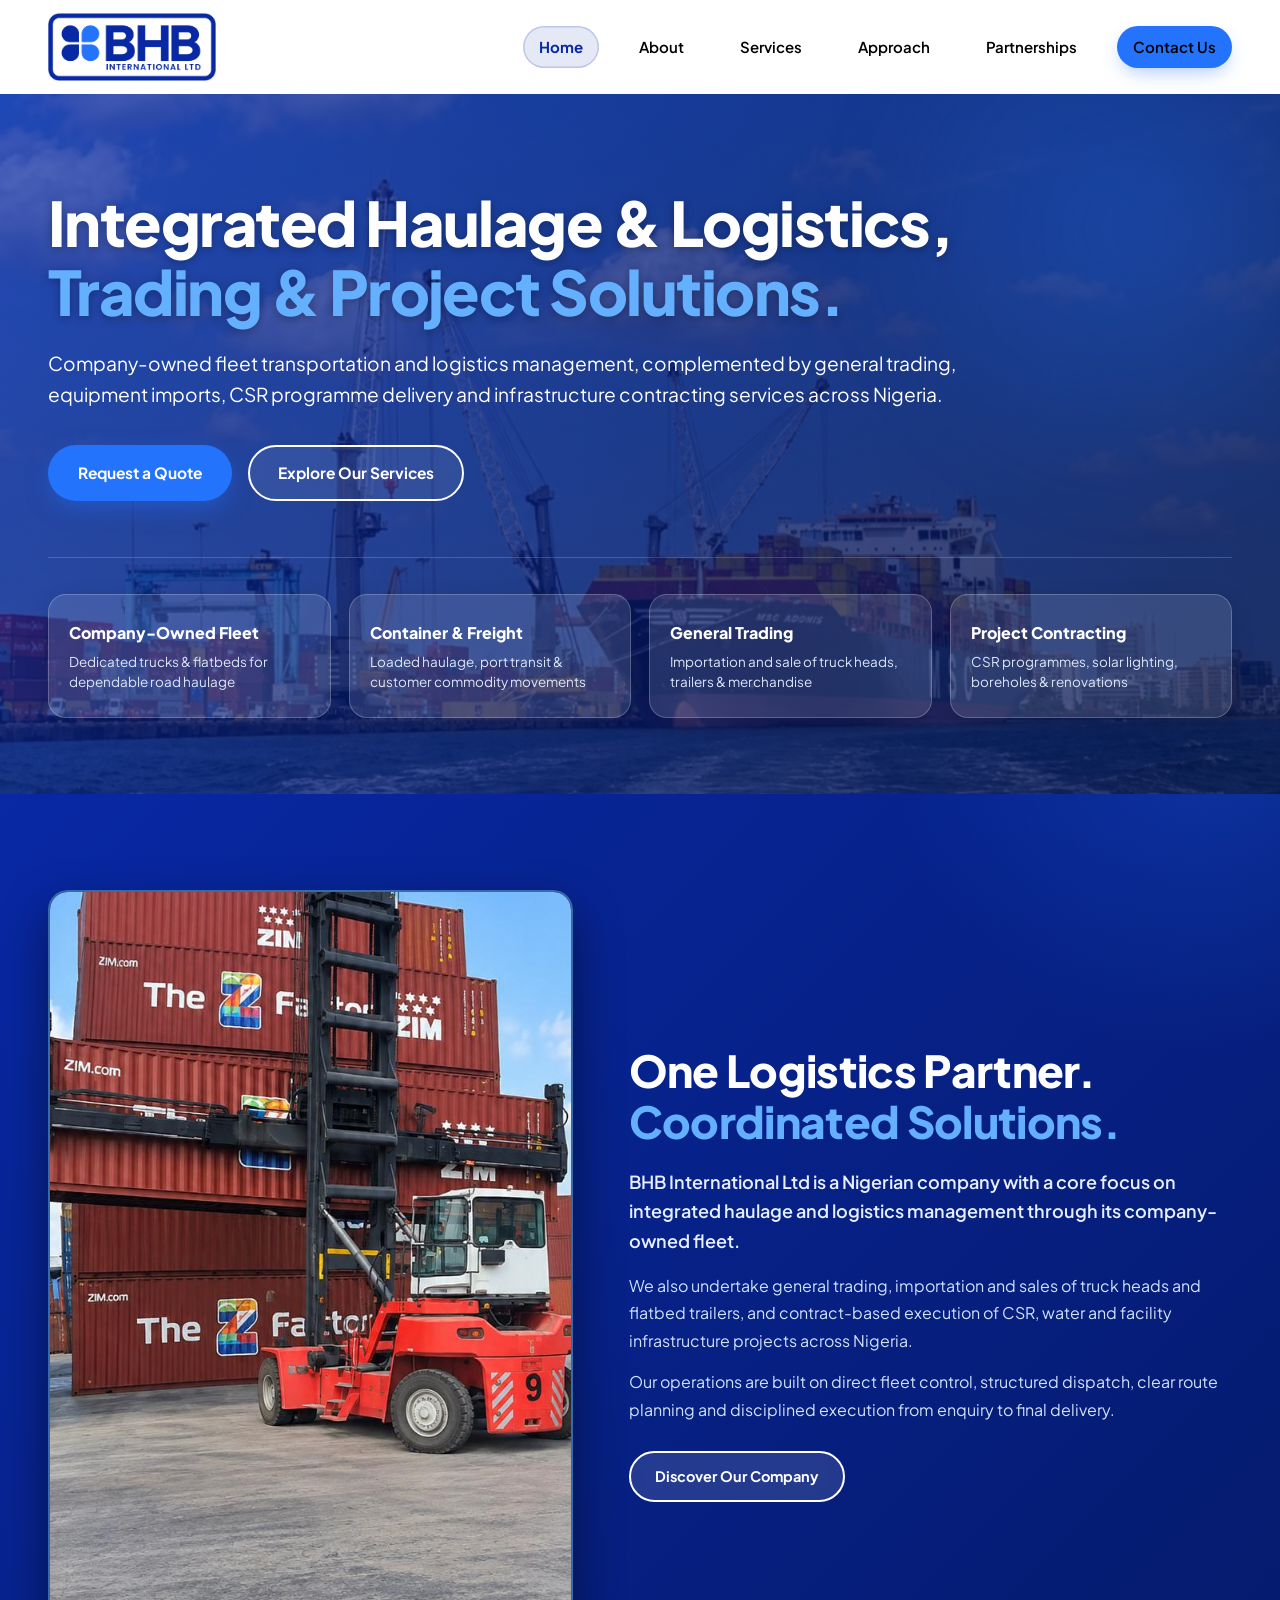
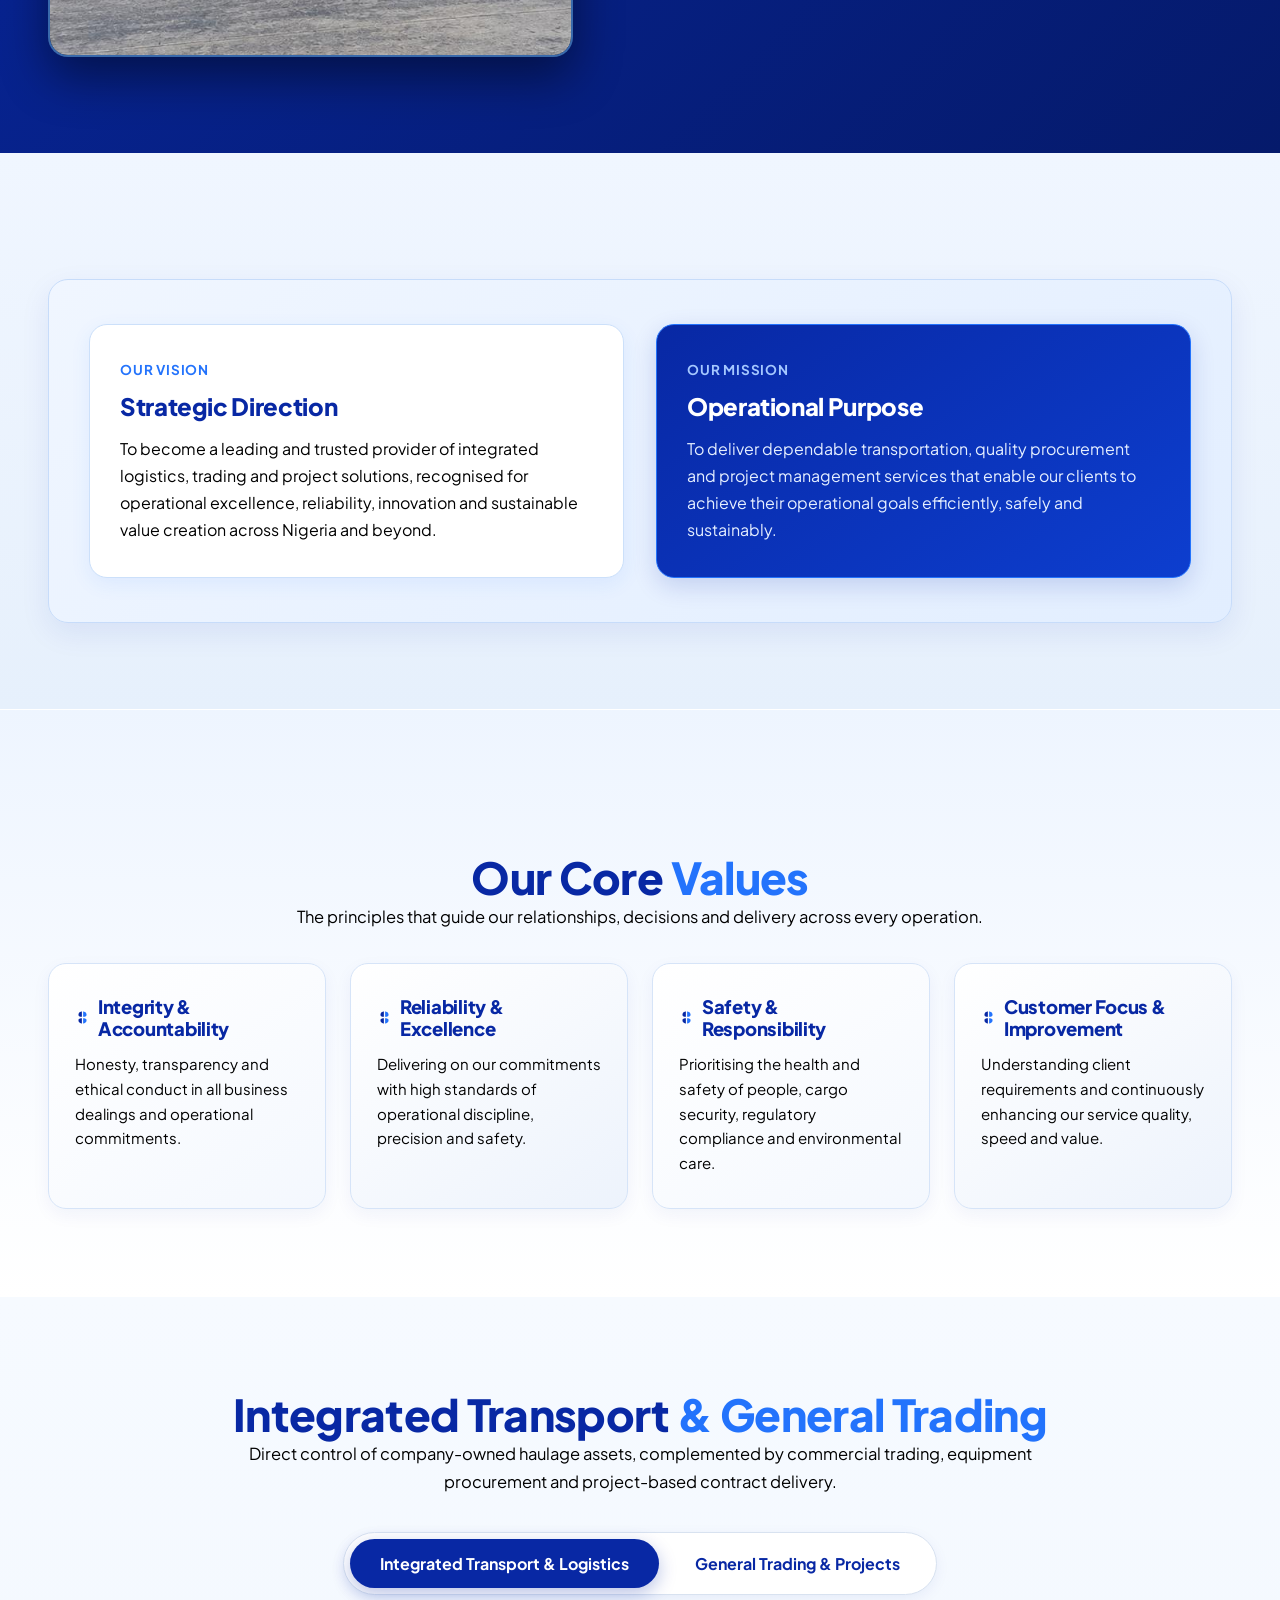
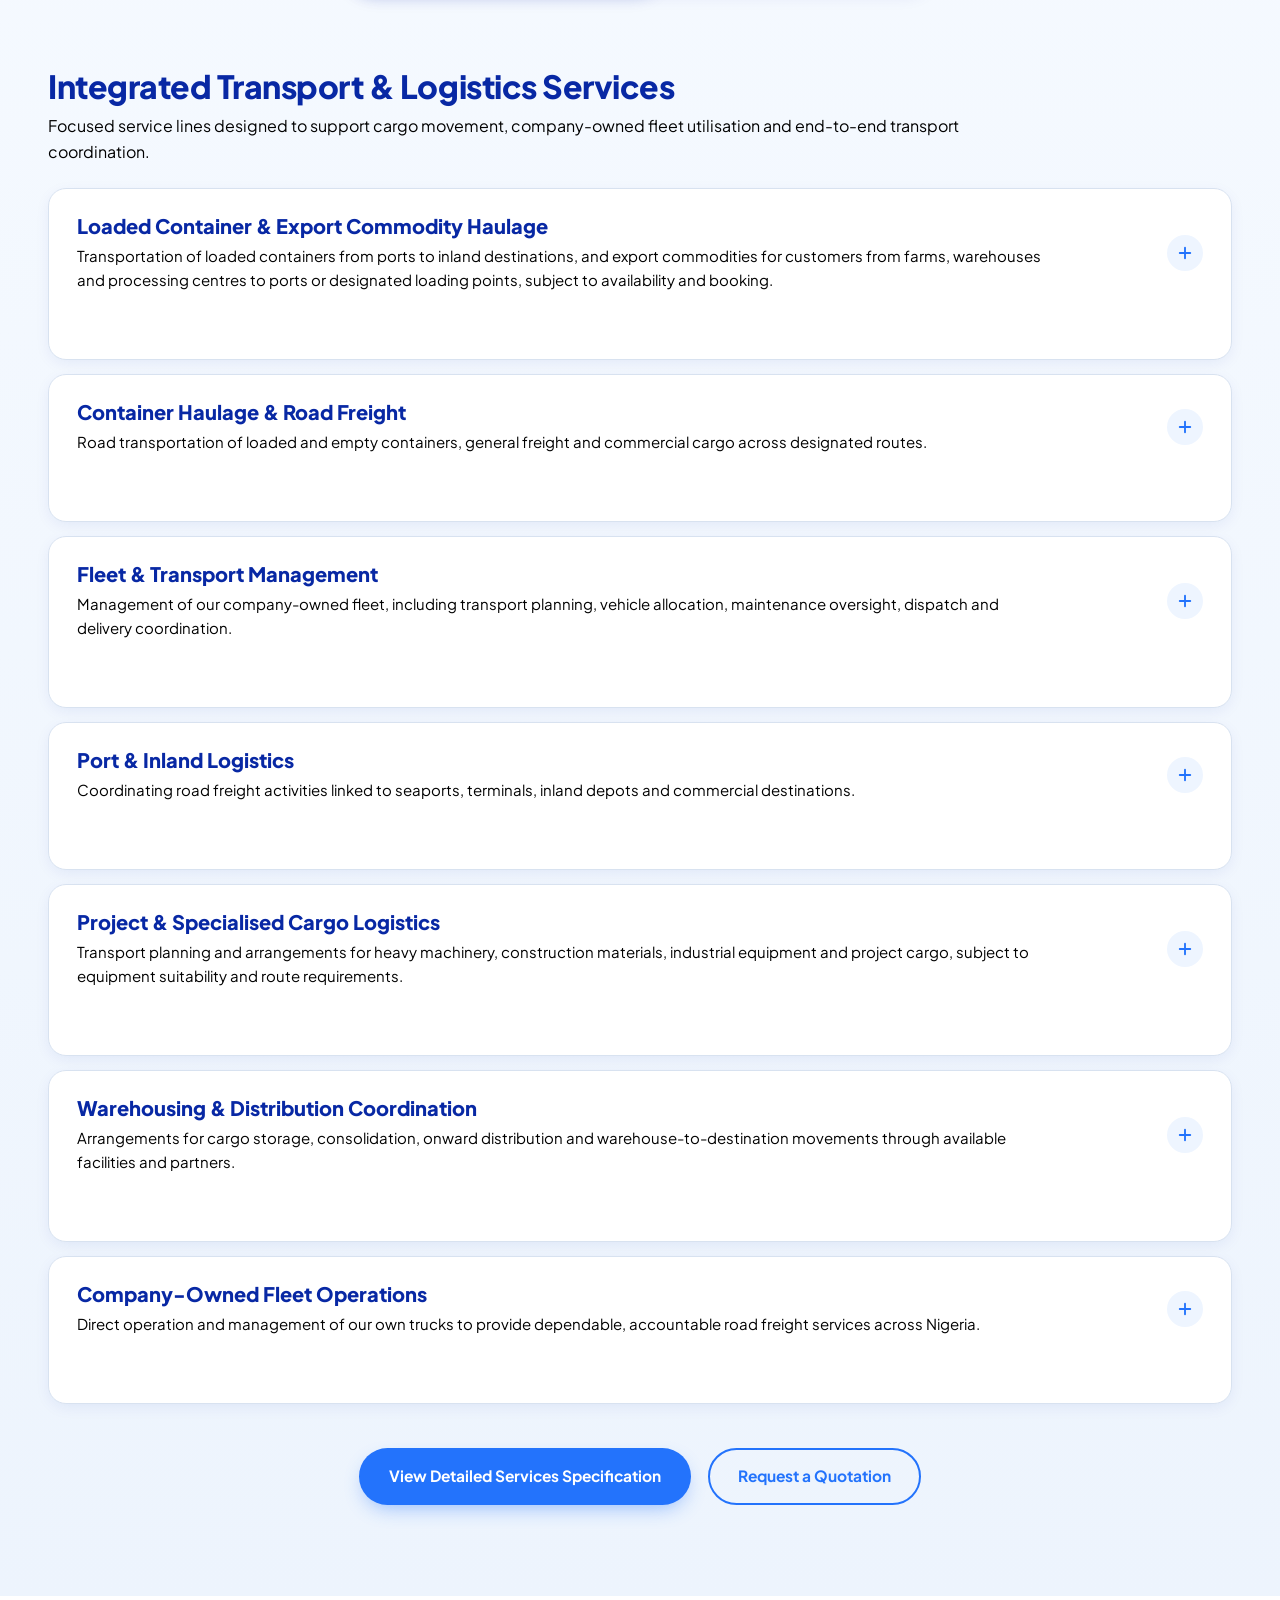
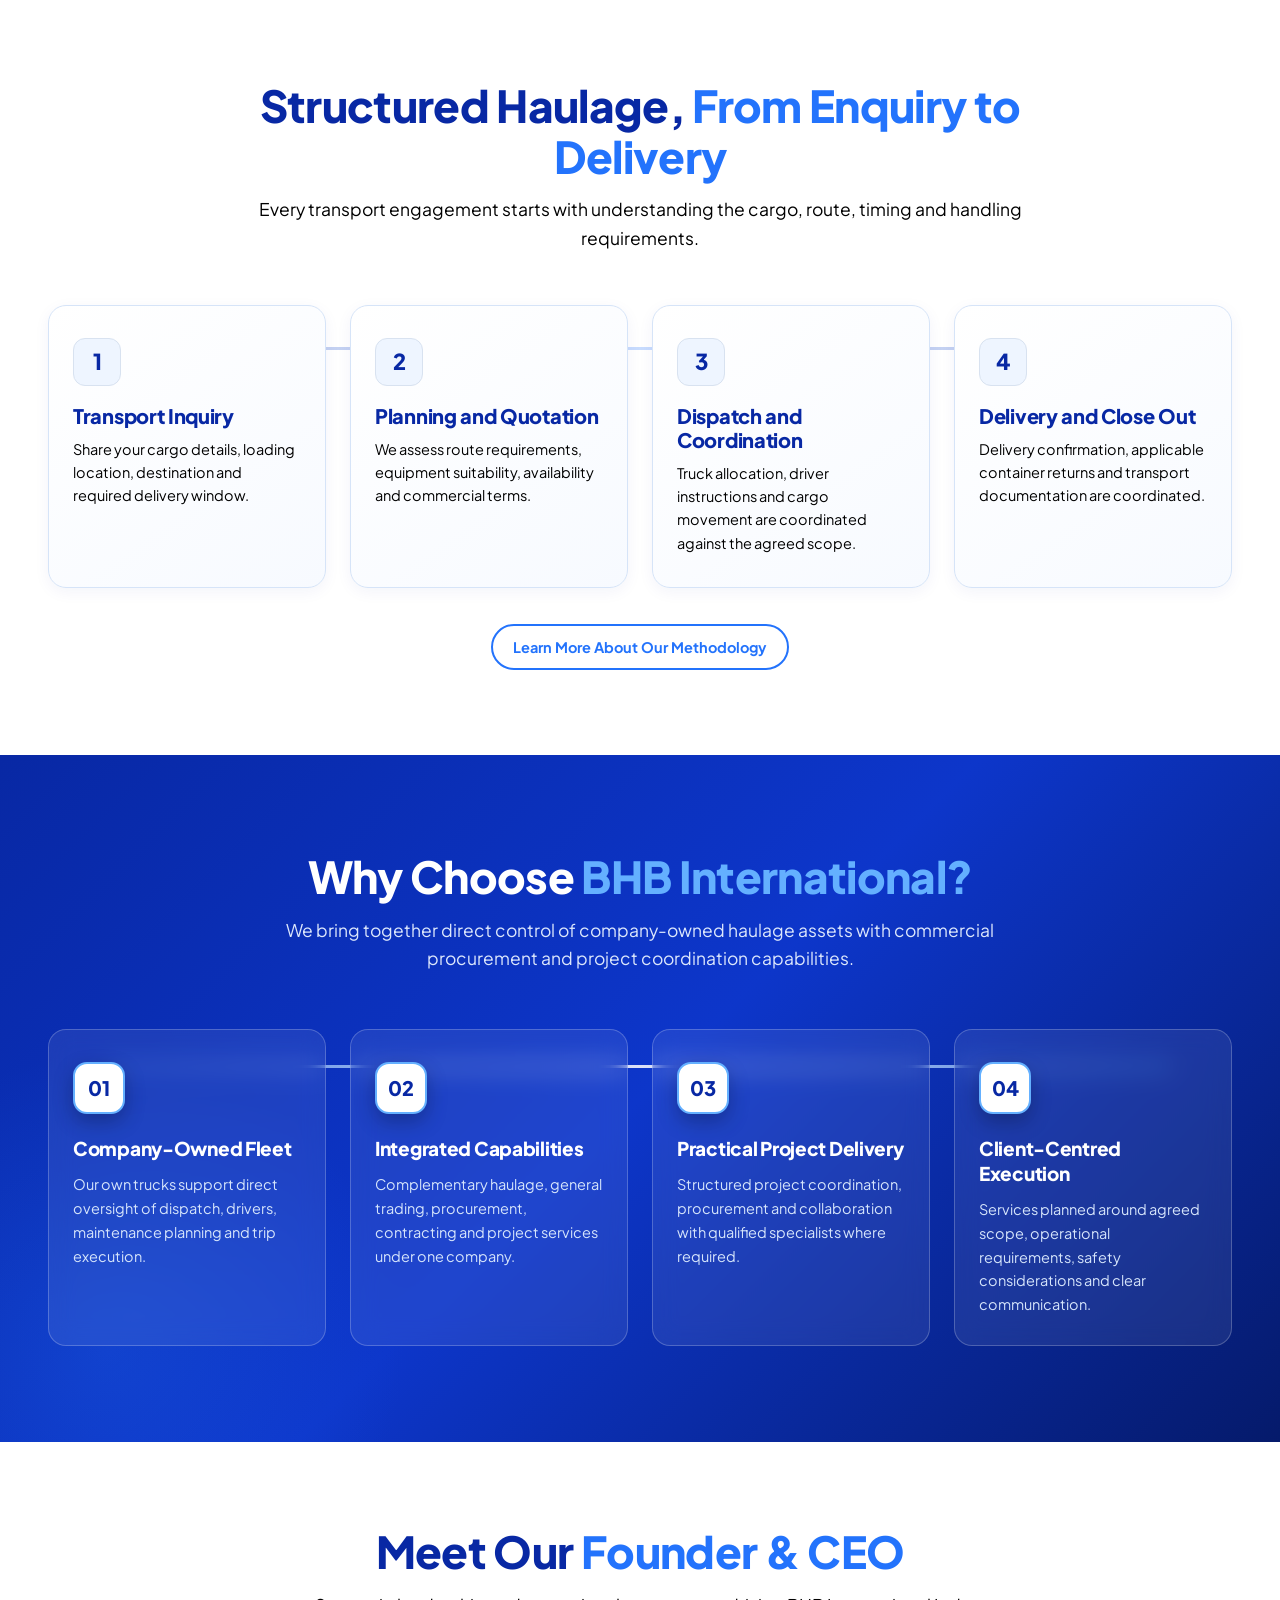
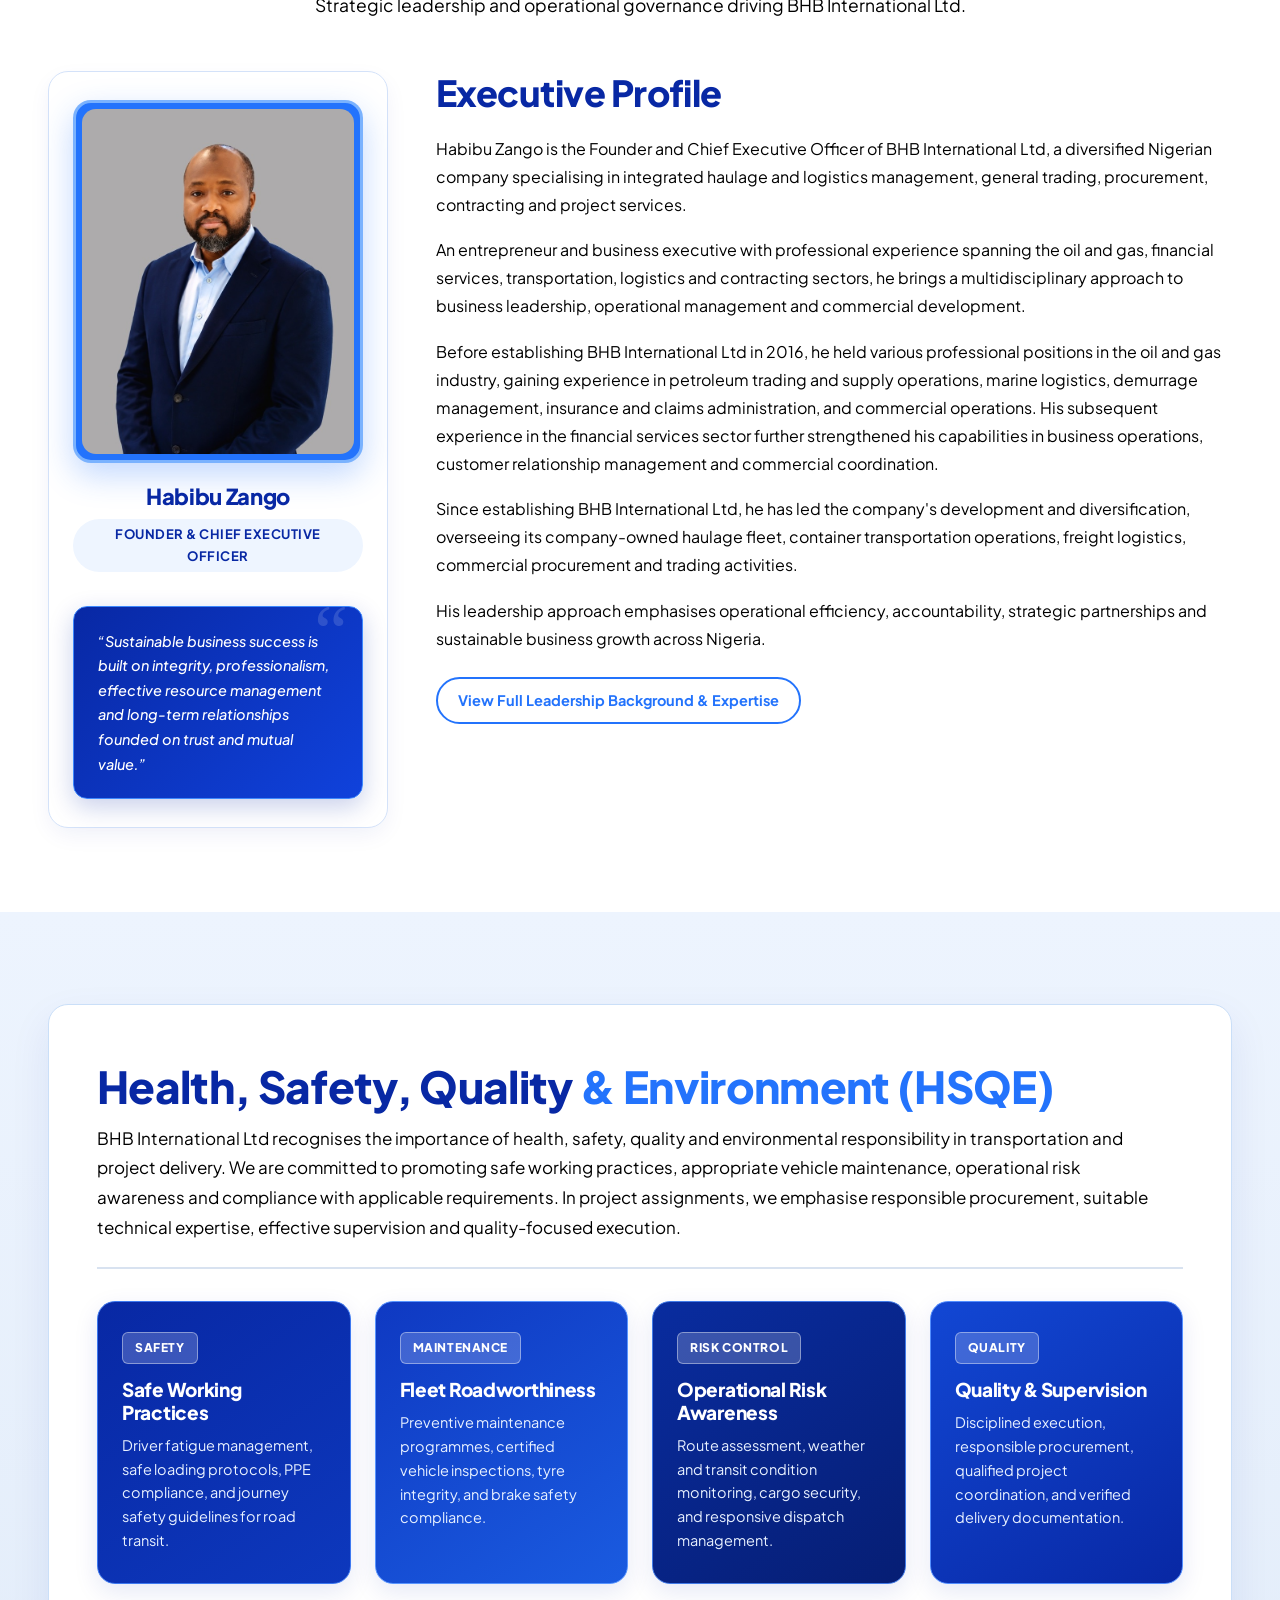
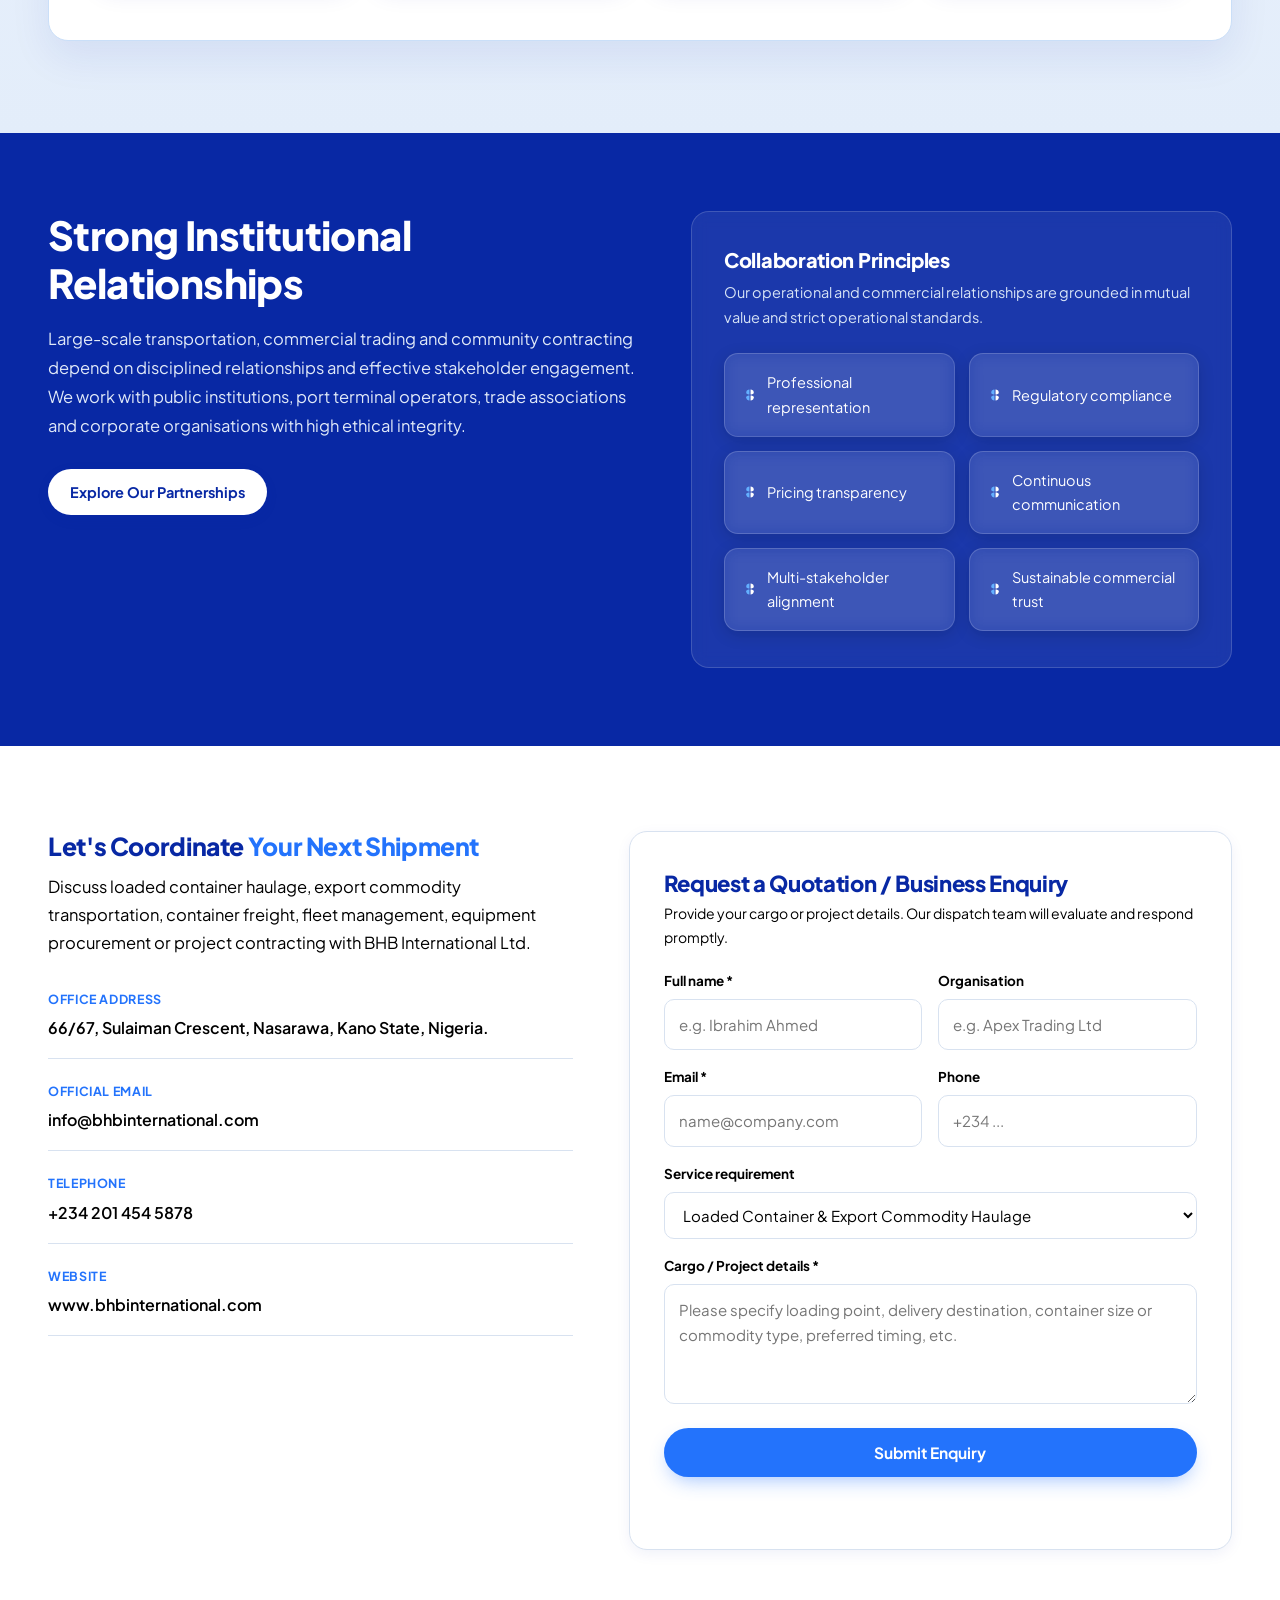
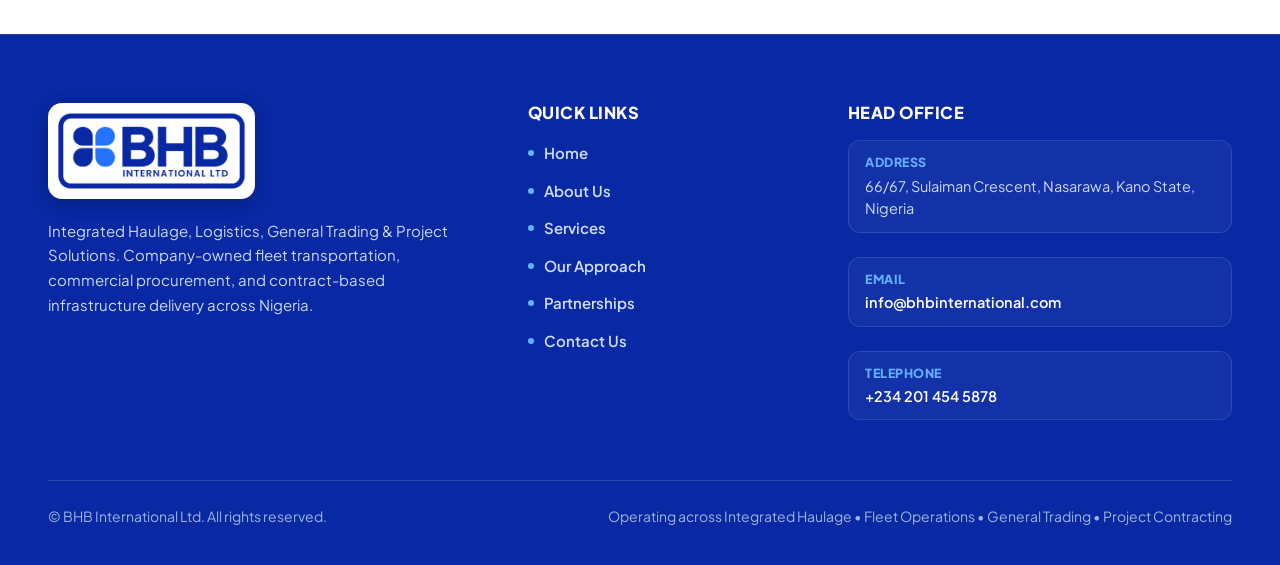
<file: site/index.html>
<!DOCTYPE html>
<html lang="en">
<head>
<meta charset="utf-8">
<meta name="viewport" content="width=device-width, initial-scale=1, viewport-fit=cover">
<meta name="color-scheme" content="light">
<title>BHB International Ltd | Integrated Haulage, Logistics, Trading &amp; Project Solutions</title>
<meta name="description" content="BHB International Ltd is a Nigerian company providing company-owned fleet haulage, container &amp; export commodity logistics, general trading, equipment imports and project services.">
<link rel="preconnect" href="https://fonts.googleapis.com">
<link rel="preconnect" href="https://fonts.gstatic.com" crossorigin>
<link href="https://fonts.googleapis.com/css2?family=Plus+Jakarta+Sans:wght@400;500;600;700;800&display=swap" rel="stylesheet">
<link rel="stylesheet" href="style.css">
<link rel="icon" type="image/png" href="images/favicon.png?v=2">
<link rel="icon" type="image/x-icon" href="images/favicon.ico?v=2">
<link rel="apple-touch-icon" href="images/favicon.png?v=2">
</head>
<body>
<a class="sr skip" href="#main">Skip to content</a>

<header class="nav">
  <div class="wrap">
    <a class="brand" href="index.html" aria-label="BHB International Ltd home">
      <img src="images/logo-clean.png" alt="BHB International Ltd logo" width="220" height="68">
    </a>
    <button class="burger" id="burger" aria-label="Open menu" aria-expanded="false" aria-controls="menu">
      <span></span><span></span><span></span>
    </button>
    <ul class="menu" id="menu">
      <li><a href="index.html">Home</a></li>
      <li><a href="about.html">About</a></li>
      <li><a href="services.html">Services</a></li>
      <li><a href="approach.html">Approach</a></li>
      <li><a href="partnerships.html">Partnerships</a></li>
      <li class="cta-d"><a class="btn blue sm" href="contact.html">Contact Us</a></li>
    </ul>
  </div>
</header>

<main id="main">
<!-- Hero Section with Background Port Image & Two-Colour Typography -->
<section class="hero home-hero">
  <div class="wrap">
    <div class="hero-content fade-up">
      <h1 class="hero-title">
        <span class="hero-hl-white">Integrated Haulage &amp; Logistics,</span><br>
        <span class="hero-hl-blue">Trading &amp; Project Solutions.</span>
      </h1>
      <p class="hero-desc">Company-owned fleet transportation and logistics management, complemented by general trading, equipment imports, CSR programme delivery and infrastructure contracting services across Nigeria.</p>
      <div class="hero-btns">
        <a class="btn blue" href="contact.html">Request a Quote</a>
        <a class="btn line-white" href="services.html">Explore Our Services</a>
      </div>
    </div>

    <!-- Balanced 4-Fact Bar -->
    <div class="facts-banner reveal">
      <div class="fact-card">
        <b>Company-Owned Fleet</b>
        <span>Dedicated trucks &amp; flatbeds for dependable road haulage</span>
      </div>
      <div class="fact-card">
        <b>Container &amp; Freight</b>
        <span>Loaded haulage, port transit &amp; customer commodity movements</span>
      </div>
      <div class="fact-card">
        <b>General Trading</b>
        <span>Importation and sale of truck heads, trailers &amp; merchandise</span>
      </div>
      <div class="fact-card">
        <b>Project Contracting</b>
        <span>CSR programmes, solar lighting, boreholes &amp; renovations</span>
      </div>
    </div>
  </div>
</section>

<!-- One Logistics Partner — Distinctive Rich Blue Section -->
<section id="about" class="one-partner-section reveal">
  <div class="wrap">
    <div class="split">
      <div class="photo-wrap">
        <img src="images/yard.jpg" alt="Container handler stacking shipping containers in a terminal yard" width="580" height="420">
      </div>
      <div class="about-text">
        <h2>
          <span class="text-brand-dark">One Logistics Partner.</span><br>
          <span class="text-brand-blue">Coordinated Solutions.</span>
        </h2>
        <p class="sub">BHB International Ltd is a Nigerian company with a core focus on integrated haulage and logistics management through its company-owned fleet.</p>
        <p>We also undertake general trading, importation and sales of truck heads and flatbed trailers, and contract-based execution of CSR, water and facility infrastructure projects across Nigeria.</p>
        <p>Our operations are built on direct fleet control, structured dispatch, clear route planning and disciplined execution from enquiry to final delivery.</p>
        <div style="margin-top:28px">
          <a class="btn line-white sm" href="about.html">Discover Our Company</a>
        </div>
      </div>
    </div>
  </div>
</section>

<!-- Vision & Mission (More Colourful & Distinct with Brand Accents) -->
<section id="vision-mission" class="vm-section reveal">
  <div class="wrap">
    <div class="mv-corporate-grid">
      <div class="mv-col">
        <div class="mv-kicker">Our Vision</div>
        <h3 class="mv-title">Strategic Direction</h3>
        <p class="mv-desc">To become a leading and trusted provider of integrated logistics, trading and project solutions, recognised for operational excellence, reliability, innovation and sustainable value creation across Nigeria and beyond.</p>
      </div>
      <div class="mv-divider-vertical" aria-hidden="true"></div>
      <div class="mv-col">
        <div class="mv-kicker">Our Mission</div>
        <h3 class="mv-title">Operational Purpose</h3>
        <p class="mv-desc">To deliver dependable transportation, quality procurement and project management services that enable our clients to achieve their operational goals efficiently, safely and sustainably.</p>
      </div>
    </div>
  </div>
</section>

<!-- Core Values — 4-Grid with Brand-Inspired 4-Petal Icons -->
<section id="core-values" class="values-section reveal">
  <div class="wrap">
    <div class="values-head">
      <h2 class="h2"><span class="text-brand-dark">Our Core</span> <span class="text-brand-blue">Values</span></h2>
      <p class="sub">The principles that guide our relationships, decisions and delivery across every operation.</p>
    </div>

    <div class="values-4grid reveal-stagger">
      <div class="val-card">
        <h4>Integrity &amp; Accountability</h4>
        <p>Honesty, transparency and ethical conduct in all business dealings and operational commitments.</p>
      </div>
      <div class="val-card">
        <h4>Reliability &amp; Excellence</h4>
        <p>Delivering on our commitments with high standards of operational discipline, precision and safety.</p>
      </div>
      <div class="val-card">
        <h4>Safety &amp; Responsibility</h4>
        <p>Prioritising the health and safety of people, cargo security, regulatory compliance and environmental care.</p>
      </div>
      <div class="val-card">
        <h4>Customer Focus &amp; Improvement</h4>
        <p>Understanding client requirements and continuously enhancing our service quality, speed and value.</p>
      </div>
    </div>
  </div>
</section>

<!-- Redesigned Main Services Section with Central Two-Category Tab Selector -->
<section id="services" class="services-home-section reveal">
  <div class="wrap">
    <div class="services-section-head">
      <h2 class="h2"><span class="text-brand-dark">Integrated Transport</span> <span class="text-brand-blue">&amp; General Trading</span></h2>
      <p class="sub">Direct control of company-owned haulage assets, complemented by commercial trading, equipment procurement and project-based contract delivery.</p>
    </div>

    <!-- Central Two-Category Selector -->
    <div class="svc-tab-nav-wrap">
      <div class="svc-tab-nav" role="tablist" aria-label="Service Categories">
        <button type="button" class="svc-cat-tab active" role="tab" id="tab-transport" aria-selected="true" aria-controls="panel-transport">
          <span>Integrated Transport &amp; Logistics</span>
        </button>
        <button type="button" class="svc-cat-tab" role="tab" id="tab-trading" aria-selected="false" aria-controls="panel-trading" tabindex="-1">
          <span>General Trading &amp; Projects</span>
        </button>
      </div>
    </div>

    <!-- Category Panels (Switch In Place Without Scrolling) -->
    <div class="svc-tab-panels">
      <!-- PANEL 1: INTEGRATED TRANSPORT & LOGISTICS SERVICES -->
      <div id="panel-transport" class="svc-tab-panel active" role="tabpanel" aria-labelledby="tab-transport">
        <div class="division-intro-head">
          <h3 class="division-main-title">Integrated Transport &amp; Logistics Services</h3>
          <p class="division-subtitle">Focused service lines designed to support cargo movement, company-owned fleet utilisation and end-to-end transport coordination.</p>
        </div>

        <div class="svc-accordion-list">
          <!-- 1. Loaded Container & Export Commodity Haulage -->
          <div class="svc-accordion-item">
            <button type="button" class="svc-accordion-header" aria-expanded="false">
              <div class="svc-accordion-title-wrap">
                <div class="svc-accordion-title">Loaded Container &amp; Export Commodity Haulage</div>
                <p class="svc-accordion-desc">Transportation of loaded containers from ports to inland destinations, and export commodities for customers from farms, warehouses and processing centres to ports or designated loading points, subject to availability and booking.</p>
              </div>
              <span class="svc-accordion-icon" aria-hidden="true">
                <svg width="18" height="18" viewBox="0 0 24 24" fill="none" stroke="currentColor" stroke-width="2.5" stroke-linecap="round" stroke-linejoin="round"><line x1="12" y1="5" x2="12" y2="19"></line><line x1="5" y1="12" x2="19" y2="12"></line></svg>
              </span>
            </button>
            <div class="svc-accordion-content">
              <div class="svc-accordion-inner">
                <div class="svc-scope-heading">Key Capabilities &amp; Scope</div>
                <ul class="svc-scope-list">
                  <li>Loaded container transportation</li>
                  <li>Customer-requested export commodity haulage</li>
                  <li>Bulk and containerised commodities</li>
                  <li>Export cargo collection and port delivery</li>
                </ul>
              </div>
            </div>
          </div>

          <!-- 2. Container Haulage & Road Freight -->
          <div class="svc-accordion-item">
            <button type="button" class="svc-accordion-header" aria-expanded="false">
              <div class="svc-accordion-title-wrap">
                <div class="svc-accordion-title">Container Haulage &amp; Road Freight</div>
                <p class="svc-accordion-desc">Road transportation of loaded and empty containers, general freight and commercial cargo across designated routes.</p>
              </div>
              <span class="svc-accordion-icon" aria-hidden="true">
                <svg width="18" height="18" viewBox="0 0 24 24" fill="none" stroke="currentColor" stroke-width="2.5" stroke-linecap="round" stroke-linejoin="round"><line x1="12" y1="5" x2="12" y2="19"></line><line x1="5" y1="12" x2="19" y2="12"></line></svg>
              </span>
            </button>
            <div class="svc-accordion-content">
              <div class="svc-accordion-inner">
                <div class="svc-scope-heading">Key Capabilities &amp; Scope</div>
                <ul class="svc-scope-list">
                  <li>Full-container transportation</li>
                  <li>Inland container movements</li>
                  <li>Empty container returns</li>
                  <li>Warehouse and terminal deliveries</li>
                </ul>
              </div>
            </div>
          </div>

          <!-- 3. Fleet & Transport Management -->
          <div class="svc-accordion-item">
            <button type="button" class="svc-accordion-header" aria-expanded="false">
              <div class="svc-accordion-title-wrap">
                <div class="svc-accordion-title">Fleet &amp; Transport Management</div>
                <p class="svc-accordion-desc">Management of our company-owned fleet, including transport planning, vehicle allocation, maintenance oversight, dispatch and delivery coordination.</p>
              </div>
              <span class="svc-accordion-icon" aria-hidden="true">
                <svg width="18" height="18" viewBox="0 0 24 24" fill="none" stroke="currentColor" stroke-width="2.5" stroke-linecap="round" stroke-linejoin="round"><line x1="12" y1="5" x2="12" y2="19"></line><line x1="5" y1="12" x2="19" y2="12"></line></svg>
              </span>
            </button>
            <div class="svc-accordion-content">
              <div class="svc-accordion-inner">
                <div class="svc-scope-heading">Key Capabilities &amp; Scope</div>
                <ul class="svc-scope-list">
                  <li>Company-owned truck allocation</li>
                  <li>Driver and trip coordination</li>
                  <li>Fleet scheduling and preventive maintenance</li>
                  <li>Transport performance monitoring</li>
                </ul>
              </div>
            </div>
          </div>

          <!-- 4. Port & Inland Logistics -->
          <div class="svc-accordion-item">
            <button type="button" class="svc-accordion-header" aria-expanded="false">
              <div class="svc-accordion-title-wrap">
                <div class="svc-accordion-title">Port &amp; Inland Logistics</div>
                <p class="svc-accordion-desc">Coordinating road freight activities linked to seaports, terminals, inland depots and commercial destinations.</p>
              </div>
              <span class="svc-accordion-icon" aria-hidden="true">
                <svg width="18" height="18" viewBox="0 0 24 24" fill="none" stroke="currentColor" stroke-width="2.5" stroke-linecap="round" stroke-linejoin="round"><line x1="12" y1="5" x2="12" y2="19"></line><line x1="5" y1="12" x2="19" y2="12"></line></svg>
              </span>
            </button>
            <div class="svc-accordion-content">
              <div class="svc-accordion-inner">
                <div class="svc-scope-heading">Key Capabilities &amp; Scope</div>
                <ul class="svc-scope-list">
                  <li>Terminal pickup coordination</li>
                  <li>Port-to-inland deliveries</li>
                  <li>Container positioning and returns</li>
                  <li>Coordination with forwarding agents</li>
                </ul>
              </div>
            </div>
          </div>

          <!-- 5. Project & Specialised Cargo Logistics -->
          <div class="svc-accordion-item">
            <button type="button" class="svc-accordion-header" aria-expanded="false">
              <div class="svc-accordion-title-wrap">
                <div class="svc-accordion-title">Project &amp; Specialised Cargo Logistics</div>
                <p class="svc-accordion-desc">Transport planning and arrangements for heavy machinery, construction materials, industrial equipment and project cargo, subject to equipment suitability and route requirements.</p>
              </div>
              <span class="svc-accordion-icon" aria-hidden="true">
                <svg width="18" height="18" viewBox="0 0 24 24" fill="none" stroke="currentColor" stroke-width="2.5" stroke-linecap="round" stroke-linejoin="round"><line x1="12" y1="5" x2="12" y2="19"></line><line x1="5" y1="12" x2="19" y2="12"></line></svg>
              </span>
            </button>
            <div class="svc-accordion-content">
              <div class="svc-accordion-inner">
                <div class="svc-scope-heading">Key Capabilities &amp; Scope</div>
                <ul class="svc-scope-list">
                  <li>Equipment movement planning</li>
                  <li>Flatbed transport coordination</li>
                  <li>Project material deliveries</li>
                </ul>
              </div>
            </div>
          </div>

          <!-- 6. Warehousing & Distribution Coordination -->
          <div class="svc-accordion-item">
            <button type="button" class="svc-accordion-header" aria-expanded="false">
              <div class="svc-accordion-title-wrap">
                <div class="svc-accordion-title">Warehousing &amp; Distribution Coordination</div>
                <p class="svc-accordion-desc">Arrangements for cargo storage, consolidation, onward distribution and warehouse-to-destination movements through available facilities and partners.</p>
              </div>
              <span class="svc-accordion-icon" aria-hidden="true">
                <svg width="18" height="18" viewBox="0 0 24 24" fill="none" stroke="currentColor" stroke-width="2.5" stroke-linecap="round" stroke-linejoin="round"><line x1="12" y1="5" x2="12" y2="19"></line><line x1="5" y1="12" x2="19" y2="12"></line></svg>
              </span>
            </button>
            <div class="svc-accordion-content">
              <div class="svc-accordion-inner">
                <div class="svc-scope-heading">Key Capabilities &amp; Scope</div>
                <ul class="svc-scope-list">
                  <li>Storage coordination</li>
                  <li>Cargo distribution planning</li>
                  <li>Warehouse dispatch logistics</li>
                </ul>
              </div>
            </div>
          </div>

          <!-- 7. Company-Owned Fleet Operations -->
          <div class="svc-accordion-item">
            <button type="button" class="svc-accordion-header" aria-expanded="false">
              <div class="svc-accordion-title-wrap">
                <div class="svc-accordion-title">Company-Owned Fleet Operations</div>
                <p class="svc-accordion-desc">Direct operation and management of our own trucks to provide dependable, accountable road freight services across Nigeria.</p>
              </div>
              <span class="svc-accordion-icon" aria-hidden="true">
                <svg width="18" height="18" viewBox="0 0 24 24" fill="none" stroke="currentColor" stroke-width="2.5" stroke-linecap="round" stroke-linejoin="round"><line x1="12" y1="5" x2="12" y2="19"></line><line x1="5" y1="12" x2="19" y2="12"></line></svg>
              </span>
            </button>
            <div class="svc-accordion-content">
              <div class="svc-accordion-inner">
                <div class="svc-scope-heading">Key Capabilities &amp; Scope</div>
                <ul class="svc-scope-list">
                  <li>Company-owned fleet deployment</li>
                  <li>Driver and dispatch supervision</li>
                  <li>Vehicle maintenance coordination</li>
                  <li>End-to-end trip oversight</li>
                </ul>
              </div>
            </div>
          </div>
        </div>
      </div>

      <!-- PANEL 2: GENERAL TRADING, CONTRACTING & PROJECT SERVICES -->
      <div id="panel-trading" class="svc-tab-panel" role="tabpanel" aria-labelledby="tab-trading" hidden>
        <div class="division-intro-head">
          <h3 class="division-main-title">General Trading, Contracting &amp; Project Services</h3>
          <p class="division-subtitle">Beyond haulage, BHB International undertakes commercial supply, project-based contracts and community infrastructure assignments tailored to client requirements.</p>
        </div>

        <div class="svc-accordion-list">
          <!-- 1. General Trading & Merchandise -->
          <div class="svc-accordion-item">
            <button type="button" class="svc-accordion-header" aria-expanded="false">
              <div class="svc-accordion-title-wrap">
                <div class="svc-accordion-title">General Trading &amp; Merchandise</div>
                <p class="svc-accordion-desc">Buying, selling and supplying general merchandise, consumables, equipment and other goods for commercial and institutional customers.</p>
              </div>
              <span class="svc-accordion-icon" aria-hidden="true">
                <svg width="18" height="18" viewBox="0 0 24 24" fill="none" stroke="currentColor" stroke-width="2.5" stroke-linecap="round" stroke-linejoin="round"><line x1="12" y1="5" x2="12" y2="19"></line><line x1="5" y1="12" x2="19" y2="12"></line></svg>
              </span>
            </button>
            <div class="svc-accordion-content">
              <div class="svc-accordion-inner">
                <div class="svc-scope-heading">Key Capabilities &amp; Scope</div>
                <ul class="svc-scope-list">
                  <li>Commercial merchandise supply</li>
                  <li>Consumables and equipment procurement</li>
                  <li>Institutional supply contracts</li>
                </ul>
              </div>
            </div>
          </div>

          <!-- 2. Truck Heads & Flatbed Trailers -->
          <div class="svc-accordion-item">
            <button type="button" class="svc-accordion-header" aria-expanded="false">
              <div class="svc-accordion-title-wrap">
                <div class="svc-accordion-title">Truck Heads &amp; Flatbed Trailers</div>
                <p class="svc-accordion-desc">Importation, purchase and sale of truck tractor heads, flatbed trailers and related transport equipment. This trading activity is distinct from our company-owned haulage fleet.</p>
              </div>
              <span class="svc-accordion-icon" aria-hidden="true">
                <svg width="18" height="18" viewBox="0 0 24 24" fill="none" stroke="currentColor" stroke-width="2.5" stroke-linecap="round" stroke-linejoin="round"><line x1="12" y1="5" x2="12" y2="19"></line><line x1="5" y1="12" x2="19" y2="12"></line></svg>
              </span>
            </button>
            <div class="svc-accordion-content">
              <div class="svc-accordion-inner">
                <div class="svc-scope-heading">Key Capabilities &amp; Scope</div>
                <ul class="svc-scope-list">
                  <li>Direct importation of truck tractor heads</li>
                  <li>Flatbed trailer supply and sales</li>
                  <li>Heavy-duty commercial vehicle procurement</li>
                </ul>
              </div>
            </div>
          </div>

          <!-- 3. CSR & Empowerment Programmes -->
          <div class="svc-accordion-item">
            <button type="button" class="svc-accordion-header" aria-expanded="false">
              <div class="svc-accordion-title-wrap">
                <div class="svc-accordion-title">CSR &amp; Empowerment Programmes</div>
                <p class="svc-accordion-desc">Contract-based planning, procurement, coordination and implementation of skills acquisition, livelihood support and community empowerment programmes for corporate and institutional clients.</p>
              </div>
              <span class="svc-accordion-icon" aria-hidden="true">
                <svg width="18" height="18" viewBox="0 0 24 24" fill="none" stroke="currentColor" stroke-width="2.5" stroke-linecap="round" stroke-linejoin="round"><line x1="12" y1="5" x2="12" y2="19"></line><line x1="5" y1="12" x2="19" y2="12"></line></svg>
              </span>
            </button>
            <div class="svc-accordion-content">
              <div class="svc-accordion-inner">
                <div class="svc-scope-heading">Key Capabilities &amp; Scope</div>
                <ul class="svc-scope-list">
                  <li>Vocational equipment procurement</li>
                  <li>Community empowerment delivery</li>
                  <li>Socio-economic impact initiatives</li>
                </ul>
              </div>
            </div>
          </div>

          <!-- 4. Solar Street Lighting -->
          <div class="svc-accordion-item">
            <button type="button" class="svc-accordion-header" aria-expanded="false">
              <div class="svc-accordion-title-wrap">
                <div class="svc-accordion-title">Solar Street Lighting</div>
                <p class="svc-accordion-desc">Project coordination, supply and installation arrangements for solar-powered street lighting and related community electrification initiatives.</p>
              </div>
              <span class="svc-accordion-icon" aria-hidden="true">
                <svg width="18" height="18" viewBox="0 0 24 24" fill="none" stroke="currentColor" stroke-width="2.5" stroke-linecap="round" stroke-linejoin="round"><line x1="12" y1="5" x2="12" y2="19"></line><line x1="5" y1="12" x2="19" y2="12"></line></svg>
              </span>
            </button>
            <div class="svc-accordion-content">
              <div class="svc-accordion-inner">
                <div class="svc-scope-heading">Key Capabilities &amp; Scope</div>
                <ul class="svc-scope-list">
                  <li>Solar-powered street lighting supply</li>
                  <li>Installation planning and coordination</li>
                  <li>Community lighting infrastructure</li>
                </ul>
              </div>
            </div>
          </div>

          <!-- 5. School & Facility Renovation -->
          <div class="svc-accordion-item">
            <button type="button" class="svc-accordion-header" aria-expanded="false">
              <div class="svc-accordion-title-wrap">
                <div class="svc-accordion-title">School &amp; Facility Renovation</div>
                <p class="svc-accordion-desc">Renovation, rehabilitation and upgrading of schools, classrooms and community facilities, including civil and related improvement works.</p>
              </div>
              <span class="svc-accordion-icon" aria-hidden="true">
                <svg width="18" height="18" viewBox="0 0 24 24" fill="none" stroke="currentColor" stroke-width="2.5" stroke-linecap="round" stroke-linejoin="round"><line x1="12" y1="5" x2="12" y2="19"></line><line x1="5" y1="12" x2="19" y2="12"></line></svg>
              </span>
            </button>
            <div class="svc-accordion-content">
              <div class="svc-accordion-inner">
                <div class="svc-scope-heading">Key Capabilities &amp; Scope</div>
                <ul class="svc-scope-list">
                  <li>Educational facility rehabilitation</li>
                  <li>Classroom upgrade and civil repairs</li>
                  <li>Community building renovations</li>
                </ul>
              </div>
            </div>
          </div>

          <!-- 6. Boreholes & Water Treatment -->
          <div class="svc-accordion-item">
            <button type="button" class="svc-accordion-header" aria-expanded="false">
              <div class="svc-accordion-title-wrap">
                <div class="svc-accordion-title">Boreholes &amp; Water Treatment</div>
                <p class="svc-accordion-desc">Borehole development, water supply infrastructure and water treatment project coordination to improve access to dependable water services.</p>
              </div>
              <span class="svc-accordion-icon" aria-hidden="true">
                <svg width="18" height="18" viewBox="0 0 24 24" fill="none" stroke="currentColor" stroke-width="2.5" stroke-linecap="round" stroke-linejoin="round"><line x1="12" y1="5" x2="12" y2="19"></line><line x1="5" y1="12" x2="19" y2="12"></line></svg>
              </span>
            </button>
            <div class="svc-accordion-content">
              <div class="svc-accordion-inner">
                <div class="svc-scope-heading">Key Capabilities &amp; Scope</div>
                <ul class="svc-scope-list">
                  <li>Borehole drilling and pump installation</li>
                  <li>Water reticulation and storage setups</li>
                  <li>Community water facility delivery</li>
                </ul>
              </div>
            </div>
          </div>
        </div>
      </div>
    </div>

    <div style="text-align:center;margin-top:44px">
      <a class="btn blue" href="services.html">View Detailed Services Specification</a>
      <a class="btn line" href="contact.html" style="margin-left:14px">Request a Quotation</a>
    </div>
  </div>
</section>

<!-- Operating Approach — Exactly Four Steps, Evenly Balanced -->
<section id="approach" class="white reveal">
  <div class="wrap">
    <div class="head">
      <h2 class="h2"><span class="text-brand-dark">Structured Haulage,</span> <span class="text-brand-blue">From Enquiry to Delivery</span></h2>
      <p class="sub">Every transport engagement starts with understanding the cargo, route, timing and handling requirements.</p>
    </div>

    <div class="steps-4grid reveal-stagger">
      <div class="step-card">
        <div class="step-number">1</div>
        <h3>Transport Inquiry</h3>
        <p>Share your cargo details, loading location, destination and required delivery window.</p>
      </div>

      <div class="step-card">
        <div class="step-number">2</div>
        <h3>Planning and Quotation</h3>
        <p>We assess route requirements, equipment suitability, availability and commercial terms.</p>
      </div>

      <div class="step-card">
        <div class="step-number">3</div>
        <h3>Dispatch and Coordination</h3>
        <p>Truck allocation, driver instructions and cargo movement are coordinated against the agreed scope.</p>
      </div>

      <div class="step-card">
        <div class="step-number">4</div>
        <h3>Delivery and Close Out</h3>
        <p>Delivery confirmation, applicable container returns and transport documentation are coordinated.</p>
      </div>
    </div>

    <div style="margin-top:36px;text-align:center">
      <a class="btn line sm" href="approach.html">Learn More About Our Methodology</a>
    </div>
  </div>
</section>

<!-- Why Choose BHB International (Horizontal Connected Advantage Framework) -->
<section id="why-bhb" class="advantage-framework-section reveal">
  <div class="wrap">
    <div class="head">
      <h2 class="h2"><span class="text-brand-dark">Why Choose</span> <span class="text-brand-blue">BHB International?</span></h2>
      <p class="sub">We bring together direct control of company-owned haulage assets with commercial procurement and project coordination capabilities.</p>
    </div>

    <div class="advantage-track reveal-stagger">
      <div class="advantage-node">
        <div class="advantage-num">01</div>
        <h4>Company-Owned Fleet</h4>
        <p>Our own trucks support direct oversight of dispatch, drivers, maintenance planning and trip execution.</p>
      </div>

      <div class="advantage-node">
        <div class="advantage-num">02</div>
        <h4>Integrated Capabilities</h4>
        <p>Complementary haulage, general trading, procurement, contracting and project services under one company.</p>
      </div>

      <div class="advantage-node">
        <div class="advantage-num">03</div>
        <h4>Practical Project Delivery</h4>
        <p>Structured project coordination, procurement and collaboration with qualified specialists where required.</p>
      </div>

      <div class="advantage-node">
        <div class="advantage-num">04</div>
        <h4>Client-Centred Execution</h4>
        <p>Services planned around agreed scope, operational requirements, safety considerations and clear communication.</p>
      </div>
    </div>
  </div>
</section>

<!-- Executive Leadership Profile with Supplied Portrait Photograph & Colourful Accents -->
<section id="leadership" class="white reveal">
  <div class="wrap">
    <div class="head">
      <h2 class="h2"><span class="text-brand-dark">Meet Our</span> <span class="text-brand-blue">Founder &amp; CEO</span></h2>
      <p class="sub">Strategic leadership and operational governance driving BHB International Ltd.</p>
    </div>

    <div class="lead-grid-balanced">
      <aside class="profile-card">
        <div class="ceo-photo-container">
          <img src="images/ceo-new.jpg" alt="Habibu Zango, Founder &amp; Chief Executive Officer" width="340" height="425">
        </div>
        <h3>Habibu Zango</h3>
        <div class="role-badge">Founder &amp; Chief Executive Officer</div>
        <div class="lead-quote-box">
          <p>“Sustainable business success is built on integrity, professionalism, effective resource management and long-term relationships founded on trust and mutual value.”</p>
        </div>
      </aside>

      <div class="bio-content">
        <h2>Executive Profile</h2>
        <p>Habibu Zango is the Founder and Chief Executive Officer of BHB International Ltd, a diversified Nigerian company specialising in integrated haulage and logistics management, general trading, procurement, contracting and project services.</p>
        <p>An entrepreneur and business executive with professional experience spanning the oil and gas, financial services, transportation, logistics and contracting sectors, he brings a multidisciplinary approach to business leadership, operational management and commercial development.</p>
        <p>Before establishing BHB International Ltd in 2016, he held various professional positions in the oil and gas industry, gaining experience in petroleum trading and supply operations, marine logistics, demurrage management, insurance and claims administration, and commercial operations. His subsequent experience in the financial services sector further strengthened his capabilities in business operations, customer relationship management and commercial coordination.</p>
        <p>Since establishing BHB International Ltd, he has led the company's development and diversification, overseeing its company-owned haulage fleet, container transportation operations, freight logistics, commercial procurement and trading activities.</p>
        <p>His leadership approach emphasises operational efficiency, accountability, strategic partnerships and sustainable business growth across Nigeria.</p>
        <div style="margin-top:24px">
          <a class="btn line sm" href="about.html#leadership">View Full Leadership Background &amp; Expertise</a>
        </div>
      </div>
    </div>
  </div>
</section>

<!-- Redesigned Corporate HSQE Section -->
<section id="hsqe" class="tint reveal">
  <div class="wrap">
    <div class="hsqe-container">
      <div class="hsqe-header">
        <h2><span class="text-brand-dark">Health, Safety, Quality</span> <span class="text-brand-blue">&amp; Environment (HSQE)</span></h2>
        <p class="hsqe-intro">
          BHB International Ltd recognises the importance of health, safety, quality and environmental responsibility in transportation and project delivery. We are committed to promoting safe working practices, appropriate vehicle maintenance, operational risk awareness and compliance with applicable requirements. In project assignments, we emphasise responsible procurement, suitable technical expertise, effective supervision and quality-focused execution.
        </p>
      </div>

      <div class="hsqe-blocks-grid">
        <div class="hsqe-block">
          <span class="hsqe-block-badge">Safety</span>
          <h4>Safe Working Practices</h4>
          <p>Driver fatigue management, safe loading protocols, PPE compliance, and journey safety guidelines for road transit.</p>
        </div>

        <div class="hsqe-block">
          <span class="hsqe-block-badge">Maintenance</span>
          <h4>Fleet Roadworthiness</h4>
          <p>Preventive maintenance programmes, certified vehicle inspections, tyre integrity, and brake safety compliance.</p>
        </div>

        <div class="hsqe-block">
          <span class="hsqe-block-badge">Risk Control</span>
          <h4>Operational Risk Awareness</h4>
          <p>Route assessment, weather and transit condition monitoring, cargo security, and responsive dispatch management.</p>
        </div>

        <div class="hsqe-block">
          <span class="hsqe-block-badge">Quality</span>
          <h4>Quality &amp; Supervision</h4>
          <p>Disciplined execution, responsible procurement, qualified project coordination, and verified delivery documentation.</p>
        </div>
      </div>
    </div>
  </div>
</section>

<!-- Institutional Partnerships (Authoritative Layout Without Photos) -->
<section class="dark-section reveal" style="padding:78px 0">
  <div class="wrap">
    <div class="partnership-wrap">
      <div>
        <h2 style="font-size:clamp(28px,3.4vw,40px);margin-bottom:18px">Strong Institutional Relationships</h2>
        <p style="font-size:16.5px;line-height:1.75;margin-bottom:28px">Large-scale transportation, commercial trading and community contracting depend on disciplined relationships and effective stakeholder engagement. We work with public institutions, port terminal operators, trade associations and corporate organisations with high ethical integrity.</p>
        <a class="btn white sm" href="partnerships.html">Explore Our Partnerships</a>
      </div>

      <div class="dark-card-box">
        <h3 style="color:#ffffff;font-size:20px;margin-bottom:8px">Collaboration Principles</h3>
        <p style="font-size:14.5px;color:#d8e4f6;margin:0">Our operational and commercial relationships are grounded in mutual value and strict operational standards.</p>
        <div class="partnership-checks-grid">
          <div class="p-check-item">Professional representation</div>
          <div class="p-check-item">Regulatory compliance</div>
          <div class="p-check-item">Pricing transparency</div>
          <div class="p-check-item">Continuous communication</div>
          <div class="p-check-item">Multi-stakeholder alignment</div>
          <div class="p-check-item">Sustainable commercial trust</div>
        </div>
      </div>
    </div>
  </div>
</section>

<!-- Contact Section -->
<section id="contact" class="white reveal">
  <div class="wrap">
    <div class="cgrid">
      <div>
        <h2 class="h2"><span class="text-brand-dark">Let's Coordinate</span> <span class="text-brand-blue">Your Next Shipment</span></h2>
        <p class="sub" style="margin-top:12px">Discuss loaded container haulage, export commodity transportation, container freight, fleet management, equipment procurement or project contracting with BHB International Ltd.</p>
        <ul class="clist">
          <li><b>Office Address</b><span>66/67, Sulaiman Crescent, Nasarawa, Kano State, Nigeria.</span></li>
          <li><b>Official Email</b><a href="mailto:info@bhbinternational.com">info@bhbinternational.com</a></li>
          <li><b>Telephone</b><a href="tel:+2342014545878">+234 201 454 5878</a></li>
          <li><b>Website</b><span>www.bhbinternational.com</span></li>
        </ul>
      </div>

      <form class="enq" id="enq" novalidate>
        <h3>Request a Quotation / Business Enquiry</h3>
        <p class="note">Provide your cargo or project details. Our dispatch team will evaluate and respond promptly.</p>
        <div class="f2">
          <div class="fld"><label for="n">Full name *</label><input id="n" name="name" autocomplete="name" required placeholder="e.g. Ibrahim Ahmed"></div>
          <div class="fld"><label for="o">Organisation</label><input id="o" name="org" autocomplete="organization" placeholder="e.g. Apex Trading Ltd"></div>
        </div>
        <div class="f2">
          <div class="fld"><label for="e">Email *</label><input id="e" type="email" name="email" autocomplete="email" required placeholder="name@company.com"></div>
          <div class="fld"><label for="p">Phone</label><input id="p" type="tel" name="phone" autocomplete="tel" placeholder="+234 ..."></div>
        </div>
        <div class="fld"><label for="t">Service requirement</label>
          <select id="t" name="type">
            <option>Loaded Container &amp; Export Commodity Haulage</option>
            <option>Container Haulage &amp; Road Freight</option>
            <option>Fleet &amp; Transport Management</option>
            <option>Port &amp; Inland Logistics</option>
            <option>Project &amp; Specialised Cargo Logistics</option>
            <option>Warehousing &amp; Distribution Coordination</option>
            <option>Truck Heads &amp; Flatbed Trailers (Sales/Import)</option>
            <option>General Trading &amp; Merchandise Supply</option>
            <option>CSR &amp; Empowerment Programmes</option>
            <option>Solar Street Lighting</option>
            <option>School &amp; Facility Renovation</option>
            <option>Boreholes &amp; Water Treatment</option>
            <option>General Logistics / Other</option>
          </select>
        </div>
        <div class="fld"><label for="m">Cargo / Project details *</label><textarea id="m" name="message" placeholder="Please specify loading point, delivery destination, container size or commodity type, preferred timing, etc." required></textarea></div>
        <button class="btn blue" type="submit" style="width:100%">Submit Enquiry</button>
        <div class="status" id="status" role="status" aria-live="polite"></div>
      </form>
    </div>
  </div>
</section>
</main>

<footer>
  <div class="wrap">
    <div class="footer-grid">
      <div class="brand-col">
        <div class="footer-logo-card">
          <img src="images/logo-clean.png" alt="BHB International Ltd" width="240" height="100" class="footer-logo-img">
        </div>
        <p>Integrated Haulage, Logistics, General Trading &amp; Project Solutions. Company-owned fleet transportation, commercial procurement, and contract-based infrastructure delivery across Nigeria.</p>
      </div>
      <div>
        <h4>Quick Links</h4>
        <nav class="footer-nav-col" aria-label="Footer Navigation">
          <a href="index.html">Home</a>
          <a href="about.html">About Us</a>
          <a href="services.html">Services</a>
          <a href="approach.html">Our Approach</a>
          <a href="partnerships.html">Partnerships</a>
          <a href="contact.html">Contact Us</a>
        </nav>
      </div>
      <div>
        <h4>Head Office</h4>
        <ul class="footer-contact">
          <li>
            <b>Address</b>
            66/67, Sulaiman Crescent, Nasarawa, Kano State, Nigeria
          </li>
          <li>
            <b>Email</b>
            <a href="mailto:info@bhbinternational.com">info@bhbinternational.com</a>
          </li>
          <li>
            <b>Telephone</b>
            <a href="tel:+2342014545878">+234 201 454 5878</a>
          </li>
        </ul>
      </div>
    </div>
    <div class="footer-bottom">
      <span>© BHB International Ltd. All rights reserved.</span>
      <span>Operating across Integrated Haulage • Fleet Operations • General Trading • Project Contracting</span>
    </div>
  </div>
</footer>

<script src="script.js"></script>
</body>
</html>
</file>
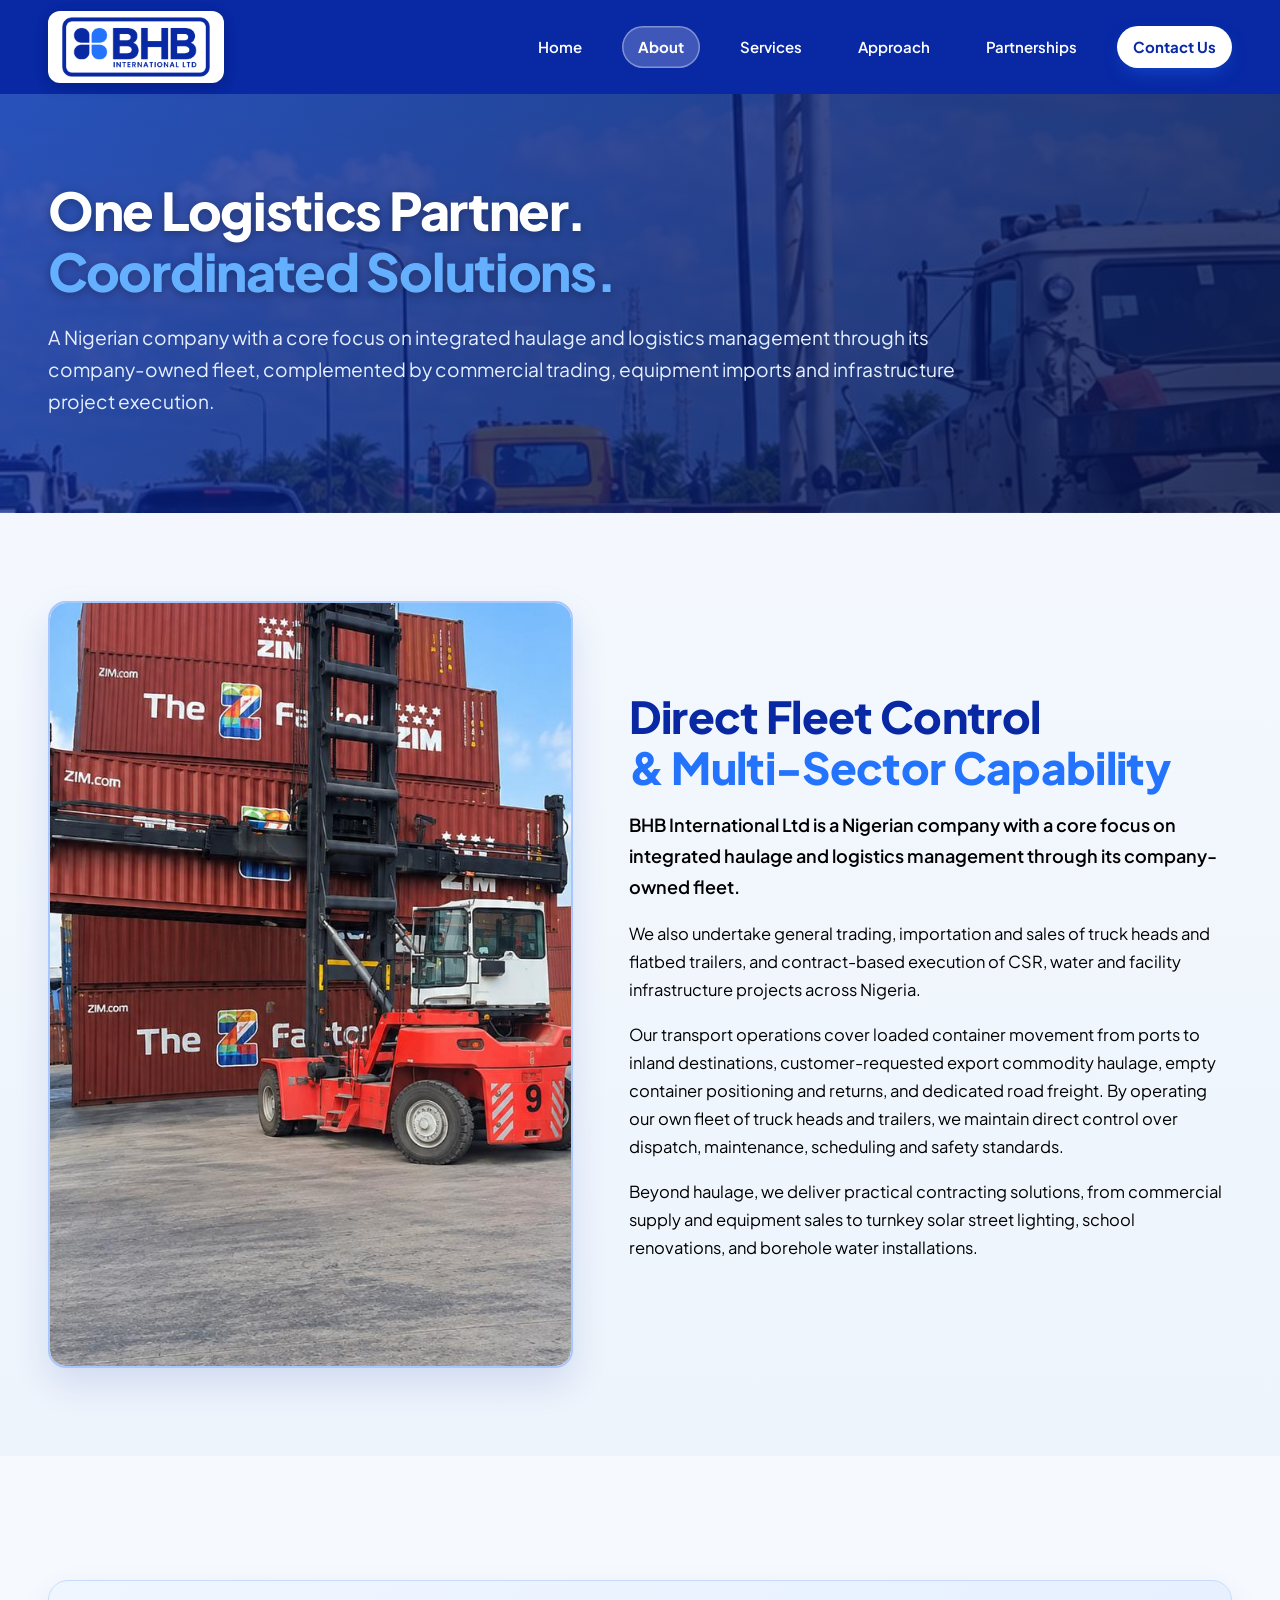
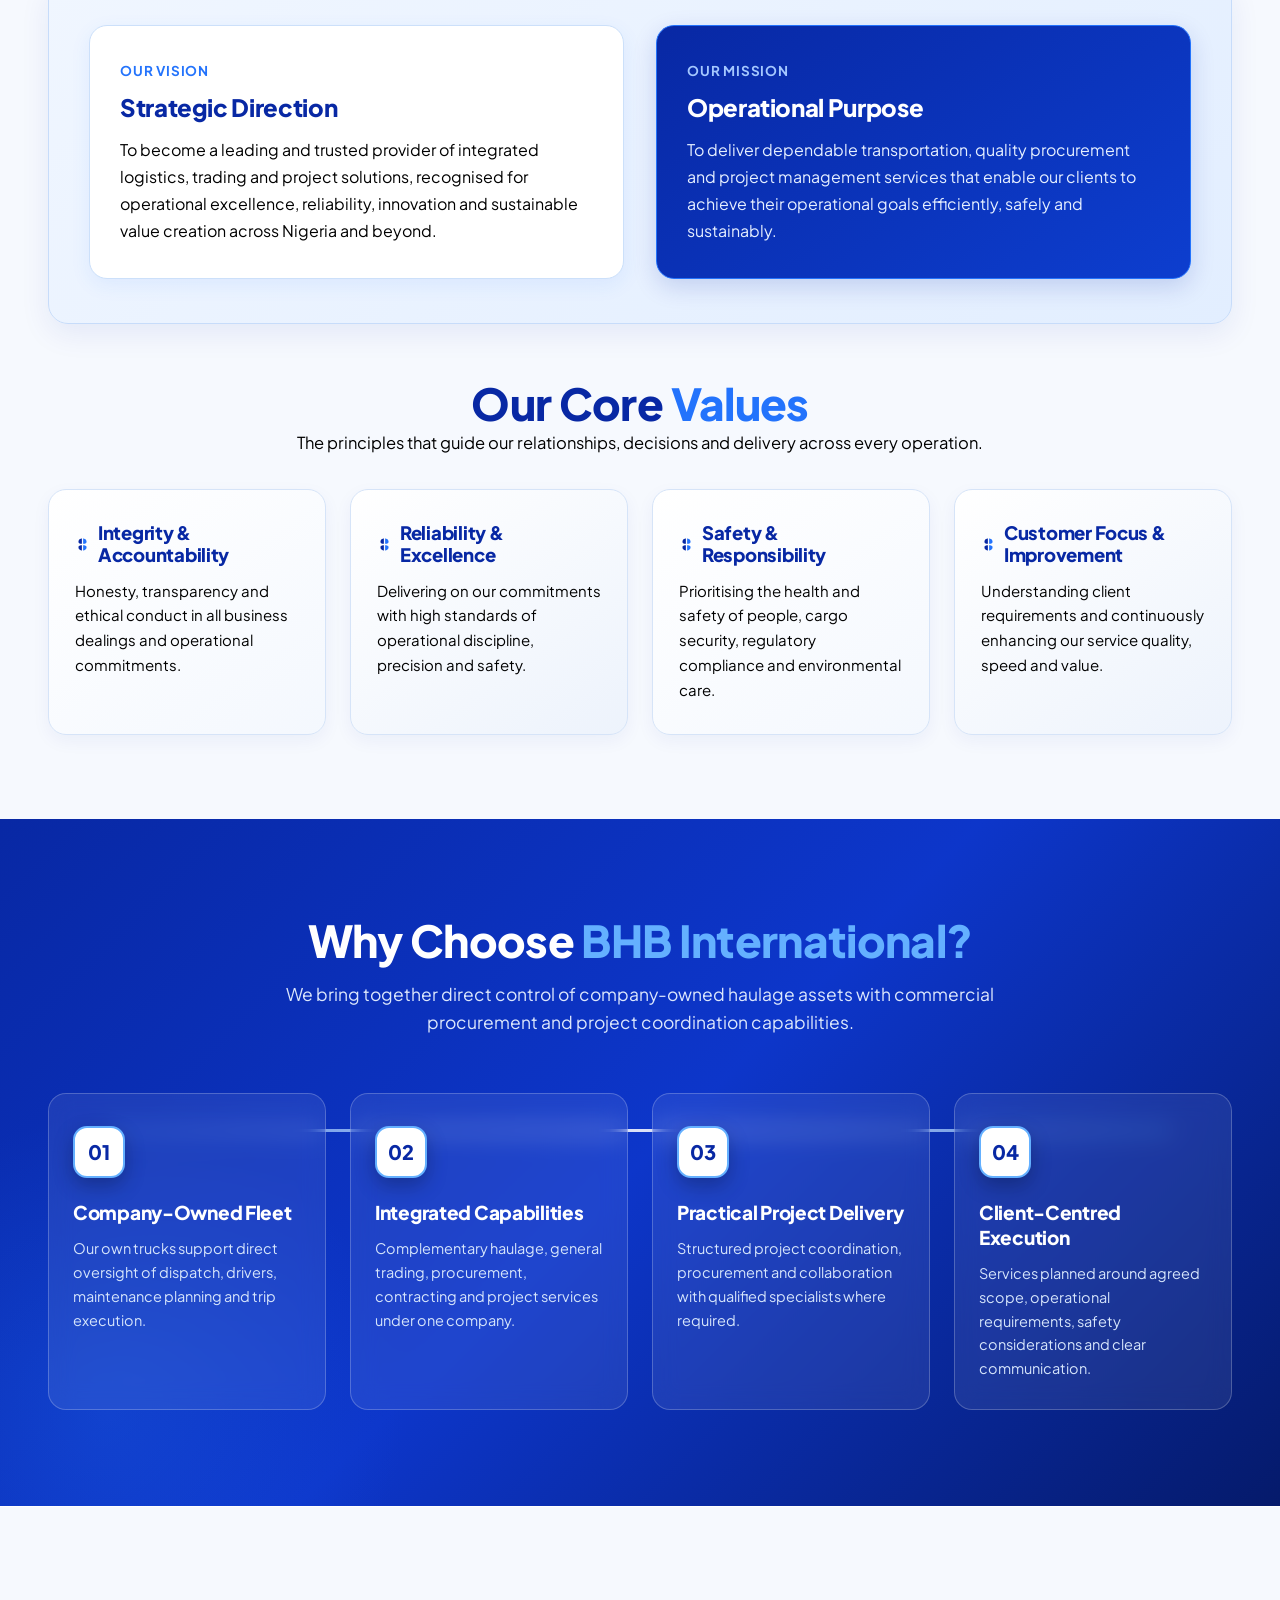
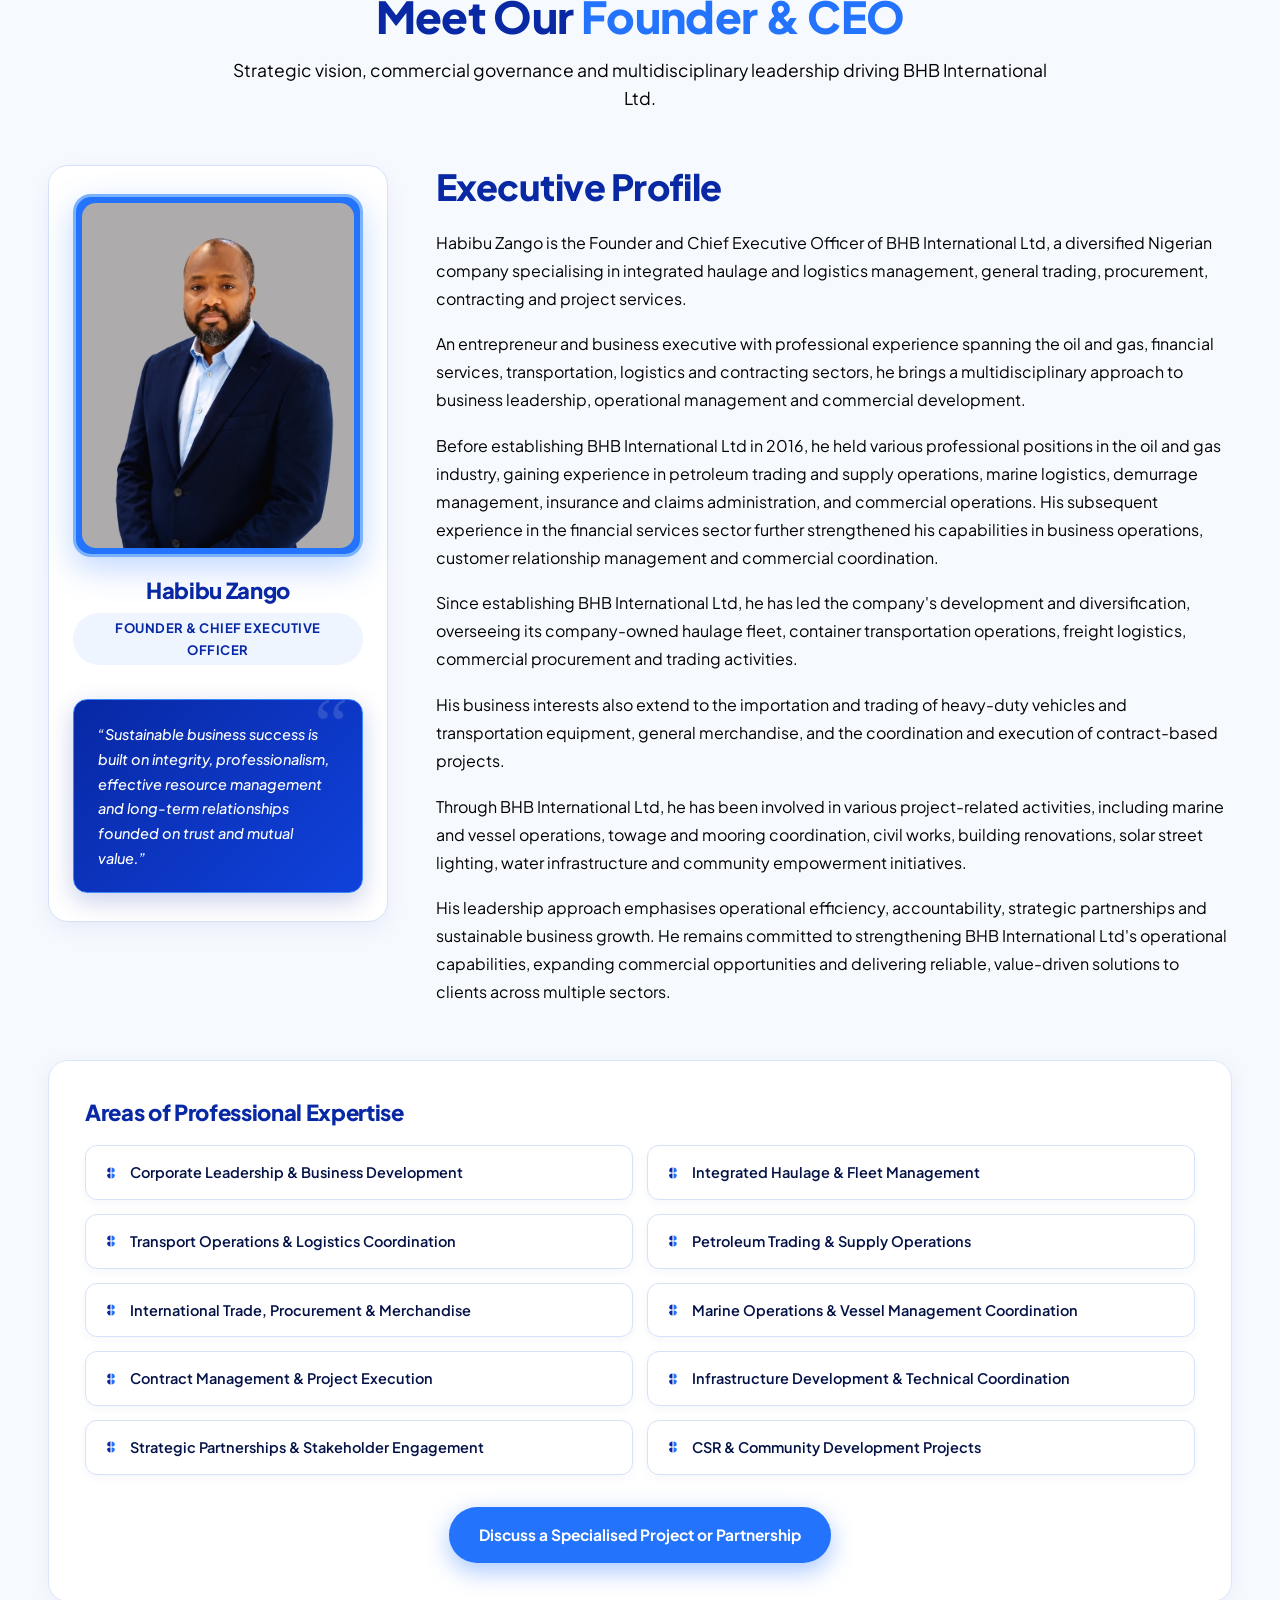
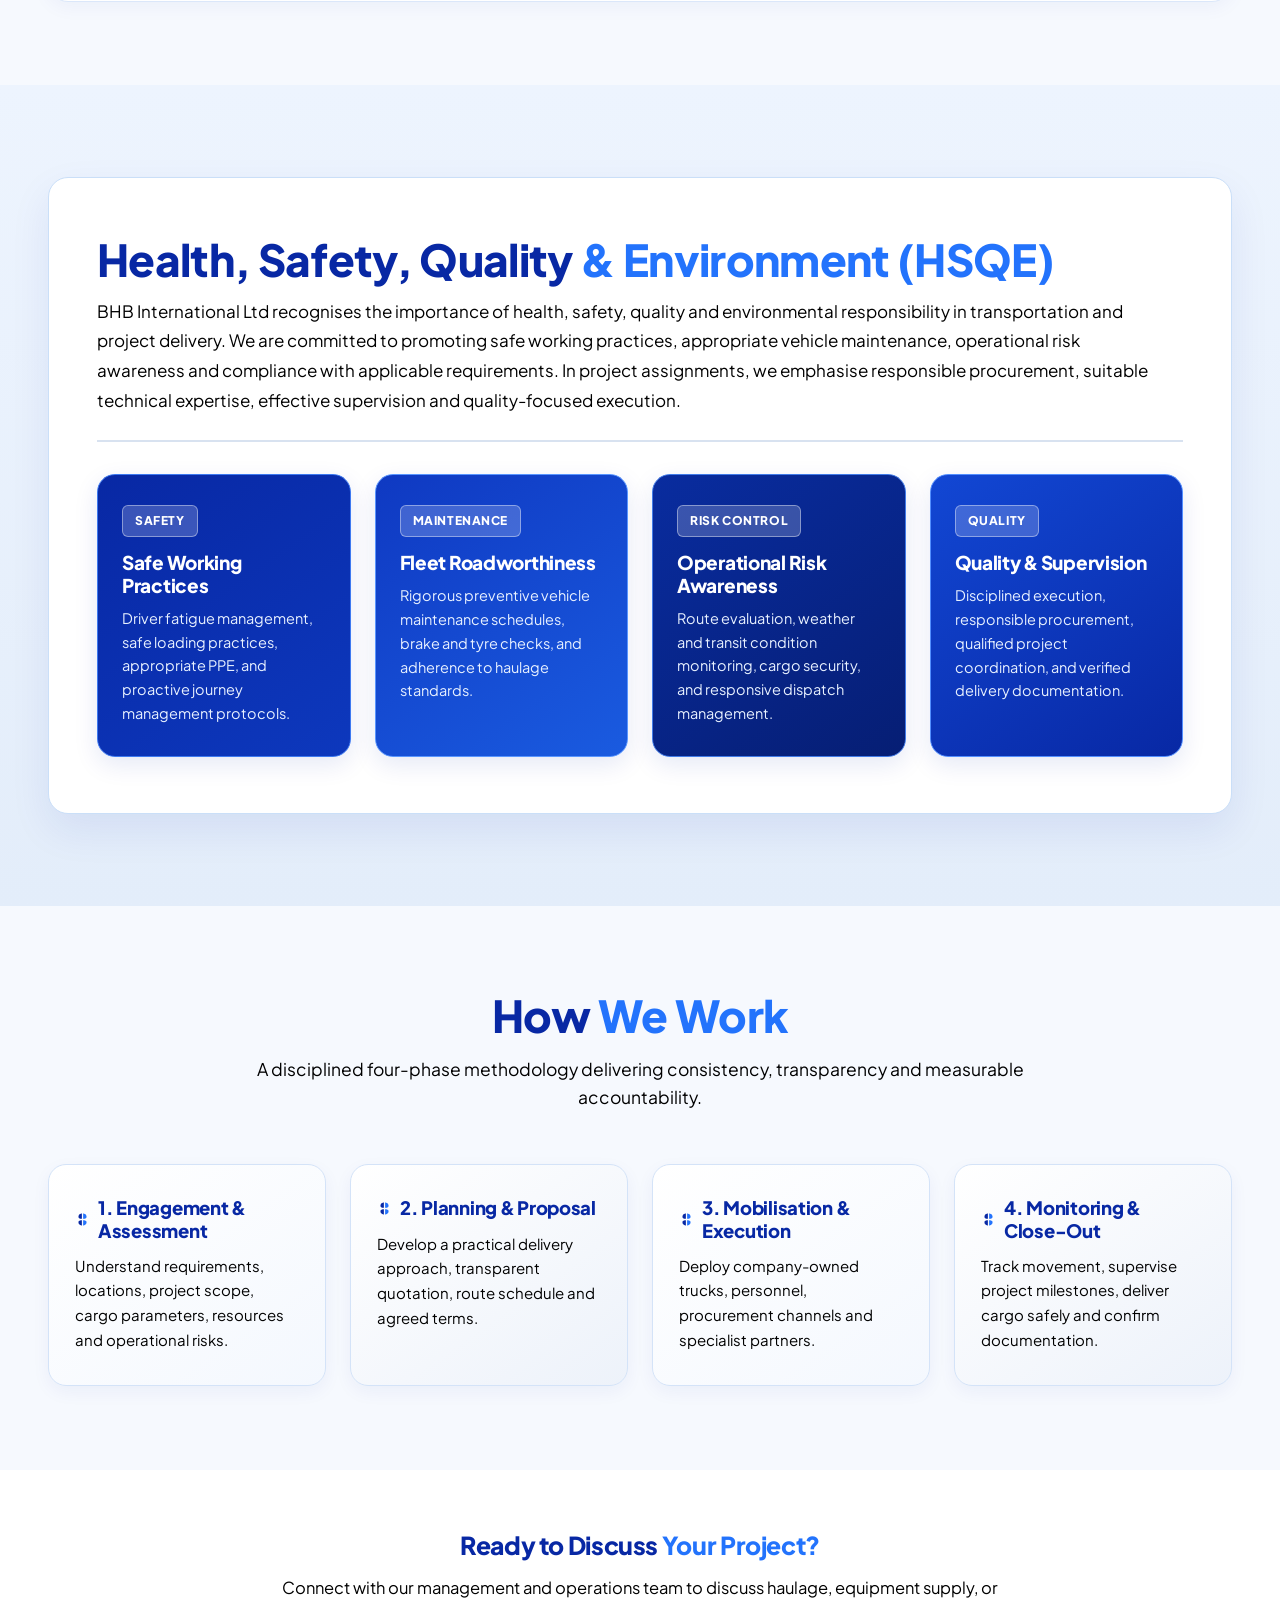
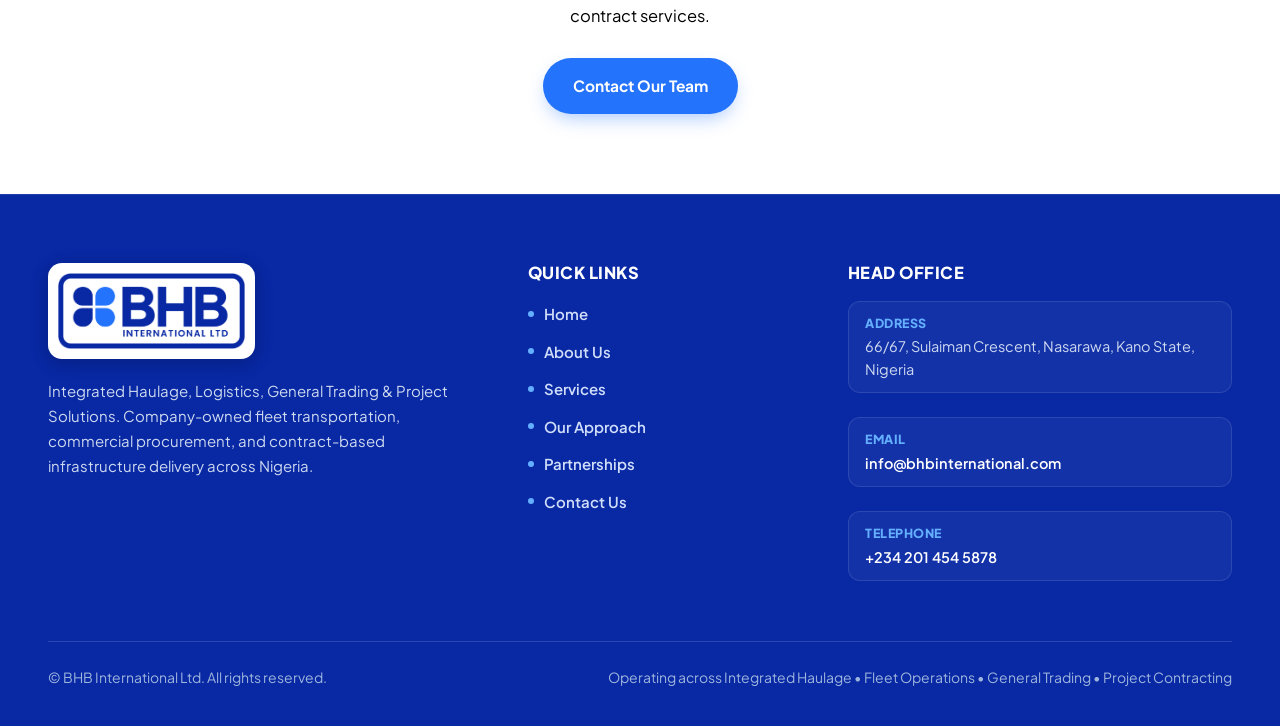
<file: site/about.html>
<!DOCTYPE html>
<html lang="en">
<head>
<meta charset="utf-8">
<meta name="viewport" content="width=device-width, initial-scale=1, viewport-fit=cover">
<meta name="color-scheme" content="light">
<title>About Us | BHB International Ltd | Integrated Haulage &amp; General Trading</title>
<meta name="description" content="Learn about BHB International Ltd, our company-owned fleet operations, leadership under Founder &amp; CEO Habibu Zango, vision, mission, HSQE commitment and core values.">
<link rel="preconnect" href="https://fonts.googleapis.com">
<link rel="preconnect" href="https://fonts.gstatic.com" crossorigin>
<link href="https://fonts.googleapis.com/css2?family=Plus+Jakarta+Sans:wght@400;500;600;700;800&display=swap" rel="stylesheet">
<link rel="stylesheet" href="style.css">
<link rel="icon" type="image/png" href="images/favicon.png?v=2">
<link rel="icon" type="image/x-icon" href="images/favicon.ico?v=2">
<link rel="apple-touch-icon" href="images/favicon.png?v=2">
</head>
<body>
<a class="sr skip" href="#main">Skip to content</a>

<header class="nav nav-blue">
  <div class="wrap">
    <a class="brand brand-pill" href="index.html" aria-label="BHB International Ltd home">
      <img src="images/logo-clean.png" alt="BHB International Ltd logo" width="240" height="74">
    </a>
    <button class="burger" id="burger" aria-label="Open menu" aria-expanded="false" aria-controls="menu">
      <span></span><span></span><span></span>
    </button>
    <ul class="menu" id="menu">
      <li><a href="index.html">Home</a></li>
      <li><a href="about.html">About</a></li>
      <li><a href="services.html">Services</a></li>
      <li><a href="approach.html">Approach</a></li>
      <li><a href="partnerships.html">Partnerships</a></li>
      <li class="cta-d"><a class="btn blue sm" href="contact.html">Contact Us</a></li>
    </ul>
  </div>
</header>

<main id="main">
<!-- Page Hero -->
<div class="hero page-hero about-hero">
  <div class="wrap">
    <div class="hero-content fade-up">
      <h1 class="hero-title">
        <span class="hero-hl-white">One Logistics Partner.</span><br>
        <span class="hero-hl-blue">Coordinated Solutions.</span>
      </h1>
      <p class="lead">A Nigerian company with a core focus on integrated haulage and logistics management through its company-owned fleet, complemented by commercial trading, equipment imports and infrastructure project execution.</p>
    </div>
  </div>
</div>

<!-- Company Overview -->
<section class="about-fleet-overview reveal">
  <div class="wrap">
    <div class="split">
      <div class="photo-wrap">
        <img src="images/yard.jpg" alt="Container handler stacking shipping containers in a terminal yard" width="580" height="420">
      </div>
      <div class="about-text">
        <h2>
          <span class="text-brand-dark">Direct Fleet Control</span><br>
          <span class="text-brand-blue">&amp; Multi-Sector Capability</span>
        </h2>
        <p class="sub">BHB International Ltd is a Nigerian company with a core focus on integrated haulage and logistics management through its company-owned fleet.</p>
        <p>We also undertake general trading, importation and sales of truck heads and flatbed trailers, and contract-based execution of CSR, water and facility infrastructure projects across Nigeria.</p>
        <p>Our transport operations cover loaded container movement from ports to inland destinations, customer-requested export commodity haulage, empty container positioning and returns, and dedicated road freight. By operating our own fleet of truck heads and trailers, we maintain direct control over dispatch, maintenance, scheduling and safety standards.</p>
        <p>Beyond haulage, we deliver practical contracting solutions, from commercial supply and equipment sales to turnkey solar street lighting, school renovations, and borehole water installations.</p>
      </div>
    </div>
  </div>
</section>

<!-- Vision, Mission & Core Values (More Colourful & Distinct with Brand Accents) -->
<section class="tint reveal">
  <div class="wrap">
    <div class="mv-corporate-grid">
      <div class="mv-col">
        <div class="mv-kicker">Our Vision</div>
        <h3 class="mv-title">Strategic Direction</h3>
        <p class="mv-desc">To become a leading and trusted provider of integrated logistics, trading and project solutions, recognised for operational excellence, reliability, innovation and sustainable value creation across Nigeria and beyond.</p>
      </div>
      <div class="mv-divider-vertical" aria-hidden="true"></div>
      <div class="mv-col">
        <div class="mv-kicker">Our Mission</div>
        <h3 class="mv-title">Operational Purpose</h3>
        <p class="mv-desc">To deliver dependable transportation, quality procurement and project management services that enable our clients to achieve their operational goals efficiently, safely and sustainably.</p>
      </div>
    </div>

    <!-- Core Values — 4-Grid with Brand-Inspired 4-Petal Icons -->
    <div class="values-head reveal">
      <h2 class="h2"><span class="text-brand-dark">Our Core</span> <span class="text-brand-blue">Values</span></h2>
      <p class="sub">The principles that guide our relationships, decisions and delivery across every operation.</p>
    </div>

    <div class="values-4grid reveal-stagger">
      <div class="val-card">
        <h4>Integrity &amp; Accountability</h4>
        <p>Honesty, transparency and ethical conduct in all business dealings and operational commitments.</p>
      </div>
      <div class="val-card">
        <h4>Reliability &amp; Excellence</h4>
        <p>Delivering on our commitments with high standards of operational discipline, precision and safety.</p>
      </div>
      <div class="val-card">
        <h4>Safety &amp; Responsibility</h4>
        <p>Prioritising the health and safety of people, cargo security, regulatory compliance and environmental care.</p>
      </div>
      <div class="val-card">
        <h4>Customer Focus &amp; Improvement</h4>
        <p>Understanding client requirements and continuously enhancing our service quality, speed and value.</p>
      </div>
    </div>
  </div>
</section>

<!-- Why Choose BHB Section (Horizontal Connected Advantage Framework) -->
<section class="advantage-framework-section reveal">
  <div class="wrap">
    <div class="head">
      <h2 class="h2"><span class="text-brand-dark">Why Choose</span> <span class="text-brand-blue">BHB International?</span></h2>
      <p class="sub">We bring together direct control of company-owned haulage assets with commercial procurement and project coordination capabilities.</p>
    </div>

    <div class="advantage-track reveal-stagger">
      <div class="advantage-node">
        <div class="advantage-num">01</div>
        <h4>Company-Owned Fleet</h4>
        <p>Our own trucks support direct oversight of dispatch, drivers, maintenance planning and trip execution.</p>
      </div>

      <div class="advantage-node">
        <div class="advantage-num">02</div>
        <h4>Integrated Capabilities</h4>
        <p>Complementary haulage, general trading, procurement, contracting and project services under one company.</p>
      </div>

      <div class="advantage-node">
        <div class="advantage-num">03</div>
        <h4>Practical Project Delivery</h4>
        <p>Structured project coordination, procurement and collaboration with qualified specialists where required.</p>
      </div>

      <div class="advantage-node">
        <div class="advantage-num">04</div>
        <h4>Client-Centred Execution</h4>
        <p>Services planned around agreed scope, operational requirements, safety considerations and clear communication.</p>
      </div>
    </div>
  </div>
</section>

<!-- Executive Leadership Section with Supplied Portrait Photo & Colourful Accents -->
<section id="leadership" class="tint reveal">
  <div class="wrap">
    <div class="head">
      <h2 class="h2"><span class="text-brand-dark">Meet Our</span> <span class="text-brand-blue">Founder &amp; CEO</span></h2>
      <p class="sub">Strategic vision, commercial governance and multidisciplinary leadership driving BHB International Ltd.</p>
    </div>

    <div class="lead-grid-balanced">
      <aside class="profile-card">
        <div class="ceo-photo-container">
          <img src="images/ceo-new.jpg" alt="Habibu Zango, Founder &amp; Chief Executive Officer" width="340" height="425">
        </div>
        <h3>Habibu Zango</h3>
        <div class="role-badge">Founder &amp; Chief Executive Officer</div>
        <div class="lead-quote-box">
          <p>“Sustainable business success is built on integrity, professionalism, effective resource management and long-term relationships founded on trust and mutual value.”</p>
        </div>
      </aside>

      <div class="bio-content">
        <h2>Executive Profile</h2>
        <p>Habibu Zango is the Founder and Chief Executive Officer of BHB International Ltd, a diversified Nigerian company specialising in integrated haulage and logistics management, general trading, procurement, contracting and project services.</p>
        <p>An entrepreneur and business executive with professional experience spanning the oil and gas, financial services, transportation, logistics and contracting sectors, he brings a multidisciplinary approach to business leadership, operational management and commercial development.</p>
        <p>Before establishing BHB International Ltd in 2016, he held various professional positions in the oil and gas industry, gaining experience in petroleum trading and supply operations, marine logistics, demurrage management, insurance and claims administration, and commercial operations. His subsequent experience in the financial services sector further strengthened his capabilities in business operations, customer relationship management and commercial coordination.</p>
        <p>Since establishing BHB International Ltd, he has led the company's development and diversification, overseeing its company-owned haulage fleet, container transportation operations, freight logistics, commercial procurement and trading activities.</p>
        <p>His business interests also extend to the importation and trading of heavy-duty vehicles and transportation equipment, general merchandise, and the coordination and execution of contract-based projects.</p>
        <p>Through BHB International Ltd, he has been involved in various project-related activities, including marine and vessel operations, towage and mooring coordination, civil works, building renovations, solar street lighting, water infrastructure and community empowerment initiatives.</p>
        <p>His leadership approach emphasises operational efficiency, accountability, strategic partnerships and sustainable business growth. He remains committed to strengthening BHB International Ltd's operational capabilities, expanding commercial opportunities and delivering reliable, value-driven solutions to clients across multiple sectors.</p>

        </div>
    </div>

    <!-- Balanced Areas of Professional Expertise Showcase (Zero Empty Void) -->
    <div class="expertise-showcase reveal">
      <h3 class="expertise-showcase-title">Areas of Professional Expertise</h3>
      <div class="expertise-grid">
        <div class="exp-item">Corporate Leadership &amp; Business Development</div>
        <div class="exp-item">Integrated Haulage &amp; Fleet Management</div>
        <div class="exp-item">Transport Operations &amp; Logistics Coordination</div>
        <div class="exp-item">Petroleum Trading &amp; Supply Operations</div>
        <div class="exp-item">International Trade, Procurement &amp; Merchandise</div>
        <div class="exp-item">Marine Operations &amp; Vessel Management Coordination</div>
        <div class="exp-item">Contract Management &amp; Project Execution</div>
        <div class="exp-item">Infrastructure Development &amp; Technical Coordination</div>
        <div class="exp-item">Strategic Partnerships &amp; Stakeholder Engagement</div>
        <div class="exp-item">CSR &amp; Community Development Projects</div>
      </div>
      <div class="expertise-cta">
        <a class="btn blue" href="contact.html">Discuss a Specialised Project or Partnership</a>
      </div>
    </div>
  </div>
</section>

<!-- Redesigned Corporate HSQE Section -->
<section id="hsqe" class="white reveal">
  <div class="wrap">
    <div class="hsqe-container">
      <div class="hsqe-header">
        <h2><span class="text-brand-dark">Health, Safety, Quality</span> <span class="text-brand-blue">&amp; Environment (HSQE)</span></h2>
        <p class="hsqe-intro">
          BHB International Ltd recognises the importance of health, safety, quality and environmental responsibility in transportation and project delivery. We are committed to promoting safe working practices, appropriate vehicle maintenance, operational risk awareness and compliance with applicable requirements. In project assignments, we emphasise responsible procurement, suitable technical expertise, effective supervision and quality-focused execution.
        </p>
      </div>

      <div class="hsqe-blocks-grid">
        <div class="hsqe-block">
          <span class="hsqe-block-badge">Safety</span>
          <h4>Safe Working Practices</h4>
          <p>Driver fatigue management, safe loading practices, appropriate PPE, and proactive journey management protocols.</p>
        </div>

        <div class="hsqe-block">
          <span class="hsqe-block-badge">Maintenance</span>
          <h4>Fleet Roadworthiness</h4>
          <p>Rigorous preventive vehicle maintenance schedules, brake and tyre checks, and adherence to haulage standards.</p>
        </div>

        <div class="hsqe-block">
          <span class="hsqe-block-badge">Risk Control</span>
          <h4>Operational Risk Awareness</h4>
          <p>Route evaluation, weather and transit condition monitoring, cargo security, and responsive dispatch management.</p>
        </div>

        <div class="hsqe-block">
          <span class="hsqe-block-badge">Quality</span>
          <h4>Quality &amp; Supervision</h4>
          <p>Disciplined execution, responsible procurement, qualified project coordination, and verified delivery documentation.</p>
        </div>
      </div>
    </div>
  </div>
</section>

<!-- How We Work Section -->
<section class="tint reveal">
  <div class="wrap">
    <div class="head">
      <h2 class="h2"><span class="text-brand-dark">How</span> <span class="text-brand-blue">We Work</span></h2>
      <p class="sub">A disciplined four-phase methodology delivering consistency, transparency and measurable accountability.</p>
    </div>
    <div class="why-4grid reveal-stagger">
      <div class="val-card">
        <h4>1. Engagement &amp; Assessment</h4>
        <p>Understand requirements, locations, project scope, cargo parameters, resources and operational risks.</p>
      </div>
      <div class="val-card">
        <h4>2. Planning &amp; Proposal</h4>
        <p>Develop a practical delivery approach, transparent quotation, route schedule and agreed terms.</p>
      </div>
      <div class="val-card">
        <h4>3. Mobilisation &amp; Execution</h4>
        <p>Deploy company-owned trucks, personnel, procurement channels and specialist partners.</p>
      </div>
      <div class="val-card">
        <h4>4. Monitoring &amp; Close-Out</h4>
        <p>Track movement, supervise project milestones, deliver cargo safely and confirm documentation.</p>
      </div>
    </div>
  </div>
</section>

<!-- Bottom CTA -->
<section class="white reveal" style="padding:60px 0 80px;text-align:center">
  <div class="wrap">
    <h2 class="h2" style="margin-bottom:14px"><span class="text-brand-dark">Ready to Discuss</span> <span class="text-brand-blue">Your Project?</span></h2>
    <p class="sub" style="margin:0 auto 28px;max-width:62ch">Connect with our management and operations team to discuss haulage, equipment supply, or contract services.</p>
    <a class="btn blue" href="contact.html">Contact Our Team</a>
  </div>
</section>
</main>

<footer>
  <div class="wrap">
    <div class="footer-grid">
      <div class="brand-col">
        <div class="footer-logo-card">
          <img src="images/logo-clean.png" alt="BHB International Ltd" width="240" height="100" class="footer-logo-img">
        </div>
        <p>Integrated Haulage, Logistics, General Trading &amp; Project Solutions. Company-owned fleet transportation, commercial procurement, and contract-based infrastructure delivery across Nigeria.</p>
      </div>
      <div>
        <h4>Quick Links</h4>
        <nav class="footer-nav-col" aria-label="Footer Navigation">
          <a href="index.html">Home</a>
          <a href="about.html">About Us</a>
          <a href="services.html">Services</a>
          <a href="approach.html">Our Approach</a>
          <a href="partnerships.html">Partnerships</a>
          <a href="contact.html">Contact Us</a>
        </nav>
      </div>
      <div>
        <h4>Head Office</h4>
        <ul class="footer-contact">
          <li>
            <b>Address</b>
            66/67, Sulaiman Crescent, Nasarawa, Kano State, Nigeria
          </li>
          <li>
            <b>Email</b>
            <a href="mailto:info@bhbinternational.com">info@bhbinternational.com</a>
          </li>
          <li>
            <b>Telephone</b>
            <a href="tel:+2342014545878">+234 201 454 5878</a>
          </li>
        </ul>
      </div>
    </div>
    <div class="footer-bottom">
      <span>© BHB International Ltd. All rights reserved.</span>
      <span>Operating across Integrated Haulage • Fleet Operations • General Trading • Project Contracting</span>
    </div>
  </div>
</footer>

<script src="script.js"></script>
</body>
</html>
</file>
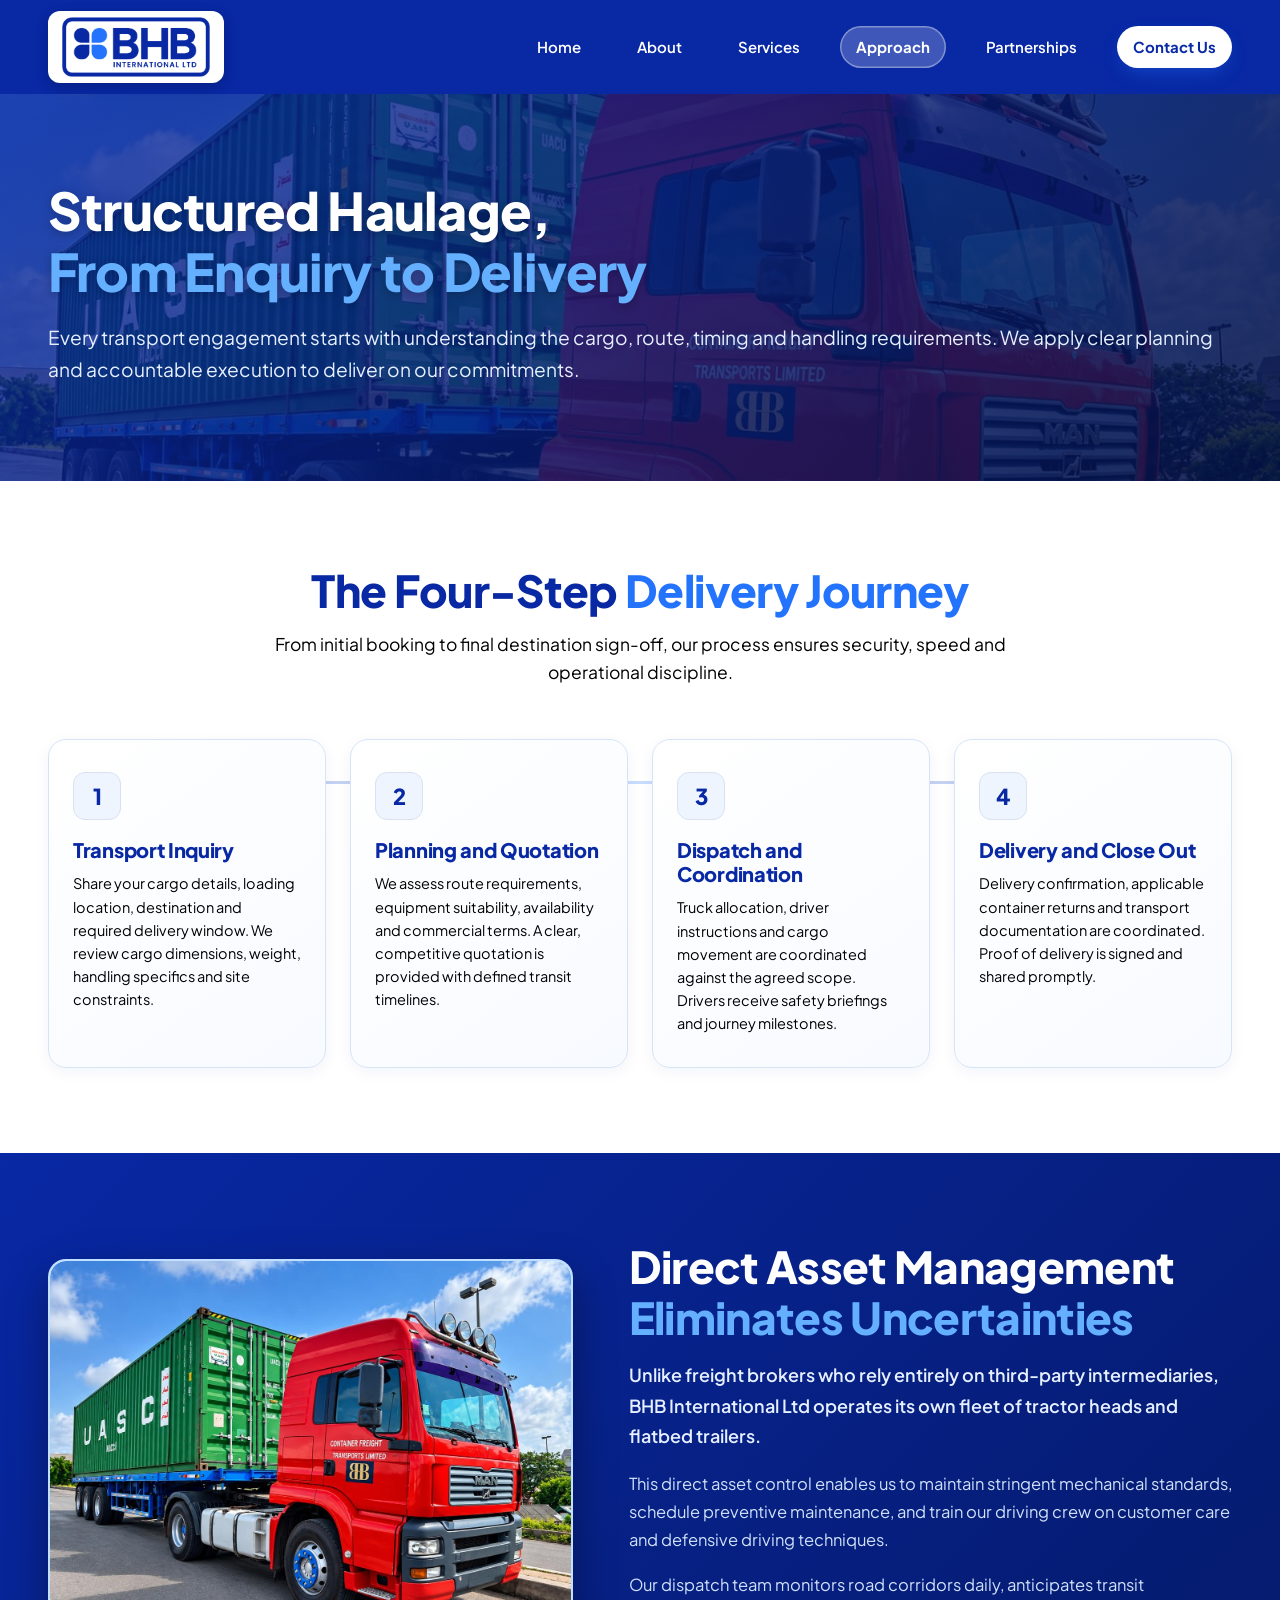
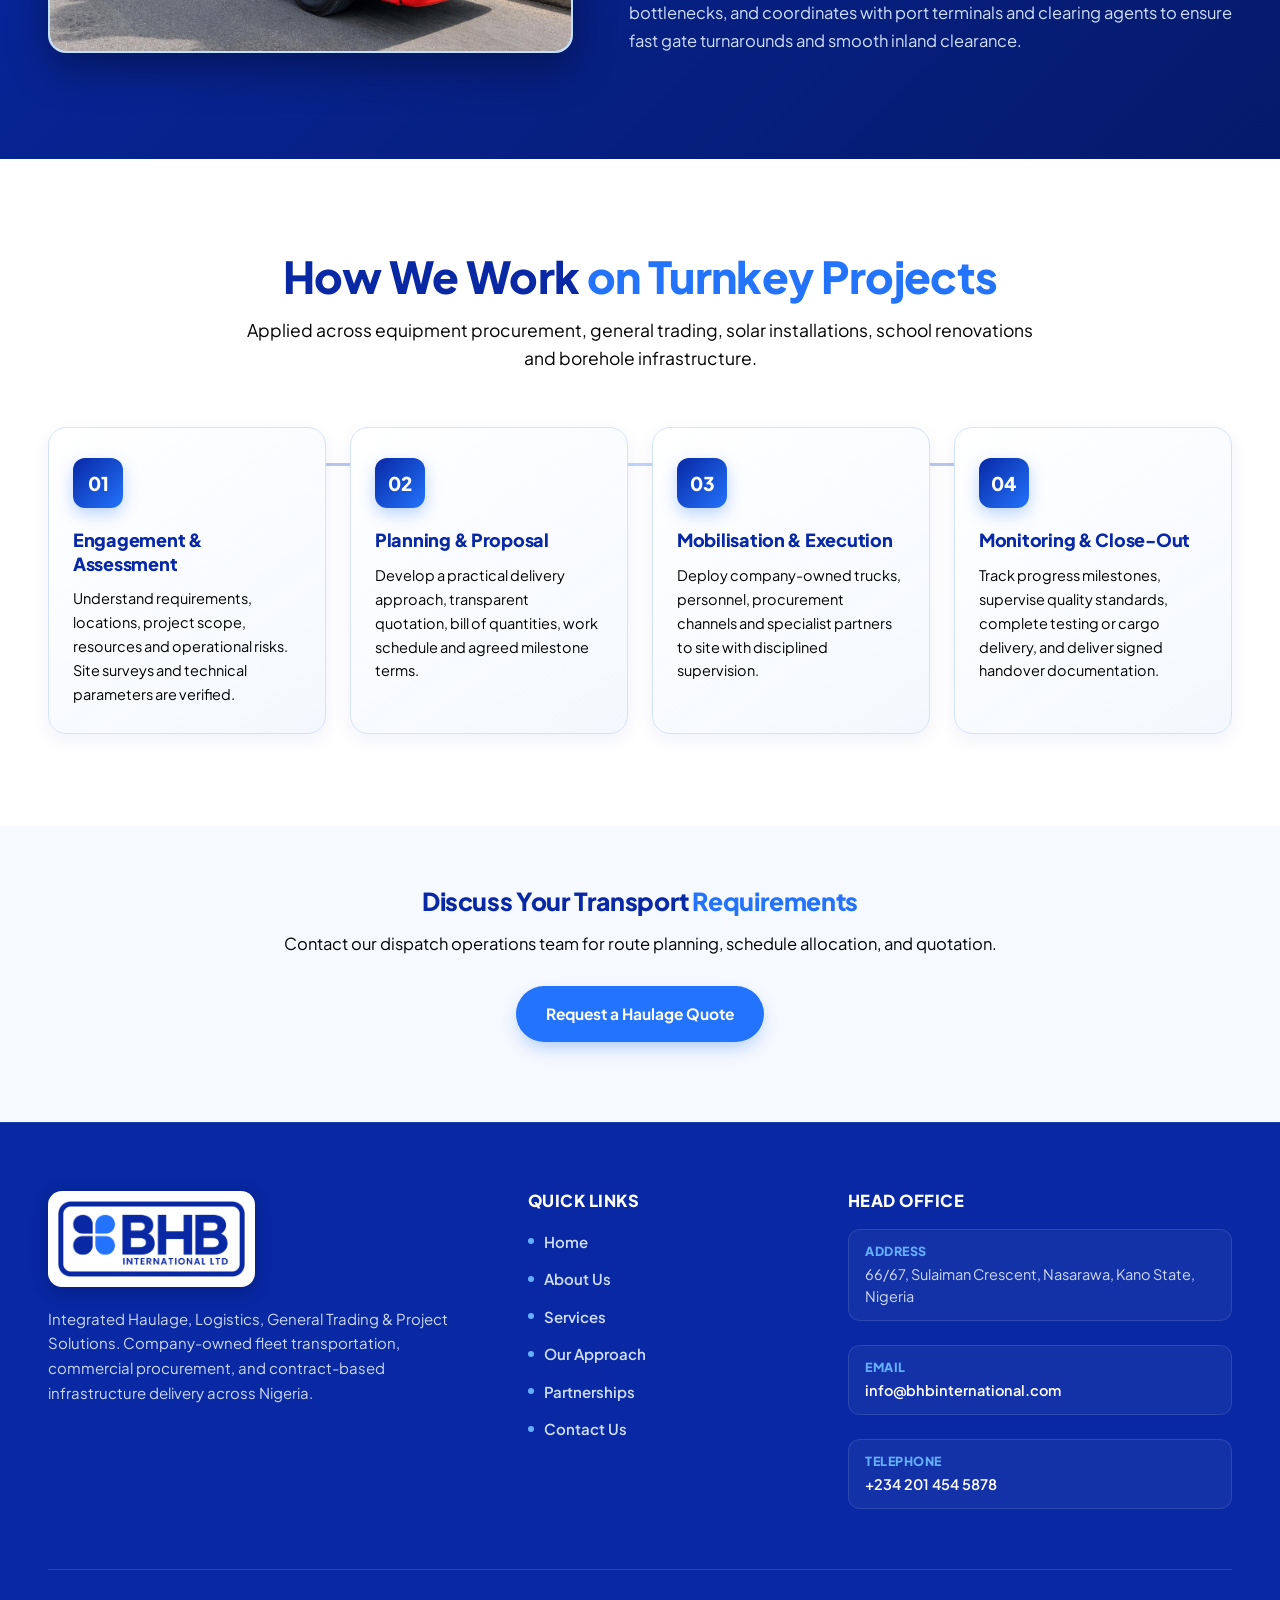
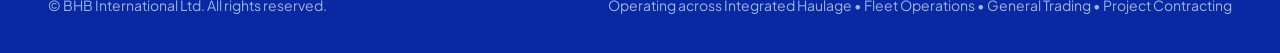
<file: site/approach.html>
<!DOCTYPE html>
<html lang="en">
<head>
<meta charset="utf-8">
<meta name="viewport" content="width=device-width, initial-scale=1, viewport-fit=cover">
<meta name="color-scheme" content="light">
<title>Our Approach | Structured Haulage &amp; Delivery | BHB International Ltd</title>
<meta name="description" content="Discover BHB International Ltd's structured approach from enquiry to delivery, fleet dispatch, route management and project execution.">
<link rel="preconnect" href="https://fonts.googleapis.com">
<link rel="preconnect" href="https://fonts.gstatic.com" crossorigin>
<link href="https://fonts.googleapis.com/css2?family=Plus+Jakarta+Sans:wght@400;500;600;700;800&display=swap" rel="stylesheet">
<link rel="stylesheet" href="style.css">
<link rel="icon" type="image/png" href="images/favicon.png?v=2">
<link rel="icon" type="image/x-icon" href="images/favicon.ico?v=2">
<link rel="apple-touch-icon" href="images/favicon.png?v=2">
</head>
<body>
<a class="sr skip" href="#main">Skip to content</a>

<header class="nav nav-blue">
  <div class="wrap">
    <a class="brand brand-pill" href="index.html" aria-label="BHB International Ltd home">
      <img src="images/logo-clean.png" alt="BHB International Ltd logo" width="240" height="74">
    </a>
    <button class="burger" id="burger" aria-label="Open menu" aria-expanded="false" aria-controls="menu">
      <span></span><span></span><span></span>
    </button>
    <ul class="menu" id="menu">
      <li><a href="index.html">Home</a></li>
      <li><a href="about.html">About</a></li>
      <li><a href="services.html">Services</a></li>
      <li><a href="approach.html">Approach</a></li>
      <li><a href="partnerships.html">Partnerships</a></li>
      <li class="cta-d"><a class="btn blue sm" href="contact.html">Contact Us</a></li>
    </ul>
  </div>
</header>

<main id="main">
<!-- Page Hero -->
<div class="hero page-hero approach-hero">
  <div class="wrap">
    <div class="fade-up">
      <h1>
        <span class="text-brand-dark">Structured Haulage,</span><br>
        <span class="text-brand-blue">From Enquiry to Delivery</span>
      </h1>
      <p class="lead">Every transport engagement starts with understanding the cargo, route, timing and handling requirements. We apply clear planning and accountable execution to deliver on our commitments.</p>
    </div>
  </div>
</div>

<!-- 4-Step Haulage Workflow (Numbers 1, 2, 3, 4 only, No Step Text, 4 Columns) -->
<section class="white reveal">
  <div class="wrap">
    <div class="head">
      <h2 class="h2"><span class="text-brand-dark">The Four-Step</span> <span class="text-brand-blue">Delivery Journey</span></h2>
      <p class="sub">From initial booking to final destination sign-off, our process ensures security, speed and operational discipline.</p>
    </div>

    <div class="steps-4grid reveal-stagger">
      <div class="step-card">
        <div class="step-number">1</div>
        <h3>Transport Inquiry</h3>
        <p>Share your cargo details, loading location, destination and required delivery window. We review cargo dimensions, weight, handling specifics and site constraints.</p>
      </div>

      <div class="step-card">
        <div class="step-number">2</div>
        <h3>Planning and Quotation</h3>
        <p>We assess route requirements, equipment suitability, availability and commercial terms. A clear, competitive quotation is provided with defined transit timelines.</p>
      </div>

      <div class="step-card">
        <div class="step-number">3</div>
        <h3>Dispatch and Coordination</h3>
        <p>Truck allocation, driver instructions and cargo movement are coordinated against the agreed scope. Drivers receive safety briefings and journey milestones.</p>
      </div>

      <div class="step-card">
        <div class="step-number">4</div>
        <h3>Delivery and Close Out</h3>
        <p>Delivery confirmation, applicable container returns and transport documentation are coordinated. Proof of delivery is signed and shared promptly.</p>
      </div>
    </div>
  </div>
</section>

<!-- Asset Control & Fleet Management -->
<section class="direct-asset-section reveal">
  <div class="wrap">
    <div class="split">
      <div class="photo-wrap">
        <img src="images/redtruck.jpg" alt="BHB container truck in transit on highway" width="580" height="420">
      </div>
      <div class="about-text">
        <h2>
          <span class="text-brand-dark">Direct Asset Management</span><br>
          <span class="text-brand-blue">Eliminates Uncertainties</span>
        </h2>
        <p class="sub">Unlike freight brokers who rely entirely on third-party intermediaries, BHB International Ltd operates its own fleet of tractor heads and flatbed trailers.</p>
        <p>This direct asset control enables us to maintain stringent mechanical standards, schedule preventive maintenance, and train our driving crew on customer care and defensive driving techniques.</p>
        <p>Our dispatch team monitors road corridors daily, anticipates transit bottlenecks, and coordinates with port terminals and clearing agents to ensure fast gate turnarounds and smooth inland clearance.</p>
      </div>
    </div>
  </div>
</section>

<!-- 4-Phase Corporate Framework — Connected Process Timeline -->
<section class="process-timeline-section reveal">
  <div class="wrap">
    <div class="head">
      <h2 class="h2"><span class="text-brand-dark">How We Work</span> <span class="text-brand-blue">on Turnkey Projects</span></h2>
      <p class="sub">Applied across equipment procurement, general trading, solar installations, school renovations and borehole infrastructure.</p>
    </div>

    <div class="process-timeline reveal-stagger">
      <div class="process-node">
        <div class="process-badge">01</div>
        <h4>Engagement &amp; Assessment</h4>
        <p>Understand requirements, locations, project scope, resources and operational risks. Site surveys and technical parameters are verified.</p>
      </div>
      <div class="process-node">
        <div class="process-badge">02</div>
        <h4>Planning &amp; Proposal</h4>
        <p>Develop a practical delivery approach, transparent quotation, bill of quantities, work schedule and agreed milestone terms.</p>
      </div>
      <div class="process-node">
        <div class="process-badge">03</div>
        <h4>Mobilisation &amp; Execution</h4>
        <p>Deploy company-owned trucks, personnel, procurement channels and specialist partners to site with disciplined supervision.</p>
      </div>
      <div class="process-node">
        <div class="process-badge">04</div>
        <h4>Monitoring &amp; Close-Out</h4>
        <p>Track progress milestones, supervise quality standards, complete testing or cargo delivery, and deliver signed handover documentation.</p>
      </div>
    </div>
  </div>
</section>

<!-- Bottom CTA -->
<section class="tint reveal" style="padding:60px 0 80px;text-align:center">
  <div class="wrap">
    <h2 class="h2" style="margin-bottom:14px"><span class="text-brand-dark">Discuss Your Transport</span> <span class="text-brand-blue">Requirements</span></h2>
    <p class="sub" style="margin:0 auto 28px;max-width:62ch">Contact our dispatch operations team for route planning, schedule allocation, and quotation.</p>
    <a class="btn blue" href="contact.html">Request a Haulage Quote</a>
  </div>
</section>
</main>

<footer>
  <div class="wrap">
    <div class="footer-grid">
      <div class="brand-col">
        <div class="footer-logo-card">
          <img src="images/logo-clean.png" alt="BHB International Ltd" width="260" height="80" class="footer-logo-img">
        </div>
        <p>Integrated Haulage, Logistics, General Trading &amp; Project Solutions. Company-owned fleet transportation, commercial procurement, and contract-based infrastructure delivery across Nigeria.</p>
      </div>
      <div>
        <h4>Quick Links</h4>
        <nav class="footer-nav-col" aria-label="Footer Navigation">
          <a href="index.html">Home</a>
          <a href="about.html">About Us</a>
          <a href="services.html">Services</a>
          <a href="approach.html">Our Approach</a>
          <a href="partnerships.html">Partnerships</a>
          <a href="contact.html">Contact Us</a>
        </nav>
      </div>
      <div>
        <h4>Head Office</h4>
        <ul class="footer-contact">
          <li>
            <b>Address</b>
            66/67, Sulaiman Crescent, Nasarawa, Kano State, Nigeria
          </li>
          <li>
            <b>Email</b>
            <a href="mailto:info@bhbinternational.com">info@bhbinternational.com</a>
          </li>
          <li>
            <b>Telephone</b>
            <a href="tel:+2342014545878">+234 201 454 5878</a>
          </li>
        </ul>
      </div>
    </div>
    <div class="footer-bottom">
      <span>© BHB International Ltd. All rights reserved.</span>
      <span>Operating across Integrated Haulage • Fleet Operations • General Trading • Project Contracting</span>
    </div>
  </div>
</footer>

<script src="script.js"></script>
</body>
</html>
</file>
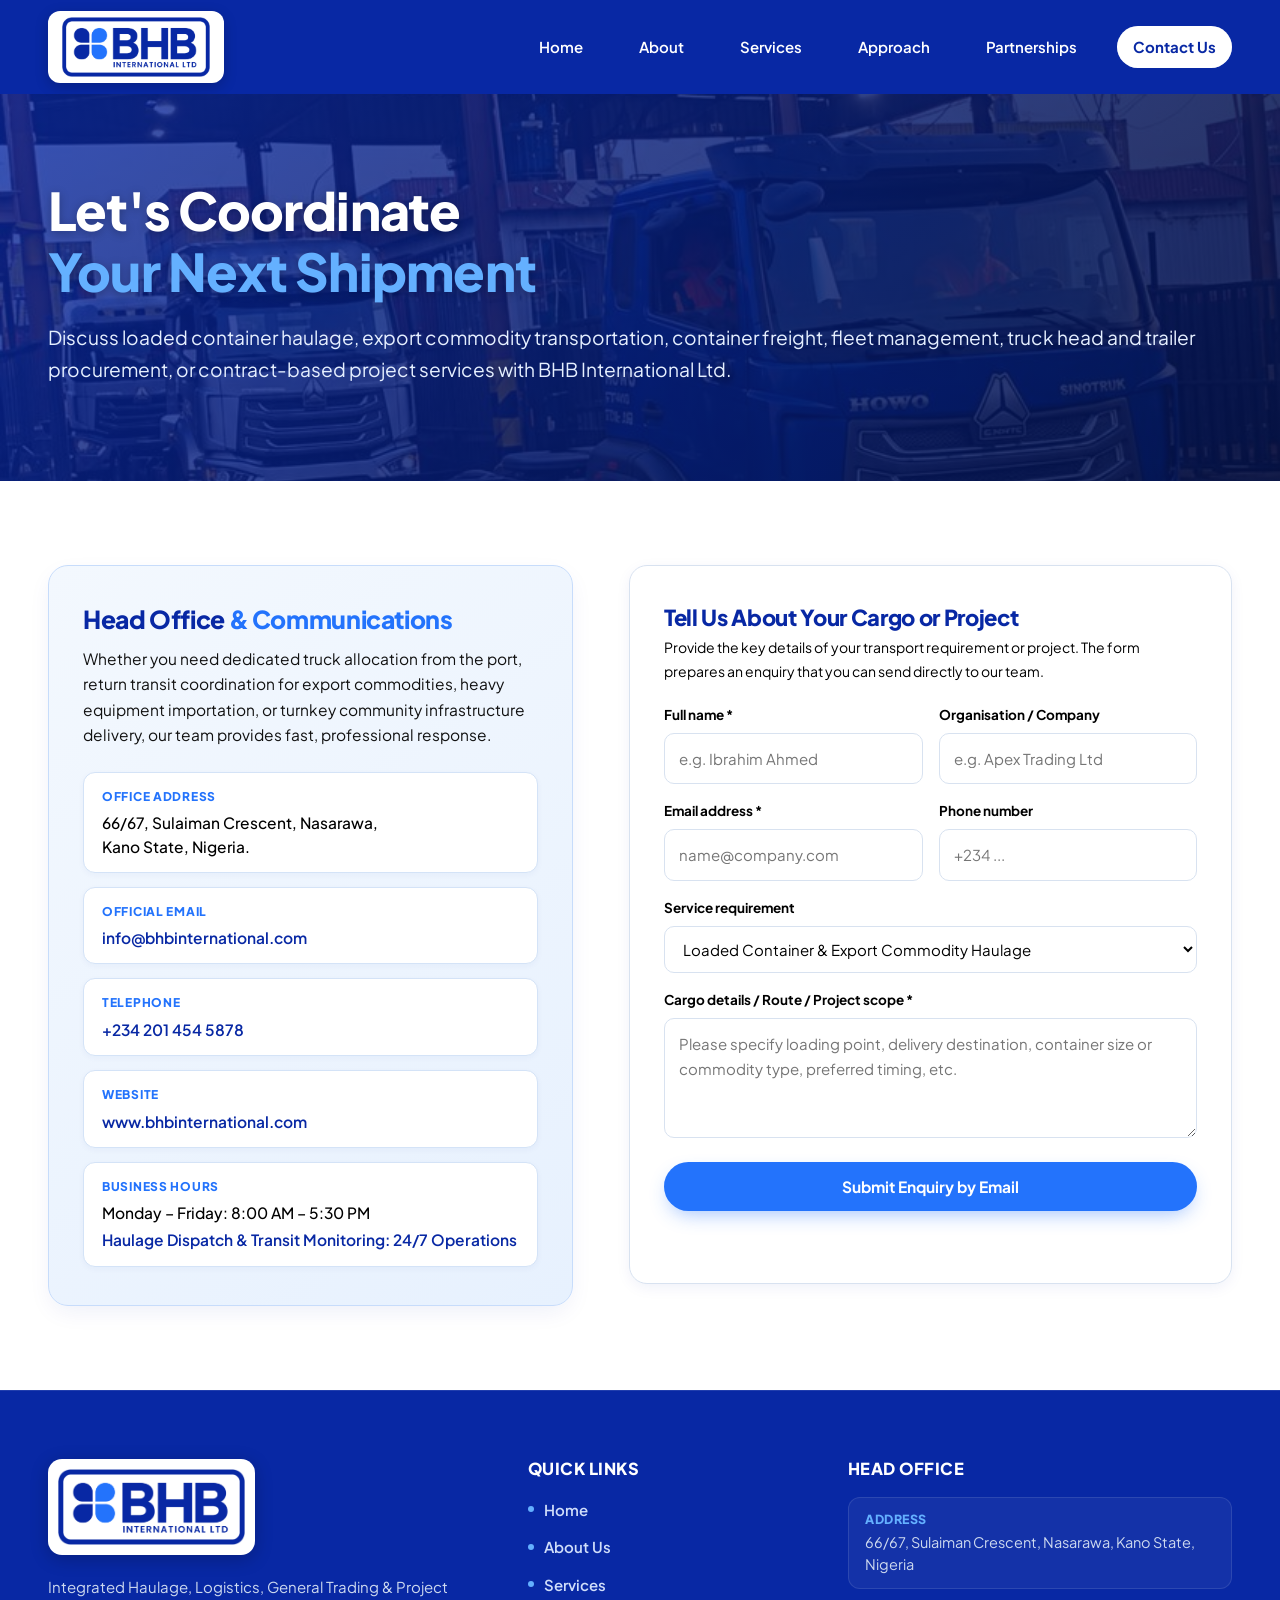
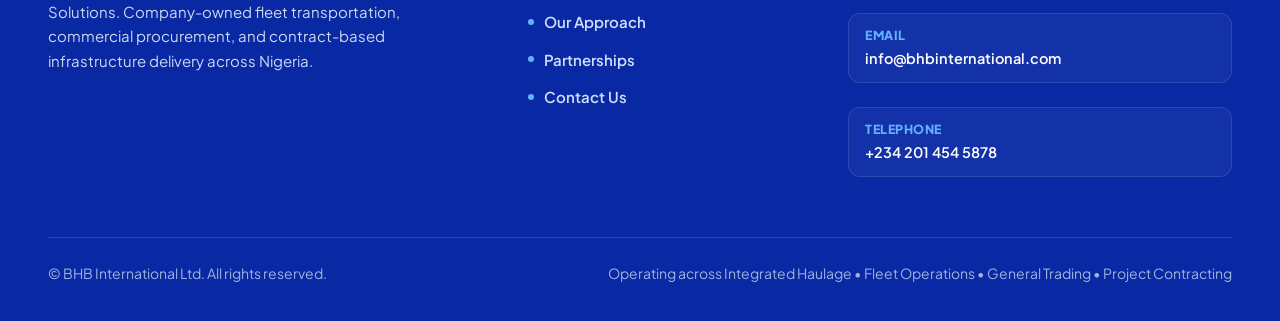
<file: site/contact.html>
<!DOCTYPE html>
<html lang="en">
<head>
<meta charset="utf-8">
<meta name="viewport" content="width=device-width, initial-scale=1, viewport-fit=cover">
<meta name="color-scheme" content="light">
<title>Contact Us | Request a Quotation | BHB International Ltd</title>
<meta name="description" content="Contact BHB International Ltd for road haulage quotes, container transit, fleet management, equipment imports and project contracting services.">
<link rel="preconnect" href="https://fonts.googleapis.com">
<link rel="preconnect" href="https://fonts.gstatic.com" crossorigin>
<link href="https://fonts.googleapis.com/css2?family=Plus+Jakarta+Sans:wght@400;500;600;700;800&display=swap" rel="stylesheet">
<link rel="stylesheet" href="style.css">
<link rel="icon" type="image/png" href="images/favicon.png?v=2">
<link rel="icon" type="image/x-icon" href="images/favicon.ico?v=2">
<link rel="apple-touch-icon" href="images/favicon.png?v=2">
</head>
<body>
<a class="sr skip" href="#main">Skip to content</a>

<header class="nav nav-blue">
  <div class="wrap">
    <a class="brand brand-pill" href="index.html" aria-label="BHB International Ltd home">
      <img src="images/logo-clean.png" alt="BHB International Ltd logo" width="240" height="74">
    </a>
    <button class="burger" id="burger" aria-label="Open menu" aria-expanded="false" aria-controls="menu">
      <span></span><span></span><span></span>
    </button>
    <ul class="menu" id="menu">
      <li><a href="index.html">Home</a></li>
      <li><a href="about.html">About</a></li>
      <li><a href="services.html">Services</a></li>
      <li><a href="approach.html">Approach</a></li>
      <li><a href="partnerships.html">Partnerships</a></li>
      <li class="cta-d"><a class="btn blue sm" href="contact.html">Contact Us</a></li>
    </ul>
  </div>
</header>

<main id="main">
<!-- Page Hero -->
<div class="hero page-hero contact-hero">
  <div class="wrap">
    <div class="fade-up">
      <h1>
        <span class="text-brand-dark">Let's Coordinate</span><br>
        <span class="text-brand-blue">Your Next Shipment</span>
      </h1>
      <p class="lead">Discuss loaded container haulage, export commodity transportation, container freight, fleet management, truck head and trailer procurement, or contract-based project services with BHB International Ltd.</p>
    </div>
  </div>
</div>

<section class="white">
  <div class="wrap">
    <div class="cgrid">
      <div class="contact-info-panel reveal">
        <h2 class="h2"><span class="text-brand-dark">Head Office</span> <span class="text-brand-blue">&amp; Communications</span></h2>
        <p class="contact-info-intro">Whether you need dedicated truck allocation from the port, return transit coordination for export commodities, heavy equipment importation, or turnkey community infrastructure delivery, our team provides fast, professional response.</p>
        
        <div class="contact-details-list">
          <div class="contact-detail-item">
            <span class="contact-detail-label">Office Address</span>
            <div class="contact-detail-value">66/67, Sulaiman Crescent, Nasarawa,<br>Kano State, Nigeria.</div>
          </div>
          <div class="contact-detail-item">
            <span class="contact-detail-label">Official Email</span>
            <div class="contact-detail-value">
              <a href="mailto:info@bhbinternational.com" class="contact-link">info@bhbinternational.com</a>
            </div>
          </div>
          <div class="contact-detail-item">
            <span class="contact-detail-label">Telephone</span>
            <div class="contact-detail-value">
              <a href="tel:+2342014545878" class="contact-link">+234 201 454 5878</a>
            </div>
          </div>
          <div class="contact-detail-item">
            <span class="contact-detail-label">Website</span>
            <div class="contact-detail-value">
              <a href="https://www.bhbinternational.com" target="_blank" rel="noopener" class="contact-link">www.bhbinternational.com</a>
            </div>
          </div>
          <div class="contact-detail-item">
            <span class="contact-detail-label">Business Hours</span>
            <div class="contact-detail-value">
              Monday – Friday: 8:00 AM – 5:30 PM<br>
              <span class="highlight-hours">Haulage Dispatch &amp; Transit Monitoring: 24/7 Operations</span>
            </div>
          </div>
        </div>
      </div>

      <form class="enq reveal" id="enq" novalidate>
        <h3>Tell Us About Your Cargo or Project</h3>
        <p class="note">Provide the key details of your transport requirement or project. The form prepares an enquiry that you can send directly to our team.</p>
        
        <div class="f2">
          <div class="fld"><label for="n">Full name *</label><input id="n" name="name" autocomplete="name" required placeholder="e.g. Ibrahim Ahmed"></div>
          <div class="fld"><label for="o">Organisation / Company</label><input id="o" name="org" autocomplete="organization" placeholder="e.g. Apex Trading Ltd"></div>
        </div>
        
        <div class="f2">
          <div class="fld"><label for="e">Email address *</label><input id="e" type="email" name="email" autocomplete="email" required placeholder="name@company.com"></div>
          <div class="fld"><label for="p">Phone number</label><input id="p" type="tel" name="phone" autocomplete="tel" placeholder="+234 ..."></div>
        </div>
        
        <div class="fld"><label for="t">Service requirement</label>
          <select id="t" name="type">
            <option>Loaded Container &amp; Export Commodity Haulage</option>
            <option>Container Haulage &amp; Road Freight</option>
            <option>Fleet &amp; Transport Management</option>
            <option>Port &amp; Inland Logistics</option>
            <option>Project &amp; Specialised Cargo Logistics</option>
            <option>Warehousing &amp; Distribution Coordination</option>
            <option>Truck Heads &amp; Flatbed Trailers (Import/Sale)</option>
            <option>General Trading &amp; Merchandise Supply</option>
            <option>CSR &amp; Empowerment Programmes</option>
            <option>Solar Street Lighting</option>
            <option>School &amp; Facility Renovation</option>
            <option>Boreholes &amp; Water Treatment</option>
            <option>General Logistics / Other Enquiry</option>
          </select>
        </div>
        
        <div class="fld"><label for="m">Cargo details / Route / Project scope *</label>
          <textarea id="m" name="message" placeholder="Please specify loading point, delivery destination, container size or commodity type, preferred timing, etc." required></textarea>
        </div>
        
        <button class="btn blue" type="submit" style="width:100%">Submit Enquiry by Email</button>
        <div class="status" id="status" role="status" aria-live="polite"></div>
      </form>
    </div>
  </div>
</section>
</main>

<footer>
  <div class="wrap">
    <div class="footer-grid">
      <div class="brand-col">
        <div class="footer-logo-card">
          <img src="images/logo-clean.png" alt="BHB International Ltd" width="260" height="80" class="footer-logo-img">
        </div>
        <p>Integrated Haulage, Logistics, General Trading &amp; Project Solutions. Company-owned fleet transportation, commercial procurement, and contract-based infrastructure delivery across Nigeria.</p>
      </div>
      <div>
        <h4>Quick Links</h4>
        <nav class="footer-nav-col" aria-label="Footer Navigation">
          <a href="index.html">Home</a>
          <a href="about.html">About Us</a>
          <a href="services.html">Services</a>
          <a href="approach.html">Our Approach</a>
          <a href="partnerships.html">Partnerships</a>
          <a href="contact.html">Contact Us</a>
        </nav>
      </div>
      <div>
        <h4>Head Office</h4>
        <ul class="footer-contact">
          <li>
            <b>Address</b>
            66/67, Sulaiman Crescent, Nasarawa, Kano State, Nigeria
          </li>
          <li>
            <b>Email</b>
            <a href="mailto:info@bhbinternational.com">info@bhbinternational.com</a>
          </li>
          <li>
            <b>Telephone</b>
            <a href="tel:+2342014545878">+234 201 454 5878</a>
          </li>
        </ul>
      </div>
    </div>
    <div class="footer-bottom">
      <span>© BHB International Ltd. All rights reserved.</span>
      <span>Operating across Integrated Haulage • Fleet Operations • General Trading • Project Contracting</span>
    </div>
  </div>
</footer>

<script src="script.js"></script>
</body>
</html>
</file>
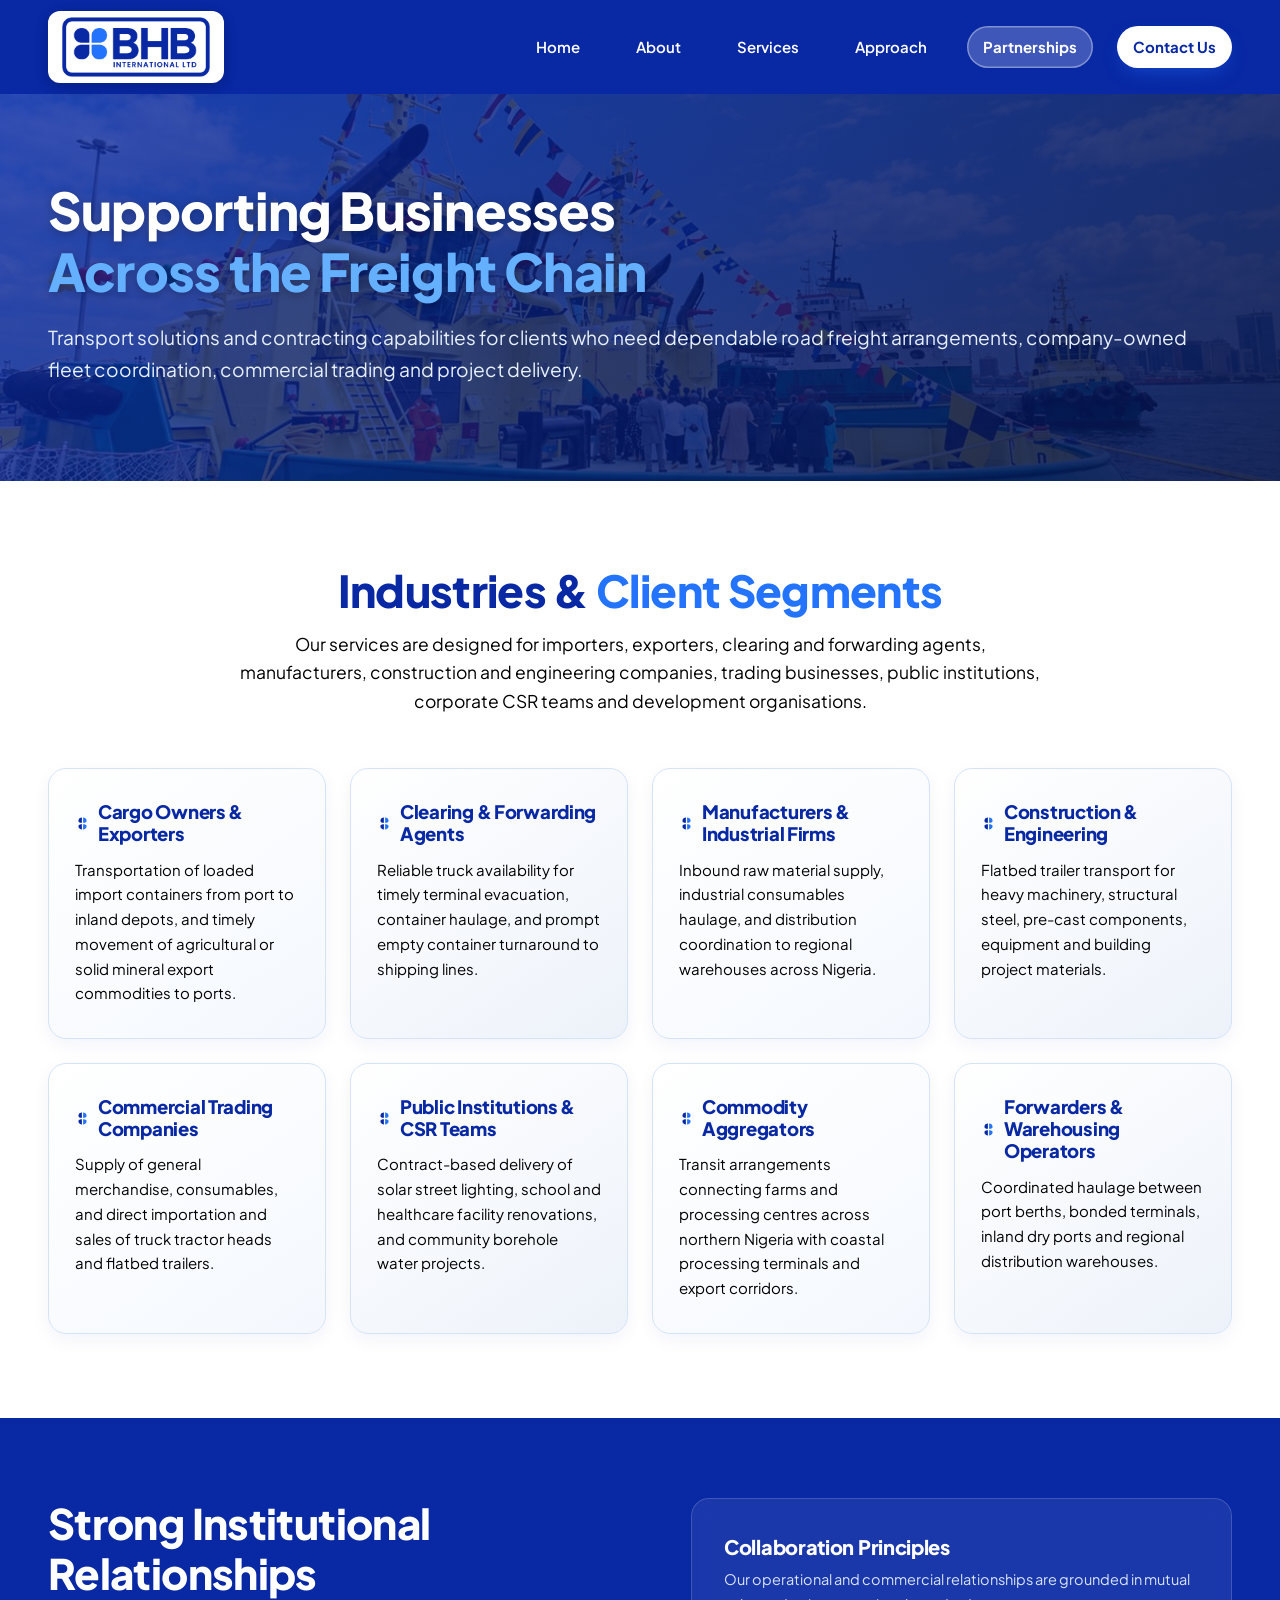
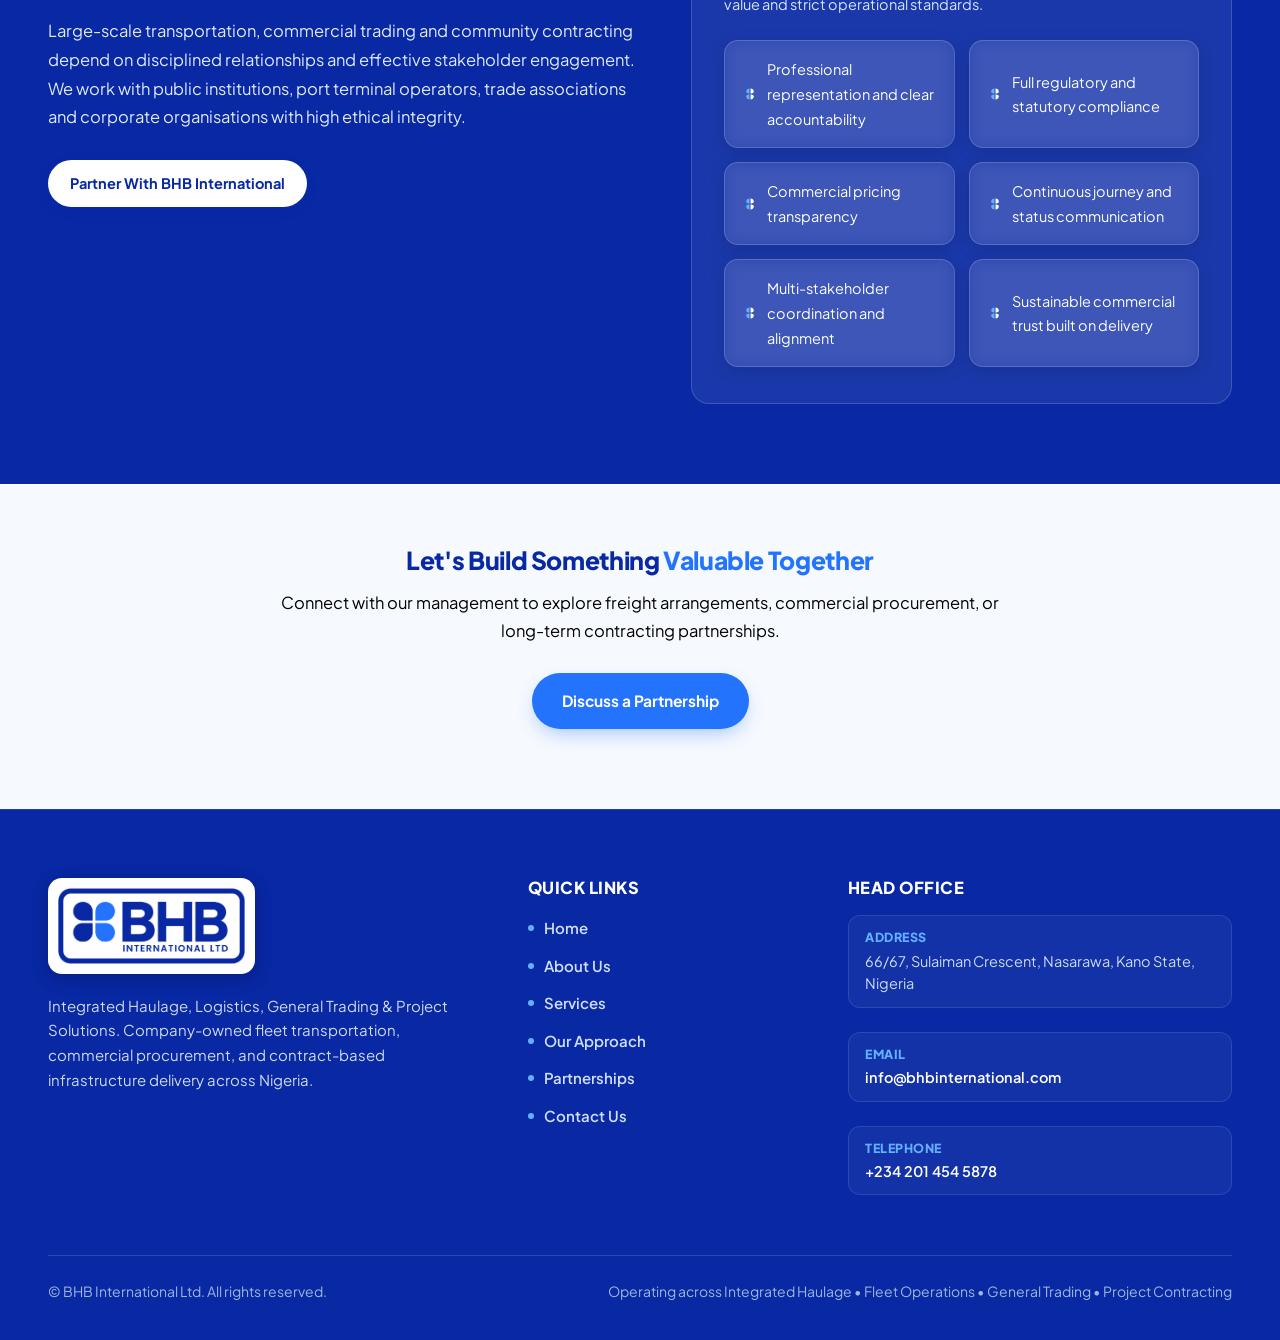
<file: site/partnerships.html>
<!DOCTYPE html>
<html lang="en">
<head>
<meta charset="utf-8">
<meta name="viewport" content="width=device-width, initial-scale=1, viewport-fit=cover">
<meta name="color-scheme" content="light">
<title>Partnerships &amp; Clients | BHB International Ltd | Freight Chain Solutions</title>
<meta name="description" content="Discover the industries, client segments and institutions BHB International Ltd serves across transport, trading and infrastructure contracting in Nigeria.">
<link rel="preconnect" href="https://fonts.googleapis.com">
<link rel="preconnect" href="https://fonts.gstatic.com" crossorigin>
<link href="https://fonts.googleapis.com/css2?family=Plus+Jakarta+Sans:wght@400;500;600;700;800&display=swap" rel="stylesheet">
<link rel="stylesheet" href="style.css">
<link rel="icon" type="image/png" href="images/favicon.png?v=2">
<link rel="icon" type="image/x-icon" href="images/favicon.ico?v=2">
<link rel="apple-touch-icon" href="images/favicon.png?v=2">
</head>
<body>
<a class="sr skip" href="#main">Skip to content</a>

<header class="nav nav-blue">
  <div class="wrap">
    <a class="brand brand-pill" href="index.html" aria-label="BHB International Ltd home">
      <img src="images/logo-clean.png" alt="BHB International Ltd logo" width="240" height="74">
    </a>
    <button class="burger" id="burger" aria-label="Open menu" aria-expanded="false" aria-controls="menu">
      <span></span><span></span><span></span>
    </button>
    <ul class="menu" id="menu">
      <li><a href="index.html">Home</a></li>
      <li><a href="about.html">About</a></li>
      <li><a href="services.html">Services</a></li>
      <li><a href="approach.html">Approach</a></li>
      <li><a href="partnerships.html">Partnerships</a></li>
      <li class="cta-d"><a class="btn blue sm" href="contact.html">Contact Us</a></li>
    </ul>
  </div>
</header>

<main id="main">
<!-- Page Hero -->
<div class="hero page-hero partnerships-hero">
  <div class="wrap">
    <div class="fade-up">
      <h1>
        <span class="text-brand-dark">Supporting Businesses</span><br>
        <span class="text-brand-blue">Across the Freight Chain</span>
      </h1>
      <p class="lead">Transport solutions and contracting capabilities for clients who need dependable road freight arrangements, company-owned fleet coordination, commercial trading and project delivery.</p>
    </div>
  </div>
</div>

<!-- Client Segments Section -->
<section class="white reveal">
  <div class="wrap">
    <div class="head">
      <h2 class="h2"><span class="text-brand-dark">Industries &amp;</span> <span class="text-brand-blue">Client Segments</span></h2>
      <p class="sub">Our services are designed for importers, exporters, clearing and forwarding agents, manufacturers, construction and engineering companies, trading businesses, public institutions, corporate CSR teams and development organisations.</p>
    </div>

    <div class="why-4grid reveal-stagger">
      <div class="val-card">
        <h4>Cargo Owners &amp; Exporters</h4>
        <p>Transportation of loaded import containers from port to inland depots, and timely movement of agricultural or solid mineral export commodities to ports.</p>
      </div>

      <div class="val-card">
        <h4>Clearing &amp; Forwarding Agents</h4>
        <p>Reliable truck availability for timely terminal evacuation, container haulage, and prompt empty container turnaround to shipping lines.</p>
      </div>

      <div class="val-card">
        <h4>Manufacturers &amp; Industrial Firms</h4>
        <p>Inbound raw material supply, industrial consumables haulage, and distribution coordination to regional warehouses across Nigeria.</p>
      </div>

      <div class="val-card">
        <h4>Construction &amp; Engineering</h4>
        <p>Flatbed trailer transport for heavy machinery, structural steel, pre-cast components, equipment and building project materials.</p>
      </div>

      <div class="val-card">
        <h4>Commercial Trading Companies</h4>
        <p>Supply of general merchandise, consumables, and direct importation and sales of truck tractor heads and flatbed trailers.</p>
      </div>

      <div class="val-card">
        <h4>Public Institutions &amp; CSR Teams</h4>
        <p>Contract-based delivery of solar street lighting, school and healthcare facility renovations, and community borehole water projects.</p>
      </div>

      <div class="val-card">
        <h4>Commodity Aggregators</h4>
        <p>Transit arrangements connecting farms and processing centres across northern Nigeria with coastal processing terminals and export corridors.</p>
      </div>

      <div class="val-card">
        <h4>Forwarders &amp; Warehousing Operators</h4>
        <p>Coordinated haulage between port berths, bonded terminals, inland dry ports and regional distribution warehouses.</p>
      </div>
    </div>
  </div>
</section>

<!-- Institutional Relationships & Principles (Picture Removed, Authoritative Content Rebalanced) -->
<section class="dark-section reveal" style="padding:80px 0">
  <div class="wrap">
    <div class="partnership-wrap">
      <div>
        <h2 style="font-size:clamp(28px,3.4vw,42px);margin-bottom:18px">Strong Institutional Relationships</h2>
        <p style="font-size:16.5px;line-height:1.75;margin-bottom:28px">Large-scale transportation, commercial trading and community contracting depend on disciplined relationships and effective stakeholder engagement. We work with public institutions, port terminal operators, trade associations and corporate organisations with high ethical integrity.</p>
        <a class="btn white sm" href="contact.html">Partner With BHB International</a>
      </div>

      <div class="dark-card-box">
        <h3 style="color:#ffffff;font-size:20px;margin-bottom:8px">Collaboration Principles</h3>
        <p style="font-size:14.5px;color:#d8e4f6;margin:0">Our operational and commercial relationships are grounded in mutual value and strict operational standards.</p>
        <div class="partnership-checks-grid">
          <div class="p-check-item">Professional representation and clear accountability</div>
          <div class="p-check-item">Full regulatory and statutory compliance</div>
          <div class="p-check-item">Commercial pricing transparency</div>
          <div class="p-check-item">Continuous journey and status communication</div>
          <div class="p-check-item">Multi-stakeholder coordination and alignment</div>
          <div class="p-check-item">Sustainable commercial trust built on delivery</div>
        </div>
      </div>
    </div>
  </div>
</section>

<!-- Bottom CTA -->
<section class="tint reveal" style="padding:60px 0 80px;text-align:center">
  <div class="wrap">
    <h2 class="h2" style="margin-bottom:14px"><span class="text-brand-dark">Let's Build Something</span> <span class="text-brand-blue">Valuable Together</span></h2>
    <p class="sub" style="margin:0 auto 28px;max-width:62ch">Connect with our management to explore freight arrangements, commercial procurement, or long-term contracting partnerships.</p>
    <a class="btn blue" href="contact.html">Discuss a Partnership</a>
  </div>
</section>
</main>

<footer>
  <div class="wrap">
    <div class="footer-grid">
      <div class="brand-col">
        <div class="footer-logo-card">
          <img src="images/logo-clean.png" alt="BHB International Ltd" width="260" height="80" class="footer-logo-img">
        </div>
        <p>Integrated Haulage, Logistics, General Trading &amp; Project Solutions. Company-owned fleet transportation, commercial procurement, and contract-based infrastructure delivery across Nigeria.</p>
      </div>
      <div>
        <h4>Quick Links</h4>
        <nav class="footer-nav-col" aria-label="Footer Navigation">
          <a href="index.html">Home</a>
          <a href="about.html">About Us</a>
          <a href="services.html">Services</a>
          <a href="approach.html">Our Approach</a>
          <a href="partnerships.html">Partnerships</a>
          <a href="contact.html">Contact Us</a>
        </nav>
      </div>
      <div>
        <h4>Head Office</h4>
        <ul class="footer-contact">
          <li>
            <b>Address</b>
            66/67, Sulaiman Crescent, Nasarawa, Kano State, Nigeria
          </li>
          <li>
            <b>Email</b>
            <a href="mailto:info@bhbinternational.com">info@bhbinternational.com</a>
          </li>
          <li>
            <b>Telephone</b>
            <a href="tel:+2342014545878">+234 201 454 5878</a>
          </li>
        </ul>
      </div>
    </div>
    <div class="footer-bottom">
      <span>© BHB International Ltd. All rights reserved.</span>
      <span>Operating across Integrated Haulage • Fleet Operations • General Trading • Project Contracting</span>
    </div>
  </div>
</footer>

<script src="script.js"></script>
</body>
</html>
</file>
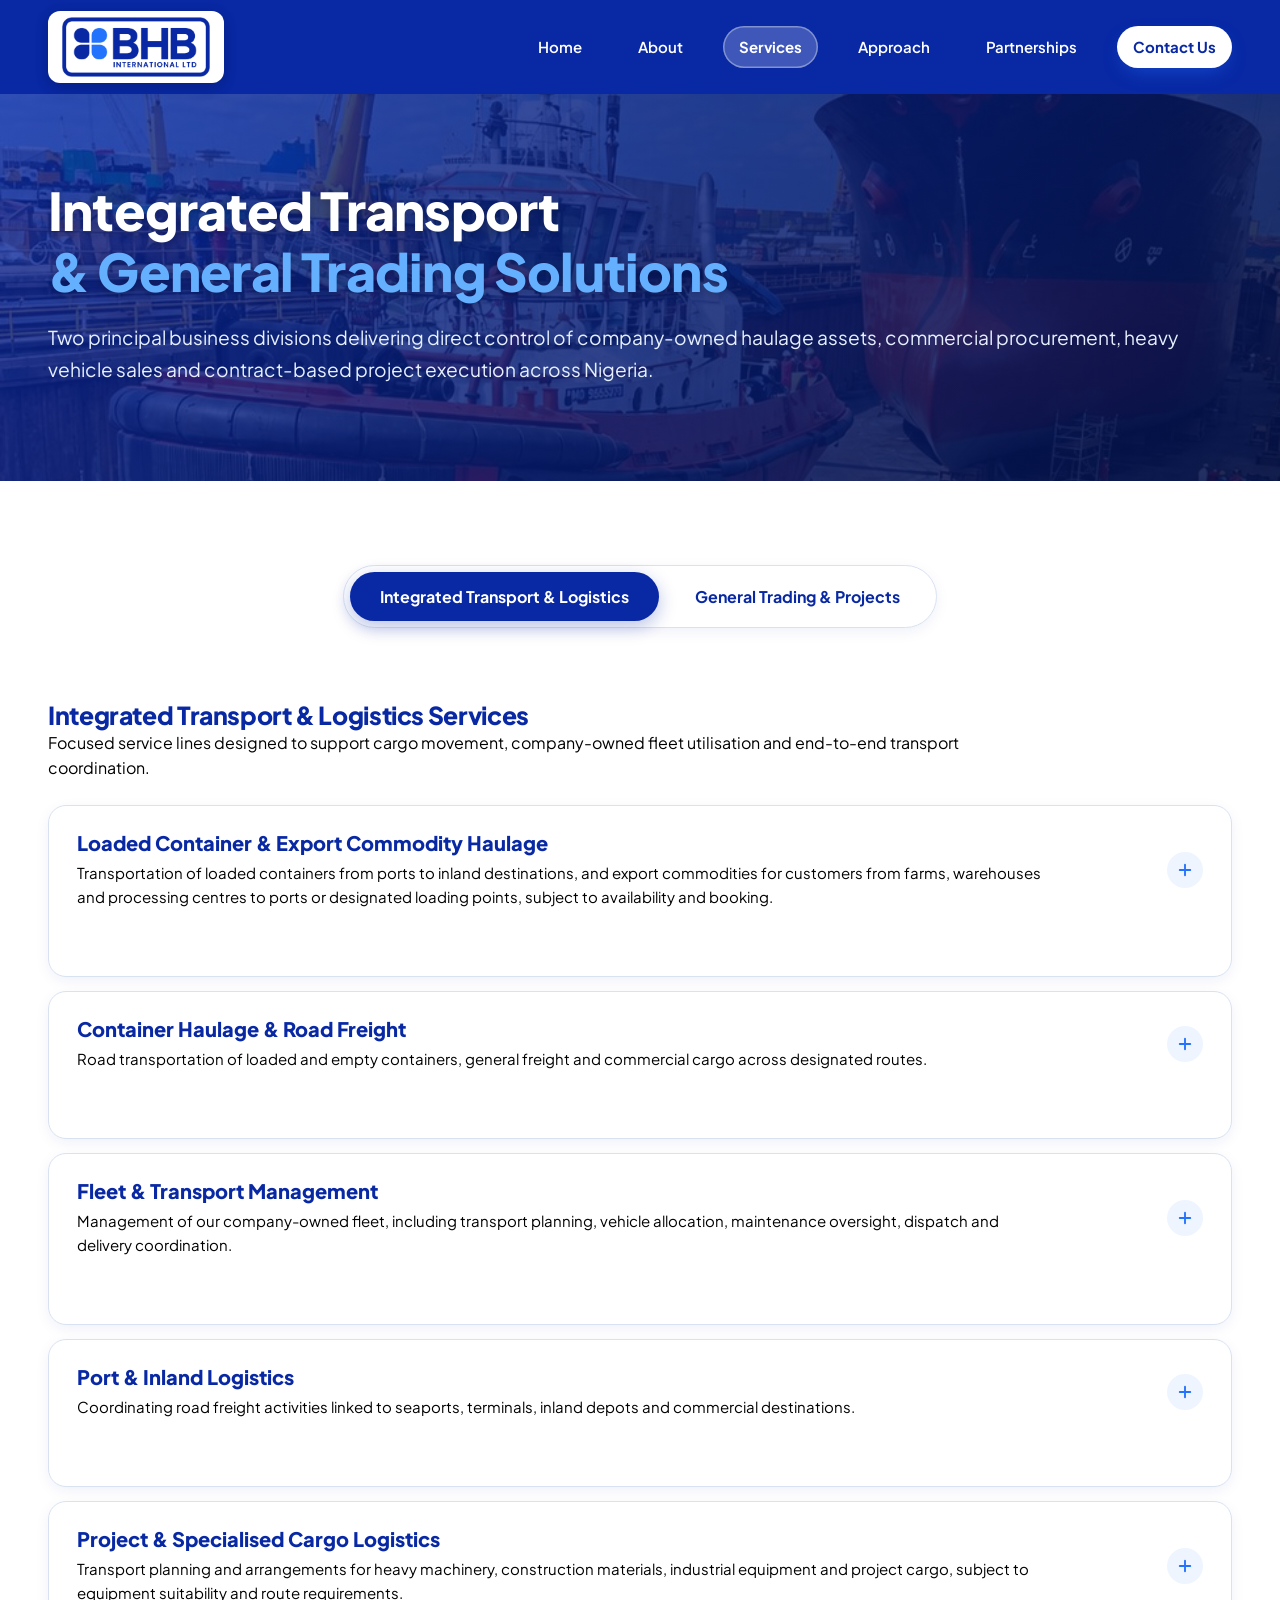
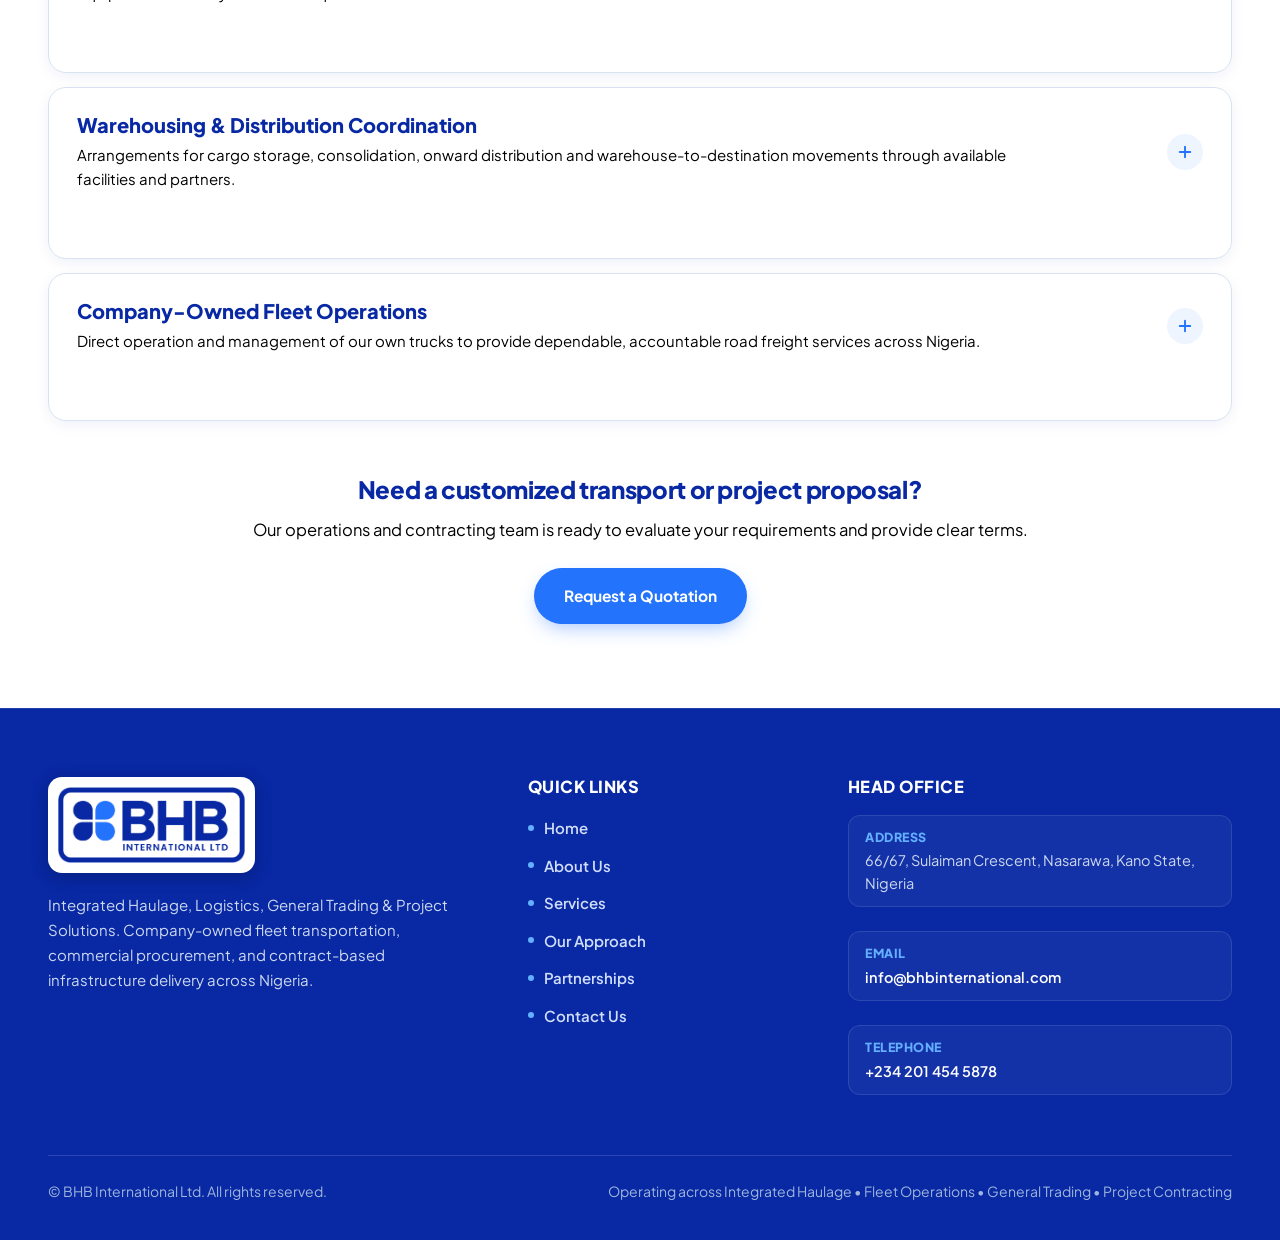
<file: site/services.html>
<!DOCTYPE html>
<html lang="en">
<head>
<meta charset="utf-8">
<meta name="viewport" content="width=device-width, initial-scale=1, viewport-fit=cover">
<meta name="color-scheme" content="light">
<title>Our Services | BHB International Ltd | Integrated Transport &amp; General Trading</title>
<meta name="description" content="Explore BHB International Ltd's integrated transport &amp; logistics services, and general trading, contracting &amp; project services.">
<link rel="preconnect" href="https://fonts.googleapis.com">
<link rel="preconnect" href="https://fonts.gstatic.com" crossorigin>
<link href="https://fonts.googleapis.com/css2?family=Plus+Jakarta+Sans:wght@400;500;600;700;800&display=swap" rel="stylesheet">
<link rel="stylesheet" href="style.css">
<link rel="icon" type="image/png" href="images/favicon.png?v=2">
<link rel="icon" type="image/x-icon" href="images/favicon.ico?v=2">
<link rel="apple-touch-icon" href="images/favicon.png?v=2">
</head>
<body>
<a class="sr skip" href="#main">Skip to content</a>

<header class="nav nav-blue">
  <div class="wrap">
    <a class="brand brand-pill" href="index.html" aria-label="BHB International Ltd home">
      <img src="images/logo-clean.png" alt="BHB International Ltd logo" width="240" height="74">
    </a>
    <button class="burger" id="burger" aria-label="Open menu" aria-expanded="false" aria-controls="menu">
      <span></span><span></span><span></span>
    </button>
    <ul class="menu" id="menu">
      <li><a href="index.html">Home</a></li>
      <li><a href="about.html">About</a></li>
      <li><a href="services.html">Services</a></li>
      <li><a href="approach.html">Approach</a></li>
      <li><a href="partnerships.html">Partnerships</a></li>
      <li class="cta-d"><a class="btn blue sm" href="contact.html">Contact Us</a></li>
    </ul>
  </div>
</header>

<main id="main">
<!-- Page Hero -->
<div class="hero page-hero services-hero">
  <div class="wrap">
    <div class="fade-up">
      <h1>
        <span class="text-brand-dark">Integrated Transport</span><br>
        <span class="text-brand-blue">&amp; General Trading Solutions</span>
      </h1>
      <p class="lead">Two principal business divisions delivering direct control of company-owned haulage assets, commercial procurement, heavy vehicle sales and contract-based project execution across Nigeria.</p>
    </div>
  </div>
</div>

<section class="white">
  <div class="wrap">
    <!-- Central Two-Category Tab Selector -->
    <div class="svc-tab-nav-wrap reveal">
      <div class="svc-tab-nav" role="tablist" aria-label="Service Categories">
        <button type="button" class="svc-cat-tab active" role="tab" id="tab-transport" aria-selected="true" aria-controls="panel-transport">
          <span>Integrated Transport &amp; Logistics</span>
        </button>
        <button type="button" class="svc-cat-tab" role="tab" id="tab-trading" aria-selected="false" aria-controls="panel-trading" tabindex="-1">
          <span>General Trading &amp; Projects</span>
        </button>
      </div>
    </div>

    <!-- Category Panels (Switch In Place Without Scrolling) -->
    <div class="svc-tab-panels">
      <!-- PANEL 1: INTEGRATED TRANSPORT & LOGISTICS SERVICES -->
      <div id="panel-transport" class="svc-tab-panel active" role="tabpanel" aria-labelledby="tab-transport">
        <div class="division-intro-head">
          <h2 class="division-main-title">Integrated Transport &amp; Logistics Services</h2>
          <p class="division-subtitle">Focused service lines designed to support cargo movement, company-owned fleet utilisation and end-to-end transport coordination.</p>
        </div>

        <div class="svc-accordion-list">
          <!-- 1. Loaded Container & Export Commodity Haulage -->
          <div class="svc-accordion-item">
            <button type="button" class="svc-accordion-header" aria-expanded="false">
              <div class="svc-accordion-title-wrap">
                <div class="svc-accordion-title">Loaded Container &amp; Export Commodity Haulage</div>
                <p class="svc-accordion-desc">Transportation of loaded containers from ports to inland destinations, and export commodities for customers from farms, warehouses and processing centres to ports or designated loading points, subject to availability and booking.</p>
              </div>
              <span class="svc-accordion-icon" aria-hidden="true">
                <svg width="18" height="18" viewBox="0 0 24 24" fill="none" stroke="currentColor" stroke-width="2.5" stroke-linecap="round" stroke-linejoin="round"><line x1="12" y1="5" x2="12" y2="19"></line><line x1="5" y1="12" x2="19" y2="12"></line></svg>
              </span>
            </button>
            <div class="svc-accordion-content">
              <div class="svc-accordion-inner">
                <div class="svc-scope-heading">Key Capabilities &amp; Scope</div>
                <ul class="svc-scope-list">
                  <li>Loaded container transportation</li>
                  <li>Customer-requested export commodity haulage</li>
                  <li>Bulk and containerised commodities</li>
                  <li>Export cargo collection and port delivery</li>
                </ul>
              </div>
            </div>
          </div>

          <!-- 2. Container Haulage & Road Freight -->
          <div class="svc-accordion-item">
            <button type="button" class="svc-accordion-header" aria-expanded="false">
              <div class="svc-accordion-title-wrap">
                <div class="svc-accordion-title">Container Haulage &amp; Road Freight</div>
                <p class="svc-accordion-desc">Road transportation of loaded and empty containers, general freight and commercial cargo across designated routes.</p>
              </div>
              <span class="svc-accordion-icon" aria-hidden="true">
                <svg width="18" height="18" viewBox="0 0 24 24" fill="none" stroke="currentColor" stroke-width="2.5" stroke-linecap="round" stroke-linejoin="round"><line x1="12" y1="5" x2="12" y2="19"></line><line x1="5" y1="12" x2="19" y2="12"></line></svg>
              </span>
            </button>
            <div class="svc-accordion-content">
              <div class="svc-accordion-inner">
                <div class="svc-scope-heading">Key Capabilities &amp; Scope</div>
                <ul class="svc-scope-list">
                  <li>Full-container transportation</li>
                  <li>Inland container movements</li>
                  <li>Empty container returns</li>
                  <li>Warehouse and terminal deliveries</li>
                </ul>
              </div>
            </div>
          </div>

          <!-- 3. Fleet & Transport Management -->
          <div class="svc-accordion-item">
            <button type="button" class="svc-accordion-header" aria-expanded="false">
              <div class="svc-accordion-title-wrap">
                <div class="svc-accordion-title">Fleet &amp; Transport Management</div>
                <p class="svc-accordion-desc">Management of our company-owned fleet, including transport planning, vehicle allocation, maintenance oversight, dispatch and delivery coordination.</p>
              </div>
              <span class="svc-accordion-icon" aria-hidden="true">
                <svg width="18" height="18" viewBox="0 0 24 24" fill="none" stroke="currentColor" stroke-width="2.5" stroke-linecap="round" stroke-linejoin="round"><line x1="12" y1="5" x2="12" y2="19"></line><line x1="5" y1="12" x2="19" y2="12"></line></svg>
              </span>
            </button>
            <div class="svc-accordion-content">
              <div class="svc-accordion-inner">
                <div class="svc-scope-heading">Key Capabilities &amp; Scope</div>
                <ul class="svc-scope-list">
                  <li>Company-owned truck allocation</li>
                  <li>Driver and trip coordination</li>
                  <li>Fleet scheduling and preventive maintenance</li>
                  <li>Transport performance monitoring</li>
                </ul>
              </div>
            </div>
          </div>

          <!-- 4. Port & Inland Logistics -->
          <div class="svc-accordion-item">
            <button type="button" class="svc-accordion-header" aria-expanded="false">
              <div class="svc-accordion-title-wrap">
                <div class="svc-accordion-title">Port &amp; Inland Logistics</div>
                <p class="svc-accordion-desc">Coordinating road freight activities linked to seaports, terminals, inland depots and commercial destinations.</p>
              </div>
              <span class="svc-accordion-icon" aria-hidden="true">
                <svg width="18" height="18" viewBox="0 0 24 24" fill="none" stroke="currentColor" stroke-width="2.5" stroke-linecap="round" stroke-linejoin="round"><line x1="12" y1="5" x2="12" y2="19"></line><line x1="5" y1="12" x2="19" y2="12"></line></svg>
              </span>
            </button>
            <div class="svc-accordion-content">
              <div class="svc-accordion-inner">
                <div class="svc-scope-heading">Key Capabilities &amp; Scope</div>
                <ul class="svc-scope-list">
                  <li>Terminal pickup coordination</li>
                  <li>Port-to-inland deliveries</li>
                  <li>Container positioning and returns</li>
                  <li>Coordination with forwarding agents</li>
                </ul>
              </div>
            </div>
          </div>

          <!-- 5. Project & Specialised Cargo Logistics -->
          <div class="svc-accordion-item">
            <button type="button" class="svc-accordion-header" aria-expanded="false">
              <div class="svc-accordion-title-wrap">
                <div class="svc-accordion-title">Project &amp; Specialised Cargo Logistics</div>
                <p class="svc-accordion-desc">Transport planning and arrangements for heavy machinery, construction materials, industrial equipment and project cargo, subject to equipment suitability and route requirements.</p>
              </div>
              <span class="svc-accordion-icon" aria-hidden="true">
                <svg width="18" height="18" viewBox="0 0 24 24" fill="none" stroke="currentColor" stroke-width="2.5" stroke-linecap="round" stroke-linejoin="round"><line x1="12" y1="5" x2="12" y2="19"></line><line x1="5" y1="12" x2="19" y2="12"></line></svg>
              </span>
            </button>
            <div class="svc-accordion-content">
              <div class="svc-accordion-inner">
                <div class="svc-scope-heading">Key Capabilities &amp; Scope</div>
                <ul class="svc-scope-list">
                  <li>Equipment movement planning</li>
                  <li>Flatbed transport coordination</li>
                  <li>Project material deliveries</li>
                </ul>
              </div>
            </div>
          </div>

          <!-- 6. Warehousing & Distribution Coordination -->
          <div class="svc-accordion-item">
            <button type="button" class="svc-accordion-header" aria-expanded="false">
              <div class="svc-accordion-title-wrap">
                <div class="svc-accordion-title">Warehousing &amp; Distribution Coordination</div>
                <p class="svc-accordion-desc">Arrangements for cargo storage, consolidation, onward distribution and warehouse-to-destination movements through available facilities and partners.</p>
              </div>
              <span class="svc-accordion-icon" aria-hidden="true">
                <svg width="18" height="18" viewBox="0 0 24 24" fill="none" stroke="currentColor" stroke-width="2.5" stroke-linecap="round" stroke-linejoin="round"><line x1="12" y1="5" x2="12" y2="19"></line><line x1="5" y1="12" x2="19" y2="12"></line></svg>
              </span>
            </button>
            <div class="svc-accordion-content">
              <div class="svc-accordion-inner">
                <div class="svc-scope-heading">Key Capabilities &amp; Scope</div>
                <ul class="svc-scope-list">
                  <li>Storage coordination</li>
                  <li>Cargo distribution planning</li>
                  <li>Warehouse dispatch logistics</li>
                </ul>
              </div>
            </div>
          </div>

          <!-- 7. Company-Owned Fleet Operations -->
          <div class="svc-accordion-item">
            <button type="button" class="svc-accordion-header" aria-expanded="false">
              <div class="svc-accordion-title-wrap">
                <div class="svc-accordion-title">Company-Owned Fleet Operations</div>
                <p class="svc-accordion-desc">Direct operation and management of our own trucks to provide dependable, accountable road freight services across Nigeria.</p>
              </div>
              <span class="svc-accordion-icon" aria-hidden="true">
                <svg width="18" height="18" viewBox="0 0 24 24" fill="none" stroke="currentColor" stroke-width="2.5" stroke-linecap="round" stroke-linejoin="round"><line x1="12" y1="5" x2="12" y2="19"></line><line x1="5" y1="12" x2="19" y2="12"></line></svg>
              </span>
            </button>
            <div class="svc-accordion-content">
              <div class="svc-accordion-inner">
                <div class="svc-scope-heading">Key Capabilities &amp; Scope</div>
                <ul class="svc-scope-list">
                  <li>Company-owned fleet deployment</li>
                  <li>Driver and dispatch supervision</li>
                  <li>Vehicle maintenance coordination</li>
                  <li>End-to-end trip oversight</li>
                </ul>
              </div>
            </div>
          </div>
        </div>
      </div>

      <!-- PANEL 2: GENERAL TRADING, CONTRACTING & PROJECT SERVICES -->
      <div id="panel-trading" class="svc-tab-panel" role="tabpanel" aria-labelledby="tab-trading" hidden>
        <div class="division-intro-head">
          <h2 class="division-main-title">General Trading, Contracting &amp; Project Services</h2>
          <p class="division-subtitle">Beyond haulage, BHB International undertakes commercial supply, project-based contracts and community infrastructure assignments tailored to client requirements.</p>
        </div>

        <div class="svc-accordion-list">
          <!-- 1. General Trading & Merchandise -->
          <div class="svc-accordion-item">
            <button type="button" class="svc-accordion-header" aria-expanded="false">
              <div class="svc-accordion-title-wrap">
                <div class="svc-accordion-title">General Trading &amp; Merchandise</div>
                <p class="svc-accordion-desc">Buying, selling and supplying general merchandise, consumables, equipment and other goods for commercial and institutional customers.</p>
              </div>
              <span class="svc-accordion-icon" aria-hidden="true">
                <svg width="18" height="18" viewBox="0 0 24 24" fill="none" stroke="currentColor" stroke-width="2.5" stroke-linecap="round" stroke-linejoin="round"><line x1="12" y1="5" x2="12" y2="19"></line><line x1="5" y1="12" x2="19" y2="12"></line></svg>
              </span>
            </button>
            <div class="svc-accordion-content">
              <div class="svc-accordion-inner">
                <div class="svc-scope-heading">Key Capabilities &amp; Scope</div>
                <ul class="svc-scope-list">
                  <li>Commercial merchandise supply</li>
                  <li>Consumables and equipment procurement</li>
                  <li>Institutional supply contracts</li>
                </ul>
              </div>
            </div>
          </div>

          <!-- 2. Truck Heads & Flatbed Trailers -->
          <div class="svc-accordion-item">
            <button type="button" class="svc-accordion-header" aria-expanded="false">
              <div class="svc-accordion-title-wrap">
                <div class="svc-accordion-title">Truck Heads &amp; Flatbed Trailers</div>
                <p class="svc-accordion-desc">Importation, purchase and sale of truck tractor heads, flatbed trailers and related transport equipment. This trading activity is distinct from our company-owned haulage fleet.</p>
              </div>
              <span class="svc-accordion-icon" aria-hidden="true">
                <svg width="18" height="18" viewBox="0 0 24 24" fill="none" stroke="currentColor" stroke-width="2.5" stroke-linecap="round" stroke-linejoin="round"><line x1="12" y1="5" x2="12" y2="19"></line><line x1="5" y1="12" x2="19" y2="12"></line></svg>
              </span>
            </button>
            <div class="svc-accordion-content">
              <div class="svc-accordion-inner">
                <div class="svc-scope-heading">Key Capabilities &amp; Scope</div>
                <ul class="svc-scope-list">
                  <li>Direct importation of truck tractor heads</li>
                  <li>Flatbed trailer supply and sales</li>
                  <li>Heavy-duty commercial vehicle procurement</li>
                </ul>
              </div>
            </div>
          </div>

          <!-- 3. CSR & Empowerment Programmes -->
          <div class="svc-accordion-item">
            <button type="button" class="svc-accordion-header" aria-expanded="false">
              <div class="svc-accordion-title-wrap">
                <div class="svc-accordion-title">CSR &amp; Empowerment Programmes</div>
                <p class="svc-accordion-desc">Contract-based planning, procurement, coordination and implementation of skills acquisition, livelihood support and community empowerment programmes for corporate and institutional clients.</p>
              </div>
              <span class="svc-accordion-icon" aria-hidden="true">
                <svg width="18" height="18" viewBox="0 0 24 24" fill="none" stroke="currentColor" stroke-width="2.5" stroke-linecap="round" stroke-linejoin="round"><line x1="12" y1="5" x2="12" y2="19"></line><line x1="5" y1="12" x2="19" y2="12"></line></svg>
              </span>
            </button>
            <div class="svc-accordion-content">
              <div class="svc-accordion-inner">
                <div class="svc-scope-heading">Key Capabilities &amp; Scope</div>
                <ul class="svc-scope-list">
                  <li>Vocational equipment procurement</li>
                  <li>Community empowerment delivery</li>
                  <li>Socio-economic impact initiatives</li>
                </ul>
              </div>
            </div>
          </div>

          <!-- 4. Solar Street Lighting -->
          <div class="svc-accordion-item">
            <button type="button" class="svc-accordion-header" aria-expanded="false">
              <div class="svc-accordion-title-wrap">
                <div class="svc-accordion-title">Solar Street Lighting</div>
                <p class="svc-accordion-desc">Project coordination, supply and installation arrangements for solar-powered street lighting and related community electrification initiatives.</p>
              </div>
              <span class="svc-accordion-icon" aria-hidden="true">
                <svg width="18" height="18" viewBox="0 0 24 24" fill="none" stroke="currentColor" stroke-width="2.5" stroke-linecap="round" stroke-linejoin="round"><line x1="12" y1="5" x2="12" y2="19"></line><line x1="5" y1="12" x2="19" y2="12"></line></svg>
              </span>
            </button>
            <div class="svc-accordion-content">
              <div class="svc-accordion-inner">
                <div class="svc-scope-heading">Key Capabilities &amp; Scope</div>
                <ul class="svc-scope-list">
                  <li>Solar-powered street lighting supply</li>
                  <li>Installation planning and coordination</li>
                  <li>Community lighting infrastructure</li>
                </ul>
              </div>
            </div>
          </div>

          <!-- 5. School & Facility Renovation -->
          <div class="svc-accordion-item">
            <button type="button" class="svc-accordion-header" aria-expanded="false">
              <div class="svc-accordion-title-wrap">
                <div class="svc-accordion-title">School &amp; Facility Renovation</div>
                <p class="svc-accordion-desc">Renovation, rehabilitation and upgrading of schools, classrooms and community facilities, including civil and related improvement works.</p>
              </div>
              <span class="svc-accordion-icon" aria-hidden="true">
                <svg width="18" height="18" viewBox="0 0 24 24" fill="none" stroke="currentColor" stroke-width="2.5" stroke-linecap="round" stroke-linejoin="round"><line x1="12" y1="5" x2="12" y2="19"></line><line x1="5" y1="12" x2="19" y2="12"></line></svg>
              </span>
            </button>
            <div class="svc-accordion-content">
              <div class="svc-accordion-inner">
                <div class="svc-scope-heading">Key Capabilities &amp; Scope</div>
                <ul class="svc-scope-list">
                  <li>Educational facility rehabilitation</li>
                  <li>Classroom upgrade and civil repairs</li>
                  <li>Community building renovations</li>
                </ul>
              </div>
            </div>
          </div>

          <!-- 6. Boreholes & Water Treatment -->
          <div class="svc-accordion-item">
            <button type="button" class="svc-accordion-header" aria-expanded="false">
              <div class="svc-accordion-title-wrap">
                <div class="svc-accordion-title">Boreholes &amp; Water Treatment</div>
                <p class="svc-accordion-desc">Borehole development, water supply infrastructure and water treatment project coordination to improve access to dependable water services.</p>
              </div>
              <span class="svc-accordion-icon" aria-hidden="true">
                <svg width="18" height="18" viewBox="0 0 24 24" fill="none" stroke="currentColor" stroke-width="2.5" stroke-linecap="round" stroke-linejoin="round"><line x1="12" y1="5" x2="12" y2="19"></line><line x1="5" y1="12" x2="19" y2="12"></line></svg>
              </span>
            </button>
            <div class="svc-accordion-content">
              <div class="svc-accordion-inner">
                <div class="svc-scope-heading">Key Capabilities &amp; Scope</div>
                <ul class="svc-scope-list">
                  <li>Borehole drilling and pump installation</li>
                  <li>Water reticulation and storage setups</li>
                  <li>Community water facility delivery</li>
                </ul>
              </div>
            </div>
          </div>
        </div>
      </div>
    </div>

    <!-- Bottom CTA Box -->
    <div style="text-align:center;margin-top:54px" class="reveal">
      <h3 style="font-size:24px;margin-bottom:12px;color:var(--navy)">Need a customized transport or project proposal?</h3>
      <p class="sub" style="margin:0 auto 24px;color:#000000">Our operations and contracting team is ready to evaluate your requirements and provide clear terms.</p>
      <a class="btn blue" href="contact.html">Request a Quotation</a>
    </div>
  </div>
</section>
</main>

<footer>
  <div class="wrap">
    <div class="footer-grid">
      <div class="brand-col">
        <div class="footer-logo-card">
          <img src="images/logo-clean.png" alt="BHB International Ltd" width="240" height="100" class="footer-logo-img">
        </div>
        <p>Integrated Haulage, Logistics, General Trading &amp; Project Solutions. Company-owned fleet transportation, commercial procurement, and contract-based infrastructure delivery across Nigeria.</p>
      </div>
      <div>
        <h4>Quick Links</h4>
        <nav class="footer-nav-col" aria-label="Footer Navigation">
          <a href="index.html">Home</a>
          <a href="about.html">About Us</a>
          <a href="services.html">Services</a>
          <a href="approach.html">Our Approach</a>
          <a href="partnerships.html">Partnerships</a>
          <a href="contact.html">Contact Us</a>
        </nav>
      </div>
      <div>
        <h4>Head Office</h4>
        <ul class="footer-contact">
          <li>
            <b>Address</b>
            66/67, Sulaiman Crescent, Nasarawa, Kano State, Nigeria
          </li>
          <li>
            <b>Email</b>
            <a href="mailto:info@bhbinternational.com">info@bhbinternational.com</a>
          </li>
          <li>
            <b>Telephone</b>
            <a href="tel:+2342014545878">+234 201 454 5878</a>
          </li>
        </ul>
      </div>
    </div>
    <div class="footer-bottom">
      <span>© BHB International Ltd. All rights reserved.</span>
      <span>Operating across Integrated Haulage • Fleet Operations • General Trading • Project Contracting</span>
    </div>
  </div>
</footer>

<script src="script.js"></script>
</body>
</html>
</file>
<file: site/style.css>
/* ==========================================================================
   BHB INTERNATIONAL LTD — OFFICIAL STYLESHEET
   Brand Colors:
     Deep Navy: #0828A4
     Vibrant Blue: #2373FC
     Solid Black for Max Contrast: #000000
     White: #ffffff
   ========================================================================== */

:root {
  --navy: #0828A4;
  --blue: #2373FC;
  --blue-hover: #072288;
  --blue-light: #5ea4ff;
  --sky: #eef5ff;
  --mist: #f6f9fe;
  --line: #d8e2f0;
  --line-light: #e6eef8;
  --text: #000000;
  --muted: #111111;
  --white: #ffffff;
  --font: 'Plus Jakarta Sans', -apple-system, BlinkMacSystemFont, 'Segoe UI', Roboto, Helvetica, Arial, sans-serif;
  --radius: 18px;
  --radius-lg: 20px;
  --radius-sm: 10px;
  --shadow-sm: 0 4px 16px -2px rgba(8, 40, 164, 0.08);
  --shadow-md: 0 12px 32px -6px rgba(8, 40, 164, 0.14);
  --shadow-lg: 0 24px 50px -12px rgba(8, 40, 164, 0.20);
  color-scheme: light;
}

*, *::before, *::after {
  box-sizing: border-box;
}

html {
  scroll-behavior: smooth;
  scroll-padding-top: calc(96px + env(safe-area-inset-top, 0px));
}

body {
  margin: 0;
  background: var(--white);
  color: var(--text);
  font: 16.5px/1.7 var(--font);
  -webkit-font-smoothing: antialiased;
  -moz-osx-font-smoothing: grayscale;
}

img {
  max-width: 100%;
  display: block;
  border-radius: var(--radius);
}

h1, h2, h3, h4, h5, h6 {
  margin: 0;
  line-height: 1.2;
  letter-spacing: -0.015em;
  color: var(--navy);
  font-weight: 800;
}

p {
  margin: 0 0 1em;
  color: var(--text);
}

a {
  color: var(--blue);
  text-decoration: none;
  transition: color 0.2s ease;
}

a:hover {
  color: var(--navy);
}

:focus-visible {
  outline: 3px solid var(--blue);
  outline-offset: 3px;
  border-radius: 4px;
}

.wrap {
  max-width: 1240px;
  margin: 0 auto;
  padding: 0 28px;
}

.sr {
  position: absolute;
  left: -9999px;
}

.skip:focus {
  left: 12px;
  top: 12px;
  background: #fff;
  padding: 10px 14px;
  z-index: 99;
  border-radius: 8px;
  box-shadow: var(--shadow-md);
}

/* Two-Colour Typography Utilities */
.text-brand-dark {
  color: var(--navy);
}

.text-brand-blue {
  color: var(--blue);
}

.nowrap {
  white-space: nowrap;
}

/* ==========================================================================
   BRAND-INSPIRED 4-PETAL FLOWER ICON (OFFICIAL LOGO DECORATIVE MOTIF)
   ========================================================================== */
.brand-petal-bullet {
  display: inline-block;
  width: 14px;
  height: 14px;
  flex-shrink: 0;
  background-image: url("data:image/svg+xml,%3Csvg xmlns='http://www.w3.org/2000/svg' viewBox='0 0 24 24'%3E%3Cpath d='M11 2.5C11 2.5 5.5 2.5 5.5 8C5.5 11 11 11 11 11V2.5Z' fill='%230828A4'/%3E%3Cpath d='M13 2.5C13 2.5 18.5 2.5 18.5 8C18.5 11 13 11 13 11V2.5Z' fill='%232373FC'/%3E%3Cpath d='M11 21.5C11 21.5 5.5 21.5 5.5 16C5.5 13 11 13 11 13V21.5Z' fill='%230828A4'/%3E%3Cpath d='M13 21.5C13 21.5 18.5 21.5 18.5 16C18.5 13 13 13 13 13V21.5Z' fill='%232373FC'/%3E%3C/svg%3E");
  background-size: contain;
  background-repeat: no-repeat;
  background-position: center;
  margin-right: 8px;
}

/* ==========================================================================
   MAIN NAVIGATION
   ========================================================================== */
header.nav {
  position: sticky;
  top: env(safe-area-inset-top, 0px);
  z-index: 50;
  background: rgba(255, 255, 255, 0.98);
  backdrop-filter: blur(12px);
  /* border-bottom removed */
  transition: box-shadow 0.3s ease;
}

header.nav.scrolled {
  box-shadow: var(--shadow-sm);
}

/* Brand Blue Header (For About Page) */
header.nav.nav-blue {
  background: var(--navy);
  border-bottom: none;
}
header.nav.nav-blue .burger {
  border-color: rgba(255, 255, 255, 0.35);
}
header.nav.nav-blue .burger span {
  background: #ffffff;
}
header.nav.nav-blue .brand-pill {
  background: #ffffff;
  padding: 6px 14px;
  border-radius: 12px;
  box-shadow: 0 4px 14px rgba(0, 0, 0, 0.2);
  display: inline-flex;
  align-items: center;
}
header.nav.nav-blue .brand-pill img {
  height: 60px;
  width: auto;
}
header.nav.nav-blue .cta-d .btn.blue {
  background: #ffffff;
  color: var(--navy);
  border-color: #ffffff;
  font-weight: 700;
}
header.nav.nav-blue .cta-d .btn.blue:hover {
  background: var(--sky);
  color: var(--navy);
}
@media (min-width: 1041px) {
  header.nav.nav-blue .menu a {
    position: relative;
    color: #ffffff;
    font-weight: 600;
    padding: 8px 16px;
    border-radius: 999px;
    border: none;
    transition: all 0.25s cubic-bezier(0.16, 1, 0.3, 1);
    display: inline-flex;
    align-items: center;
  }
  header.nav.nav-blue .menu a:hover {
    color: #ffffff;
    background: rgba(255, 255, 255, 0.16);
    transform: translateY(-1px);
    box-shadow: 0 4px 12px rgba(0, 0, 0, 0.15);
  }
  header.nav.nav-blue .menu a.active {
    color: #ffffff;
    background: rgba(255, 255, 255, 0.22);
    font-weight: 700;
    box-shadow: inset 0 0 0 1.5px rgba(255, 255, 255, 0.35);
  }
}
@media (max-width: 1040px) {
  header.nav.nav-blue .menu {
    background: var(--navy);
    border-top: 1px solid rgba(255, 255, 255, 0.15);
    box-shadow: 0 12px 28px rgba(0, 0, 0, 0.35);
  }
  header.nav.nav-blue .menu a {
    color: #ffffff;
    font-weight: 600;
    border-bottom: 1px solid rgba(255, 255, 255, 0.08);
  }
  header.nav.nav-blue .menu a:hover,
  header.nav.nav-blue .menu a.active {
    color: #8ebbfa;
    background: rgba(255, 255, 255, 0.05);
  }
}


.nav .wrap {
  display: flex;
  align-items: center;
  justify-content: space-between;
  height: 94px;
  gap: 20px;
}

.brand {
  display: flex;
  align-items: center;
}

.brand img {
  height: 68px;
  width: auto;
  max-width: 250px;
  transition: transform 0.2s ease;
  object-fit: contain;
  border-radius: 0;
}

.brand:hover img {
  transform: scale(1.02);
}

.menu {
  display: flex;
  align-items: center;
  gap: 24px;
  list-style: none;
  margin: 0;
  padding: 0;
  font-weight: 600;
  font-size: 15.5px;
}

/* Modern Interactive Navigation Links (No Underlines, Click-Only Navigation) */
header.nav .menu a {
  position: relative;
  text-decoration: none;
  color: #000000;
  padding: 8px 16px;
  border-radius: 999px;
  border: none;
  font-weight: 600;
  font-size: 15px;
  transition: all 0.25s cubic-bezier(0.16, 1, 0.3, 1);
  display: inline-flex;
  align-items: center;
}

header.nav .menu a:hover {
  color: var(--navy);
  background: rgba(35, 115, 252, 0.08);
  transform: translateY(-1px);
  box-shadow: 0 2px 8px rgba(8, 40, 164, 0.06);
}

header.nav .menu a.active {
  color: var(--navy);
  background: rgba(8, 40, 164, 0.1);
  font-weight: 700;
  box-shadow: inset 0 0 0 1.5px rgba(8, 40, 164, 0.18);
}

.btn {
  display: inline-flex;
  align-items: center;
  justify-content: center;
  gap: 8px;
  padding: 13px 28px;
  border-radius: 999px;
  font-weight: 700;
  text-decoration: none;
  font-size: 15.5px;
  border: 2px solid transparent;
  cursor: pointer;
  font-family: inherit;
  transition: all 0.25s ease;
}

.btn.blue {
  background: var(--blue);
  color: #fff;
  box-shadow: 0 8px 20px -6px rgba(35, 115, 252, 0.45);
}

.btn.blue:hover {
  background: var(--navy);
  color: #fff;
  transform: translateY(-2px);
  box-shadow: 0 12px 24px -6px rgba(8, 40, 164, 0.5);
}

.btn.line {
  border-color: var(--blue);
  color: var(--blue);
  background: transparent;
}

.btn.line:hover {
  background: var(--blue);
  color: #fff;
  transform: translateY(-2px);
}

.btn.white {
  background: #fff;
  color: var(--navy);
  box-shadow: var(--shadow-sm);
}

.btn.white:hover {
  background: var(--sky);
  color: var(--blue);
  transform: translateY(-2px);
}

.btn.line-white {
  border-color: #ffffff;
  color: #ffffff;
  background: rgba(255, 255, 255, 0.08);
  backdrop-filter: blur(4px);
}

.btn.line-white:hover {
  background: #ffffff;
  color: var(--navy);
  transform: translateY(-2px);
}

.btn.sm {
  padding: 9px 20px;
  font-size: 14.5px;
}

.burger {
  display: none;
  background: none;
  border: 2px solid var(--line);
  border-radius: 12px;
  width: 44px;
  height: 44px;
  cursor: pointer;
  padding: 0;
  transition: border-color 0.2s;
}

.burger:hover {
  border-color: var(--blue);
}

.burger span {
  display: block;
  width: 22px;
  height: 2.5px;
  background: #000000;
  margin: 5px auto;
  border-radius: 2px;
  transition: transform 0.3s, opacity 0.3s;
}

.burger[aria-expanded="true"] span:nth-child(1) {
  transform: translateY(7.5px) rotate(45deg);
}

.burger[aria-expanded="true"] span:nth-child(2) {
  opacity: 0;
}

.burger[aria-expanded="true"] span:nth-child(3) {
  transform: translateY(-7.5px) rotate(-45deg);
}

@media (max-width: 1040px) {
  .burger {
    display: block;
  }
  .menu {
    position: absolute;
    left: 0;
    right: 0;
    top: 100%;
    background: #fff;
    border-bottom: 1px solid var(--line);
    flex-direction: column;
    align-items: flex-start;
    gap: 0;
    padding: 12px 28px 24px;
    display: none;
    box-shadow: var(--shadow-md);
  }
  .menu.open {
    display: flex;
  }
  .menu li {
    width: 100%;
  }
  .menu a {
    display: block;
    padding: 12px 0;
    width: 100%;
    border-bottom: 1px solid var(--line-light);
  }
  .nav .cta-d {
    margin-top: 12px;
  }
}

/* ==========================================================================
   HERO SECTION WITH BACKGROUND PORT IMAGE & TWO-COLOUR TYPOGRAPHY
   ========================================================================== */
.hero.home-hero {
  position: relative;
  min-height: 660px;
  display: flex;
  align-items: center;
  background-image: linear-gradient(135deg, rgba(8, 40, 164, 0.72) 0%, rgba(4, 18, 72, 0.82) 100%), url('images/hero-port.jpg');
  background-size: cover;
  background-position: center 35%;
  background-repeat: no-repeat;
  color: #fff;
  padding: 94px 0 76px;
  overflow: hidden;
}

/* Subtle Animated Ambient Glow in Hero */
.hero.home-hero::before {
  content: "";
  position: absolute;
  top: -20%;
  right: -10%;
  width: 550px;
  height: 550px;
  border-radius: 50%;
  background: radial-gradient(circle, rgba(35, 115, 252, 0.28) 0%, transparent 70%);
  filter: blur(40px);
  pointer-events: none;
  animation: heroGlowPulse 8s ease-in-out infinite alternate;
}

@keyframes heroGlowPulse {
  0% { transform: scale(1) translate(0, 0); opacity: 0.6; }
  100% { transform: scale(1.15) translate(-30px, 20px); opacity: 0.9; }
}

/* Staggered text entrances */
.home-hero .hero-title {
  animation: heroTextSlide 0.75s cubic-bezier(0.16, 1, 0.3, 1) forwards;
}

.home-hero .hero-desc {
  animation: heroTextSlide 0.85s cubic-bezier(0.16, 1, 0.3, 1) 0.12s both;
}

.home-hero .hero-btns {
  animation: heroTextSlide 0.95s cubic-bezier(0.16, 1, 0.3, 1) 0.22s both;
}

@keyframes heroTextSlide {
  from {
    opacity: 0;
    transform: translateY(22px);
  }
  to {
    opacity: 1;
    transform: translateY(0);
  }
}

/* Animated CTA Buttons with Subtle Shimmer */
.hero-btns .btn.blue {
  position: relative;
  overflow: hidden;
  box-shadow: 0 8px 24px -4px rgba(35, 115, 252, 0.5);
  transition: all 0.3s cubic-bezier(0.16, 1, 0.3, 1);
}

.hero-btns .btn.blue::after {
  content: "";
  position: absolute;
  top: 0;
  left: -100%;
  width: 60%;
  height: 100%;
  background: linear-gradient(90deg, transparent, rgba(255, 255, 255, 0.25), transparent);
  transform: skewX(-20deg);
  transition: left 0.6s ease;
}

.hero-btns .btn.blue:hover::after {
  left: 140%;
}

.hero-btns .btn.blue:hover {
  transform: translateY(-3px);
  box-shadow: 0 14px 30px -4px rgba(8, 40, 164, 0.6);
}

.hero.page-hero {
  position: relative;
  background: linear-gradient(135deg, var(--mist) 0%, var(--sky) 100%);
  padding: 64px 0 54px;
  /* border-bottom removed */
}

.hero.page-hero h1 {
  font-size: clamp(32px, 4.2vw, 52px);
  color: var(--navy);
  margin-bottom: 16px;
  line-height: 1.18;
}

.hero.page-hero .lead {
  font-size: clamp(17px, 1.5vw, 20.5px);
  color: #000000;
  max-width: 82ch;
  line-height: 1.68;
}

.hero-content {
  max-width: 960px;
}

.hero-kicker-pill {
  display: inline-flex;
  align-items: center;
  gap: 8px;
  font-size: 13.5px;
  font-weight: 700;
  letter-spacing: 0.04em;
  text-transform: uppercase;
  color: #a0c6ff;
  background: rgba(35, 115, 252, 0.25);
  border: 1px solid rgba(160, 198, 255, 0.35);
  padding: 7px 18px;
  border-radius: 999px;
  margin-bottom: 22px;
}

.hero-title {
  font-size: clamp(36px, 4.8vw, 62px);
  font-weight: 800;
  line-height: 1.12;
  letter-spacing: -0.025em;
  margin-bottom: 22px;
}

.hero-hl-white {
  color: #ffffff;
  text-shadow: 0 2px 10px rgba(0, 0, 0, 0.3);
}

.hero-hl-blue {
  color: #64b0ff;
  text-shadow: 0 2px 10px rgba(0, 0, 0, 0.3);
}

.hero-desc {
  font-size: clamp(17.5px, 1.5vw, 20.5px);
  line-height: 1.65;
  color: #ffffff;
  opacity: 0.96;
  max-width: 66ch;
  margin-bottom: 34px;
}

.hero-btns {
  display: flex;
  gap: 16px;
  flex-wrap: wrap;
}

/* Home Hero Facts Banner */
.facts-banner {
  display: grid;
  grid-template-columns: repeat(4, 1fr);
  gap: 18px;
  margin-top: 56px;
  padding-top: 36px;
  border-top: 1px solid rgba(255, 255, 255, 0.18);
}

.facts-banner {
  display: grid;
  grid-template-columns: repeat(4, 1fr);
  gap: 18px;
  margin-top: 56px;
  padding-top: 36px;
  border-top: 1px solid rgba(255, 255, 255, 0.18);
  perspective: 1000px;
}

.fact-card {
  background: rgba(255, 255, 255, 0.12);
  backdrop-filter: blur(12px);
  border: 1.5px solid rgba(255, 255, 255, 0.22);
  border-radius: var(--radius);
  padding: 24px 20px;
  box-shadow: 0 8px 24px rgba(0, 0, 0, 0.12);
  transition: all 0.35s cubic-bezier(0.16, 1, 0.3, 1);
  position: relative;
  overflow: hidden;
}

.fact-card:hover {
  background: rgba(255, 255, 255, 0.20);
  transform: translateY(-6px) scale(1.02);
  border-color: #64b0ff;
  box-shadow: 0 18px 38px rgba(35, 115, 252, 0.3);
}

.fact-card b {
  display: block;
  color: #ffffff;
  font-size: 16px;
  font-weight: 800;
  margin-bottom: 6px;
}

.fact-card span {
  display: block;
  color: #dce7fa;
  font-size: 13.5px;
  line-height: 1.5;
}

@media (max-width: 980px) {
  .facts-banner {
    grid-template-columns: repeat(2, 1fr);
  }
}

@media (max-width: 560px) {
  .facts-banner {
    grid-template-columns: 1fr;
  }
}

/* ==========================================================================
   GENERAL SECTIONS & TYPOGRAPHY
   ========================================================================== */
section {
  padding: 84px 0;
  position: relative;
}

section.tint {
  background: var(--mist);
}

section.white {
  background: var(--white);
}

.head {
  max-width: 820px;
  margin: 0 auto 52px;
  text-align: center;
}

.head .h2 {
  font-size: clamp(28px, 3.4vw, 42px);
  margin-bottom: 14px;
}

.head .sub {
  font-size: 17.5px;
  color: #000000;
  line-height: 1.65;
  margin: 0 auto;
}

.split {
  display: grid;
  grid-template-columns: 1fr 1.15fr;
  gap: 56px;
  align-items: center;
}

/* Global Image Styling with Consistent Subtle BHB-Blue Stroke */
.photo-wrap {
  border: 2px solid rgba(35, 115, 252, 0.28);
  border-radius: var(--radius);
  overflow: hidden;
  box-shadow: 0 14px 34px -6px rgba(8, 40, 164, 0.14);
  background: #ffffff;
  transition: all 0.35s cubic-bezier(0.16, 1, 0.3, 1);
}

.photo-wrap:hover {
  border-color: var(--blue);
  box-shadow: 0 20px 44px -6px rgba(35, 115, 252, 0.25);
  transform: translateY(-4px);
}

.photo-wrap img {
  width: 100%;
  height: auto;
  object-fit: cover;
  border-radius: calc(var(--radius) - 2px);
  transition: transform 0.45s cubic-bezier(0.16, 1, 0.3, 1);
}

.photo-wrap:hover img {
  transform: scale(1.025);
}

.about-text h2 {
  font-size: clamp(28px, 3.2vw, 40px);
  margin-bottom: 18px;
}

.about-text p {
  color: #000000;
  font-size: 16.5px;
  line-height: 1.7;
}

.about-text p.sub {
  font-size: 18px;
  font-weight: 600;
}

@media (max-width: 900px) {
  .split {
    grid-template-columns: 1fr;
    gap: 36px;
  }
}

/* ==========================================================================
   MORE COLOURFUL MISSION & VISION SECTION
   ========================================================================== */
.vm {
  display: grid;
  grid-template-columns: 1fr 1fr;
  gap: 28px;
  margin-top: 48px;
}

.vm .v {
  background: linear-gradient(145deg, #ffffff 0%, #eef5ff 100%);
  border: 1.5px solid #bdd5fc;
    border-radius: var(--radius);
  padding: 38px 34px;
  box-shadow: 0 6px 20px -4px rgba(35, 115, 252, 0.12);
  transition: transform 0.25s, box-shadow 0.25s, border-color 0.25s;
  position: relative;
}

.vm .m {
  background: linear-gradient(145deg, #ffffff 0%, #edf1fa 100%);
  border: 1.5px solid #b8cbef;
    border-radius: var(--radius);
  padding: 38px 34px;
  box-shadow: 0 6px 20px -4px rgba(8, 40, 164, 0.12);
  transition: transform 0.25s, box-shadow 0.25s, border-color 0.25s;
  position: relative;
}

.vm .v:hover {
  transform: translateY(-4px);
  box-shadow: 0 12px 30px -6px rgba(35, 115, 252, 0.22);
  border-color: var(--blue);
}

.vm .m:hover {
  transform: translateY(-4px);
  box-shadow: 0 12px 30px -6px rgba(8, 40, 164, 0.22);
  border-color: var(--navy);
}

.vm-tag {
  display: inline-flex;
  align-items: center;
  gap: 6px;
  font-size: 12.5px;
  font-weight: 800;
  letter-spacing: 0.05em;
  text-transform: uppercase;
  padding: 5px 14px;
  border-radius: 999px;
  margin-bottom: 12px;
}

.vm-tag-vision {
  background: rgba(35, 115, 252, 0.15);
  color: var(--blue);
  border: 1px solid rgba(35, 115, 252, 0.3);
}

.vm-tag-mission {
  background: rgba(8, 40, 164, 0.12);
  color: var(--navy);
  border: 1px solid rgba(8, 40, 164, 0.25);
}

.vm h3 {
  font-size: 24px;
  color: var(--navy);
  margin-bottom: 12px;
}

.vm p {
  color: #000000;
  font-size: 16px;
  line-height: 1.7;
  margin: 0;
}

@media (max-width: 760px) {
  .vm {
    grid-template-columns: 1fr;
  }
}

/* ==========================================================================
   CORE VALUES — 4-GRID WITH BRAND-INSPIRED 4-PETAL ICONS
   ========================================================================== */
.values-head {
  text-align: center;
  max-width: 800px;
  margin: 54px auto 32px;
}

.values-4grid {
  display: grid;
  grid-template-columns: repeat(4, 1fr);
  gap: 24px;
}

.values-4grid {
  display: grid;
  grid-template-columns: repeat(4, 1fr);
  gap: 24px;
  perspective: 1000px;
}

/* Core Values — Complete Rounded Animated Border (No Single-Edge Lines) */
.val-card {
  background: linear-gradient(145deg, #ffffff 0%, #f4f8fe 100%);
  border: 1.5px solid #d6e4f8;
  border-radius: var(--radius);
  padding: 32px 26px;
  box-shadow: 0 6px 18px rgba(8, 40, 164, 0.05);
  transition: all 0.35s cubic-bezier(0.16, 1, 0.3, 1);
  display: flex;
  flex-direction: column;
  position: relative;
  overflow: hidden;
}

.val-card:nth-child(even) {
  background: linear-gradient(145deg, #ffffff 0%, #edf3fc 100%);
}

.val-card:hover {
  transform: translateY(-8px) scale(1.01);
  box-shadow: 0 20px 40px -8px rgba(35, 115, 252, 0.22);
  border-color: var(--blue);
}

.val-card:hover h4::before {
  transform: scale(1.2) rotate(15deg);
  transition: transform 0.3s ease;
}

.val-card h4 {
  font-size: 18.5px;
  color: var(--navy);
  margin-bottom: 12px;
  display: flex;
  align-items: center;
  gap: 8px;
}

.val-card h4::before {
  content: "";
  display: inline-block;
  width: 15px;
  height: 15px;
  flex-shrink: 0;
  background-image: url("data:image/svg+xml,%3Csvg xmlns='http://www.w3.org/2000/svg' viewBox='0 0 24 24'%3E%3Cpath d='M11 2.5C11 2.5 5.5 2.5 5.5 8C5.5 11 11 11 11 11V2.5Z' fill='%230828A4'/%3E%3Cpath d='M13 2.5C13 2.5 18.5 2.5 18.5 8C18.5 11 13 11 13 11V2.5Z' fill='%232373FC'/%3E%3Cpath d='M11 21.5C11 21.5 5.5 21.5 5.5 16C5.5 13 11 13 11 13V21.5Z' fill='%230828A4'/%3E%3Cpath d='M13 21.5C13 21.5 18.5 21.5 18.5 16C18.5 13 13 13 13 13V21.5Z' fill='%232373FC'/%3E%3C/svg%3E");
  background-size: contain;
  background-repeat: no-repeat;
  background-position: center;
}

.val-card p {
  color: #000000;
  font-size: 15px;
  line-height: 1.65;
  margin: 0;
}

@media (max-width: 1040px) {
  .values-4grid {
    grid-template-columns: repeat(2, 1fr);
  }
}

@media (max-width: 540px) {
  .values-4grid {
    grid-template-columns: 1fr;
  }
}

/* ==========================================================================
   CENTRAL TWO-CATEGORY TAB SELECTOR FOR SERVICES (HOMEPAGE & SERVICES PAGE)
   ========================================================================== */
.services-section-head {
  text-align: center;
  max-width: 840px;
  margin: 0 auto 36px;
}

.svc-tab-nav {
  display: inline-flex;
  background: #ffffff;
  padding: 6px;
  border-radius: 999px;
  border: 1.5px solid var(--line);
  box-shadow: var(--shadow-sm);
  margin: 0 auto 40px;
  gap: 6px;
  max-width: 100%;
}

.svc-tab-nav-wrap {
  text-align: center;
  margin-bottom: 32px;
}

.svc-cat-tab {
  display: inline-flex;
  align-items: center;
  gap: 10px;
  padding: 14px 30px;
  border-radius: 999px;
  border: none;
  background: transparent;
  color: var(--navy);
  font-family: inherit;
  font-size: 16px;
  font-weight: 700;
  cursor: pointer;
  transition: all 0.25s ease;
  white-space: nowrap;
}

.svc-cat-tab:hover {
  color: var(--blue);
  background: var(--sky);
}

.svc-cat-tab.active {
  background: var(--navy);
  color: #ffffff;
  box-shadow: 0 6px 18px rgba(8, 40, 164, 0.28);
}

.svc-cat-tab.active .svc-cat-tab-icon svg {
  stroke: #64b0ff;
}

.svc-cat-tab-icon {
  display: inline-flex;
  align-items: center;
  justify-content: center;
  width: 22px;
  height: 22px;
}

.svc-tab-panel {
  display: none;
  animation: panelFade 0.35s ease forwards;
}

.svc-tab-panel.active {
  display: block;
}

@keyframes panelFade {
  from {
    opacity: 0;
    transform: translateY(8px);
  }
  to {
    opacity: 1;
    transform: translateY(0);
  }
}

@media (max-width: 680px) {
  .svc-tab-nav {
    flex-direction: column;
    border-radius: var(--radius);
    width: 100%;
    padding: 8px;
  }
  .svc-cat-tab {
    justify-content: center;
    border-radius: 12px;
    padding: 12px 18px;
    font-size: 15px;
    width: 100%;
  }
}

.division-intro-head {
  margin-bottom: 24px;
}

.division-intro-head h3.division-main-title {
  font-size: clamp(24px, 2.8vw, 32px);
  color: var(--navy);
  margin-bottom: 8px;
  font-weight: 800;
}

.division-intro-head p.division-subtitle {
  color: #000000;
  font-size: 16px;
  max-width: 76ch;
  line-height: 1.6;
  margin: 0;
}

/* Accordion Container */
.svc-accordion-list {
  display: flex;
  flex-direction: column;
  gap: 14px;
}

.svc-accordion-item {
  background: #ffffff;
  border: 1px solid var(--line);
  border-radius: var(--radius);
  box-shadow: var(--shadow-sm);
  transition: all 0.25s ease;
  overflow: hidden;
}

.svc-accordion-item:hover {
  border-color: var(--blue);
  box-shadow: var(--shadow-md);
}

.svc-accordion-item.active {
  border-color: var(--blue);
  box-shadow: var(--shadow-md);
}

.svc-accordion-header {
  width: 100%;
  background: none;
  border: none;
  text-align: left;
  padding: 24px 28px;
  cursor: pointer;
  display: flex;
  align-items: center;
  justify-content: space-between;
  gap: 20px;
  font-family: inherit;
}

.svc-accordion-title-wrap {
  flex-grow: 1;
}

.svc-accordion-title {
  font-size: 20px;
  font-weight: 800;
  color: var(--navy);
  margin-bottom: 6px;
  transition: color 0.2s;
}

.svc-accordion-item:hover .svc-accordion-title,
.svc-accordion-item.active .svc-accordion-title {
  color: var(--blue);
}

.svc-accordion-desc {
  font-size: 15px;
  color: #000000;
  line-height: 1.6;
  margin: 0;
  max-width: 88ch;
}

.svc-accordion-icon {
  width: 36px;
  height: 36px;
  border-radius: 50%;
  background: var(--sky);
  color: var(--blue);
  display: flex;
  align-items: center;
  justify-content: center;
  flex-shrink: 0;
  transition: transform 0.3s ease, background 0.2s, color 0.2s;
}

.svc-accordion-item.active .svc-accordion-icon {
  transform: rotate(45deg);
  background: var(--navy);
  color: #fff;
}

.svc-accordion-content {
  padding: 0 28px 24px;
  border-top: 1px solid var(--line-light);
  background: var(--mist);
  transition: all 0.3s ease;
}

.svc-accordion-content[hidden] {
  display: none;
}

.svc-accordion-inner {
  padding-top: 18px;
}

.svc-scope-heading {
  font-size: 13.5px;
  font-weight: 800;
  text-transform: uppercase;
  letter-spacing: 0.05em;
  color: var(--navy);
  margin-bottom: 10px;
}

.svc-scope-list {
  list-style: none;
  padding: 0;
  margin: 0;
  display: grid;
  grid-template-columns: repeat(auto-fit, minmax(260px, 1fr));
  gap: 10px 24px;
}

.svc-scope-list li {
  font-size: 14.5px;
  color: #000000;
  display: flex;
  align-items: flex-start;
  gap: 8px;
  line-height: 1.5;
}

.svc-scope-list li::before {
  content: "";
  display: inline-block;
  width: 14px;
  height: 14px;
  flex-shrink: 0;
  background-image: url("data:image/svg+xml,%3Csvg xmlns='http://www.w3.org/2000/svg' viewBox='0 0 24 24'%3E%3Cpath d='M11 2.5C11 2.5 5.5 2.5 5.5 8C5.5 11 11 11 11 11V2.5Z' fill='%230828A4'/%3E%3Cpath d='M13 2.5C13 2.5 18.5 2.5 18.5 8C18.5 11 13 11 13 11V2.5Z' fill='%232373FC'/%3E%3Cpath d='M11 21.5C11 21.5 5.5 21.5 5.5 16C5.5 13 11 13 11 13V21.5Z' fill='%230828A4'/%3E%3Cpath d='M13 21.5C13 21.5 18.5 21.5 18.5 16C18.5 13 13 13 13 13V21.5Z' fill='%232373FC'/%3E%3C/svg%3E");
  background-size: contain;
  background-repeat: no-repeat;
  background-position: center;
  margin-top: 3px;
}

/* ==========================================================================
   OPERATING APPROACH — EXACTLY 4 STEPS, BALANCED 4-COLUMN LAYOUT
   ========================================================================== */
.steps-4grid {
  display: grid;
  grid-template-columns: repeat(4, 1fr);
  gap: 24px;
  margin-top: 36px;
}

.step-card {
  background: linear-gradient(145deg, #ffffff 0%, #f7faff 100%);
  border: 1.5px solid #d6e4f8;
  border-radius: var(--radius);
  padding: 32px 24px;
  box-shadow: 0 4px 16px rgba(8, 40, 164, 0.05);
  transition: all 0.35s cubic-bezier(0.16, 1, 0.3, 1);
  position: relative;
  display: flex;
  flex-direction: column;
}

.step-card:hover {
  transform: translateY(-6px);
  box-shadow: 0 18px 36px -4px rgba(35, 115, 252, 0.2);
  border-color: var(--blue);
}

.step-number {
  width: 48px;
  height: 48px;
  border-radius: 12px;
  background: var(--sky);
  color: var(--navy);
  font-size: 22px;
  font-weight: 800;
  display: flex;
  align-items: center;
  justify-content: center;
  margin-bottom: 18px;
  border: 1px solid var(--line);
  transition: background 0.25s, color 0.25s;
}

.step-card:hover .step-number {
  background: var(--blue);
  color: #fff;
  border-color: var(--blue);
}

.step-card h3 {
  font-size: 20px;
  color: var(--navy);
  margin-bottom: 10px;
}

.step-card p {
  font-size: 14.5px;
  color: #000000;
  line-height: 1.6;
  margin: 0;
}

@media (max-width: 980px) {
  .steps-4grid {
    grid-template-columns: repeat(2, 1fr);
  }
}

@media (max-width: 580px) {
  .steps-4grid {
    grid-template-columns: 1fr;
  }
}

/* ==========================================================================
   WHY CHOOSE BHB INTERNATIONAL (4 PILLARS WITH BRAND PETAL ICONS)
   ========================================================================== */
.why-4grid {
  display: grid;
  grid-template-columns: repeat(4, 1fr);
  gap: 24px;
  margin-top: 32px;
}

.why-card {
  background: #ffffff;
  border: 1px solid var(--line);
  border-radius: var(--radius);
  padding: 32px 26px;
  box-shadow: var(--shadow-sm);
  transition: transform 0.3s ease, box-shadow 0.3s ease, border-color 0.3s ease;
  display: flex;
  flex-direction: column;
}

.why-card:hover {
  transform: translateY(-4px);
  box-shadow: var(--shadow-md);
  border-color: var(--blue);
}

.why-card h4 {
  font-size: 18.5px;
  color: var(--navy);
  margin-bottom: 12px;
  display: flex;
  align-items: center;
  gap: 8px;
}

.why-card h4::before {
  content: "";
  display: inline-block;
  width: 15px;
  height: 15px;
  flex-shrink: 0;
  background-image: url("data:image/svg+xml,%3Csvg xmlns='http://www.w3.org/2000/svg' viewBox='0 0 24 24'%3E%3Cpath d='M11 2.5C11 2.5 5.5 2.5 5.5 8C5.5 11 11 11 11 11V2.5Z' fill='%230828A4'/%3E%3Cpath d='M13 2.5C13 2.5 18.5 2.5 18.5 8C18.5 11 13 11 13 11V2.5Z' fill='%232373FC'/%3E%3Cpath d='M11 21.5C11 21.5 5.5 21.5 5.5 16C5.5 13 11 13 11 13V21.5Z' fill='%230828A4'/%3E%3Cpath d='M13 21.5C13 21.5 18.5 21.5 18.5 16C18.5 13 13 13 13 13V21.5Z' fill='%232373FC'/%3E%3C/svg%3E");
  background-size: contain;
  background-repeat: no-repeat;
  background-position: center;
}

.why-card p {
  color: #000000;
  font-size: 15px;
  line-height: 1.65;
  margin: 0;
}

@media (max-width: 1040px) {
  .why-4grid {
    grid-template-columns: repeat(2, 1fr);
  }
}

@media (max-width: 540px) {
  .why-4grid {
    grid-template-columns: 1fr;
  }
}

/* ==========================================================================
   COLOURFUL FOUNDER / EXECUTIVE PROFILE
   ========================================================================== */
.lead-grid-balanced {
  display: grid;
  grid-template-columns: 340px 1fr;
  gap: 48px;
  align-items: start;
  margin-top: 24px;
}

.profile-card {
  background: #ffffff;
  border: 1.5px solid #d4e2f9;
  border-radius: var(--radius-lg);
  padding: 28px 24px;
  box-shadow: 0 8px 24px -4px rgba(8, 40, 164, 0.08);
  text-align: center;
  position: sticky;
  top: 110px;
}

/* Founder Circular Frame — Lighter BHB Blue Stroke */
.ceo-photo-container {
  width: 100%;
  aspect-ratio: 4/5;
  border-radius: var(--radius);
  overflow: hidden;
  box-shadow: 0 12px 32px rgba(35, 115, 252, 0.28);
  margin-bottom: 20px;
  padding: 6px;
  background: var(--blue); /* Lighter BHB Blue */
  border: 3px solid rgba(160, 205, 255, 0.7);
}

.ceo-photo-container img {
  width: 100%;
  height: 100%;
  object-fit: cover;
  object-position: center 20%;
  border-radius: 14px;
  display: block;
}

.profile-card h3 {
  font-size: 22px;
  color: var(--navy);
  margin-bottom: 4px;
}

.profile-card .role-badge {
  display: inline-block;
  background: var(--sky);
  color: var(--navy);
  font-size: 13px;
  font-weight: 700;
  padding: 4px 14px;
  border-radius: 999px;
  text-transform: uppercase;
  letter-spacing: 0.04em;
  margin: 6px 0 16px;
}

/* Sustainable Business Success — Distinctive Blue Corporate Section */
.lead-quote-box {
  position: relative;
  background: linear-gradient(135deg, #0828A4 0%, #1042dc 100%);
  border: 1.5px solid #3d88fd;
  border-radius: 14px;
  padding: 22px 24px;
  margin: 18px 0 0;
  text-align: left;
  box-shadow: 0 8px 24px rgba(8, 40, 164, 0.22);
  transition: all 0.35s cubic-bezier(0.16, 1, 0.3, 1);
  overflow: hidden;
}

.lead-quote-box::before {
  content: "“";
  position: absolute;
  top: -14px;
  right: 14px;
  font-size: 76px;
  font-family: Georgia, serif;
  color: rgba(255, 255, 255, 0.14);
  line-height: 1;
  pointer-events: none;
}

.lead-quote-box:hover {
  transform: translateY(-4px);
  box-shadow: 0 14px 34px rgba(8, 40, 164, 0.35);
  border-color: #64b0ff;
}

.lead-quote-box p {
  position: relative;
  font-style: italic;
  font-size: 14.5px;
  color: #ffffff; /* Crisp high contrast white */
  line-height: 1.7;
  margin: 0;
  font-weight: 500;
  color: #ffffff !important;
}




.bio-content h2 {
  font-size: clamp(26px, 3vw, 36px);
  margin-bottom: 20px;
}

.bio-content p {
  font-size: 16px;
  color: #000000;
  line-height: 1.75;
  margin-bottom: 1.1em;
}

.expertise-title {
  font-size: 20px;
  font-weight: 800;
  color: var(--navy);
  margin: 32px 0 16px;
}

.expertise-grid {
  display: grid;
  grid-template-columns: repeat(auto-fill, minmax(260px, 1fr));
  gap: 12px;
}

.exp-item {
  background: #ffffff;
  border: 1.5px solid #d4e3f8;
  border-radius: 12px;
  padding: 14px 18px;
  font-size: 14.5px;
  font-weight: 600;
  color: #041248;
  display: flex;
  align-items: center;
  gap: 12px;
  box-shadow: 0 3px 10px rgba(8, 40, 164, 0.04);
  transition: all 0.3s cubic-bezier(0.16, 1, 0.3, 1);
}

.exp-item:hover {
  border-color: var(--blue);
  background: #ffffff;
  transform: translateY(-3px) scale(1.01);
  box-shadow: 0 12px 26px rgba(35, 115, 252, 0.16);
}

.exp-item::before {
  content: "";
  display: inline-block;
  width: 14px;
  height: 14px;
  flex-shrink: 0;
  background-image: url("data:image/svg+xml,%3Csvg xmlns='http://www.w3.org/2000/svg' viewBox='0 0 24 24'%3E%3Cpath d='M11 2.5C11 2.5 5.5 2.5 5.5 8C5.5 11 11 11 11 11V2.5Z' fill='%230828A4'/%3E%3Cpath d='M13 2.5C13 2.5 18.5 2.5 18.5 8C18.5 11 13 11 13 11V2.5Z' fill='%232373FC'/%3E%3Cpath d='M11 21.5C11 21.5 5.5 21.5 5.5 16C5.5 13 11 13 11 13V21.5Z' fill='%230828A4'/%3E%3Cpath d='M13 21.5C13 21.5 18.5 21.5 18.5 16C18.5 13 13 13 13 13V21.5Z' fill='%232373FC'/%3E%3C/svg%3E");
  background-size: contain;
  background-repeat: no-repeat;
  background-position: center;
}

@media (max-width: 900px) {
  .lead-grid-balanced {
    grid-template-columns: 1fr;
    gap: 32px;
  }
  .profile-card {
  background: #ffffff;
  border: 1.5px solid #d4e2f9;
  border-radius: var(--radius-lg);
  padding: 28px 24px;
  box-shadow: 0 8px 24px -4px rgba(8, 40, 164, 0.08);
  text-align: center;
  position: sticky;
  top: 110px;
}
}

/* ==========================================================================
   HSQE / OUR COMMITMENT — REFINED CORPORATE PRESENTATION
   ========================================================================== */
.hsqe-container {
  background: #ffffff;
  border: 1px solid var(--line);
  border-radius: var(--radius);
  padding: 52px 48px;
  box-shadow: var(--shadow-sm);
}

.hsqe-header {
  border-bottom: 2px solid var(--line);
  padding-bottom: 24px;
  margin-bottom: 28px;
}

.hsqe-header h2 {
  font-size: clamp(26px, 3.2vw, 38px);
  margin-bottom: 12px;
}

.hsqe-intro {
  font-size: 17px;
  color: #000000;
  line-height: 1.75;
  margin: 0;
  max-width: 88ch;
}

.hsqe-blocks-grid {
  display: grid;
  grid-template-columns: repeat(4, 1fr);
  gap: 24px;
  margin-top: 32px;
}

/* HSQE Section — Attractive Blue Surface and Complete Rounded Cards */
#hsqe {
  background: linear-gradient(180deg, #edf4fe 0%, #f7faff 100%);
}

.hsqe-container {
  background: #ffffff;
  border: 1.5px solid #d4e3f8;
  border-radius: var(--radius-lg);
  padding: 52px 48px;
  box-shadow: 0 12px 32px rgba(8, 40, 164, 0.06);
}

.hsqe-block {
  background: linear-gradient(145deg, #ffffff 0%, #f7faff 100%);
  border: 1.5px solid #d6e4f8;
  border-radius: 16px;
  padding: 28px 24px;
  box-shadow: 0 4px 16px rgba(8, 40, 164, 0.04);
  transition: all 0.35s cubic-bezier(0.16, 1, 0.3, 1);
  display: flex;
  flex-direction: column;
}

.hsqe-block:hover {
  transform: translateY(-6px);
  box-shadow: 0 18px 36px -4px rgba(35, 115, 252, 0.2);
  border-color: var(--blue);
}

.hsqe-block-badge {
  display: inline-flex;
  align-items: center;
  gap: 6px;
  width: fit-content;
  font-size: 12px;
  font-weight: 800;
  letter-spacing: 0.05em;
  text-transform: uppercase;
  color: var(--blue);
  background: var(--sky);
  padding: 4px 10px;
  border-radius: 6px;
  margin-bottom: 12px;
}

.hsqe-block h4 {
  font-size: 18px;
  color: var(--navy);
  margin-bottom: 10px;
}

.hsqe-block p {
  font-size: 14px;
  color: #000000;
  line-height: 1.6;
  margin: 0;
}

@media (max-width: 1040px) {
  .hsqe-blocks-grid {
    grid-template-columns: repeat(2, 1fr);
  }
  .hsqe-container {
    padding: 36px 28px;
  }
}

@media (max-width: 580px) {
  .hsqe-blocks-grid {
    grid-template-columns: 1fr;
  }
}

/* ==========================================================================
   PARTNERSHIP SECTION & HERO
   ========================================================================== */
.partnership-hero-content {
  max-width: 840px;
}

.partnership-wrap {
  display: grid;
  grid-template-columns: 1.1fr 1fr;
  gap: 48px;
  align-items: start;
}

.dark-section {
  background: var(--navy);
  color: #ffffff;
}

.dark-section h2 {
  color: #ffffff;
}

.dark-section p {
  color: #e0e9f8;
}

.dark-card-box {
  background: rgba(255, 255, 255, 0.08);
  border: 1px solid rgba(255, 255, 255, 0.16);
  border-radius: var(--radius);
  padding: 36px 32px;
  backdrop-filter: blur(8px);
}

.partnership-checks-grid {
  display: grid;
  grid-template-columns: 1fr 1fr;
  gap: 14px;
  margin-top: 24px;
}

.p-check-item {
  background: rgba(255, 255, 255, 0.06);
  border: 1px solid rgba(255, 255, 255, 0.12);
  border-radius: 12px;
  padding: 14px 16px;
  font-size: 14.5px;
  color: #ffffff;
  display: flex;
  align-items: center;
  gap: 10px;
}

.p-check-item::before {
  content: "";
  display: inline-block;
  width: 14px;
  height: 14px;
  flex-shrink: 0;
  background-image: url("data:image/svg+xml,%3Csvg xmlns='http://www.w3.org/2000/svg' viewBox='0 0 24 24'%3E%3Cpath d='M11 2.5C11 2.5 5.5 2.5 5.5 8C5.5 11 11 11 11 11V2.5Z' fill='%2364b0ff'/%3E%3Cpath d='M13 2.5C13 2.5 18.5 2.5 18.5 8C18.5 11 13 11 13 11V2.5Z' fill='%23ffffff'/%3E%3Cpath d='M11 21.5C11 21.5 5.5 21.5 5.5 16C5.5 13 11 13 11 13V21.5Z' fill='%2364b0ff'/%3E%3Cpath d='M13 21.5C13 21.5 18.5 21.5 18.5 16C18.5 13 13 13 13 13V21.5Z' fill='%23ffffff'/%3E%3C/svg%3E");
  background-size: contain;
  background-repeat: no-repeat;
  background-position: center;
}

@media (max-width: 860px) {
  .partnership-wrap {
    grid-template-columns: 1fr;
    gap: 32px;
  }
  .partnership-checks-grid {
    grid-template-columns: 1fr;
  }
}

/* ==========================================================================
   CONTACT FORM & DETAILS
   ========================================================================== */
.cgrid {
  display: grid;
  grid-template-columns: 1fr 1.15fr;
  gap: 56px;
  align-items: start;
}

.clist {
  list-style: none;
  margin: 32px 0 0;
  padding: 0;
}

.clist li {
  margin-bottom: 22px;
  padding-bottom: 16px;
  border-bottom: 1px solid var(--line);
}

.clist b {
  display: block;
  font-size: 12.5px;
  text-transform: uppercase;
  letter-spacing: 0.05em;
  color: var(--blue);
  margin-bottom: 4px;
}

.clist span, .clist a {
  font-size: 16px;
  color: #000000;
  font-weight: 600;
}

form.enq {
  background: #fff;
  border: 1px solid var(--line);
  border-radius: var(--radius);
  padding: 38px 34px;
  box-shadow: var(--shadow-sm);
}

form.enq h3 {
  font-size: 22px;
  margin-bottom: 6px;
}

form.enq .note {
  font-size: 14px;
  color: #000000;
  margin-bottom: 20px;
}

.f2 {
  display: grid;
  grid-template-columns: 1fr 1fr;
  gap: 16px;
}

.fld {
  margin-bottom: 16px;
}

label {
  display: block;
  font-size: 13.5px;
  font-weight: 700;
  margin-bottom: 6px;
  color: #000000;
}

input, select, textarea {
  width: 100%;
  padding: 12px 14px;
  border: 1px solid var(--line);
  border-radius: 10px;
  font: inherit;
  font-size: 15px;
  color: #000000;
  background: #fff;
  transition: border-color 0.2s, box-shadow 0.2s;
}

input:focus, select:focus, textarea:focus {
  border-color: var(--blue);
  box-shadow: 0 0 0 3px rgba(35, 115, 252, 0.15);
  outline: none;
}

textarea {
  min-height: 120px;
  resize: vertical;
}

.status {
  margin-top: 14px;
  font-weight: 600;
  font-size: 14.5px;
  color: var(--blue);
  min-height: 1.4em;
}

.status.err {
  color: #b3261e;
}

@media (max-width: 900px) {
  .cgrid {
    grid-template-columns: 1fr;
    gap: 36px;
  }
}

@media (max-width: 540px) {
  .f2 {
    grid-template-columns: 1fr;
  }
  form.enq {
    padding: 28px 20px;
  }
}

/* ==========================================================================
   FOOTER (POLISHED CORPORATE NAVY WITH PROMINENT WHITE LOGO BADGE)
   ========================================================================== */
footer {
  background: var(--navy);
  color: #dbe4f6;
  padding: 68px 0 36px;
  border-top: 1px solid rgba(255, 255, 255, 0.1);
}

.footer-grid {
  display: grid;
  grid-template-columns: 1.4fr 1fr 1.2fr;
  gap: 48px;
  align-items: start;
}

.footer-logo-card {
  display: inline-flex;
  align-items: center;
  justify-content: center;
  background: #ffffff;
  padding: 10px 10px;
  border-radius: 14px;
  box-shadow: 0 4px 18px rgba(0, 0, 0, 0.22);
  margin-bottom: 20px;
}

.footer-logo-img {
  height: 76px;
  width: auto;
  max-width: 250px;
  object-fit: contain;
  display: block;
  border-radius: 0;
}

footer .brand-col p {
  color: #cdd9ef;
  font-size: 15px;
  line-height: 1.65;
  margin: 0;
  max-width: 44ch;
}

footer h4 {
  color: #fff;
  font-size: 16.5px;
  font-weight: 800;
  margin-bottom: 18px;
  letter-spacing: 0.03em;
  text-transform: uppercase;
}

/* Reorganised Single Column Quick Links with Animated Indicators */
.footer-grid {
  display: grid;
  grid-template-columns: 1.35fr 0.85fr 1.2fr;
  gap: 48px;
  align-items: start;
}

footer nav, .footer-nav-col {
  display: flex;
  flex-direction: column;
  gap: 12px;
}

footer nav a, .footer-nav-col a {
  display: inline-flex;
  align-items: center;
  gap: 10px;
  color: #d0defa;
  text-decoration: none;
  font-weight: 600;
  font-size: 15px;
  transition: all 0.25s ease;
  width: fit-content;
}

footer nav a::before, .footer-nav-col a::before {
  content: "";
  display: inline-block;
  width: 6px;
  height: 6px;
  border-radius: 50%;
  background: #64b0ff;
  transition: transform 0.25s ease, background 0.25s ease;
}

footer nav a:hover, .footer-nav-col a:hover {
  color: #ffffff;
  transform: translateX(4px);
  text-decoration: none;
}

footer nav a:hover::before, .footer-nav-col a:hover::before {
  transform: scale(1.6);
  background: #ffffff;
}

/* Head Office Info Structured Presentation */
.footer-contact {
  list-style: none;
  margin: 0;
  padding: 0;
  display: flex;
  flex-direction: column;
  gap: 12px;
}

.footer-contact li {
  background: rgba(255, 255, 255, 0.05);
  border: 1px solid rgba(255, 255, 255, 0.1);
  border-radius: 12px;
  padding: 12px 16px;
  color: #e0ebfb;
  font-size: 14.5px;
  line-height: 1.55;
  transition: background 0.25s ease, border-color 0.25s ease, transform 0.25s ease;
}

.footer-contact li:hover {
  background: rgba(255, 255, 255, 0.09);
  border-color: rgba(100, 176, 255, 0.4);
  transform: translateY(-2px);
}

.footer-contact b {
  display: block;
  color: #64b0ff;
  font-size: 11.5px;
  font-weight: 800;
  text-transform: uppercase;
  letter-spacing: 0.06em;
  margin-bottom: 3px;
}

.footer-contact a {
  color: #ffffff;
  font-weight: 600;
  text-decoration: none;
  transition: color 0.2s;
}

.footer-contact a:hover {
  color: #64b0ff;
  text-decoration: underline;
}

.footer-contact {
  list-style: none;
  margin: 0;
  padding: 0;
}

.footer-contact li {
  color: #cdd9ef;
  font-size: 14.5px;
  line-height: 1.55;
  margin-bottom: 12px;
}

.footer-contact b {
  display: block;
  color: #64b0ff;
  font-size: 12.5px;
  text-transform: uppercase;
  letter-spacing: 0.04em;
  margin-bottom: 2px;
}

.footer-contact a {
  color: #fff;
  font-weight: 600;
}

.footer-bottom {
  margin-top: 48px;
  padding-top: 24px;
  border-top: 1px solid rgba(255, 255, 255, 0.14);
  display: flex;
  justify-content: space-between;
  align-items: center;
  gap: 16px;
  flex-wrap: wrap;
  font-size: 14px;
  color: #9eb5dc;
}

@media (max-width: 980px) {
  .footer-grid {
    grid-template-columns: 1fr 1fr;
    gap: 36px;
  }
  .footer-grid > div:first-child {
    grid-column: 1 / -1;
  }
}

@media (max-width: 600px) {
  .footer-grid {
    grid-template-columns: 1fr;
    gap: 32px;
  }
  .footer-bottom {
    flex-direction: column;
    align-items: flex-start;
  }
}

/* ==========================================================================
   SCROLL REVEAL & ENTRANCE ANIMATIONS (SUBTLE & ACCESSIBLE)
   ========================================================================== */
.reveal {
  opacity: 0;
  transform: translateY(20px);
  transition: opacity 0.65s cubic-bezier(0.16, 1, 0.3, 1), transform 0.65s cubic-bezier(0.16, 1, 0.3, 1);
  will-change: opacity, transform;
}

.reveal.is-visible {
  opacity: 1;
  transform: translateY(0);
}

.reveal-stagger > * {
  opacity: 0;
  transform: translateY(18px);
  transition: opacity 0.55s cubic-bezier(0.16, 1, 0.3, 1), transform 0.55s cubic-bezier(0.16, 1, 0.3, 1);
}

.reveal-stagger.is-visible > * {
  opacity: 1;
  transform: translateY(0);
}

.reveal-stagger.is-visible > *:nth-child(1) { transition-delay: 0.04s; }
.reveal-stagger.is-visible > *:nth-child(2) { transition-delay: 0.10s; }
.reveal-stagger.is-visible > *:nth-child(3) { transition-delay: 0.16s; }
.reveal-stagger.is-visible > *:nth-child(4) { transition-delay: 0.22s; }
.reveal-stagger.is-visible > *:nth-child(5) { transition-delay: 0.28s; }
.reveal-stagger.is-visible > *:nth-child(6) { transition-delay: 0.34s; }

.fade-up {
  animation: heroFadeUp 0.8s cubic-bezier(0.16, 1, 0.3, 1) forwards;
}

@keyframes heroFadeUp {
  from {
    opacity: 0;
    transform: translateY(22px);
  }
  to {
    opacity: 1;
    transform: translateY(0);
  }
}

@media (max-width: 700px) {
  section {
    padding: 64px 0;
  }
  .wrap {
    padding: 0 20px;
  }
  .nav .wrap {
    height: 78px;
  }
  .brand img {
    height: 50px;
  }
  .footer-logo-img {
    height: 64px;
  }
}

@media (prefers-reduced-motion: reduce) {
  *, *::before, *::after {
    scroll-behavior: auto !important;
    transition: none !important;
    animation: none !important;
  }
  .reveal, .reveal-stagger > * {
    opacity: 1 !important;
    transform: none !important;
  }
}


.hero.about-hero {
  position: relative;
  background-image: linear-gradient(135deg, rgba(8, 40, 164, 0.90) 0%, rgba(4, 18, 72, 0.94) 100%), url('images/apapa.jpg');
  background-size: cover;
  background-position: center 38%;
  background-repeat: no-repeat;
  color: #ffffff;
  padding: 86px 0 76px;
  border-bottom: none;
}
.hero.about-hero h1 {
  color: #ffffff;
  margin-bottom: 18px;
}
.hero.about-hero .lead {
  color: #e5efff;
  max-width: 84ch;
  line-height: 1.7;
}


/* Corporate Mission & Vision Clean Layout */
/* Strategic Mission & Vision — Colourful Complementary Blue Layout */
.mv-corporate-grid {
  display: grid;
  grid-template-columns: 1fr 1fr;
  gap: 32px;
  align-items: stretch;
  background: linear-gradient(145deg, #f0f6ff 0%, #e2eeff 100%);
  padding: 44px 40px;
  border-radius: var(--radius-lg);
  border: 1.5px solid #c7dcfa;
  box-shadow: 0 10px 30px rgba(8, 40, 164, 0.08);
  margin-top: 40px;
}

.mv-divider-vertical {
  display: none;
}

.mv-col {
  display: flex;
  flex-direction: column;
  border-radius: 18px;
  padding: 34px 30px;
  transition: all 0.35s cubic-bezier(0.16, 1, 0.3, 1);
}

/* Vision Card: Crisp High-End White Surface with Blue Accent Border */
.mv-col:first-child {
  background: #ffffff;
  border: 1.5px solid #cce0fa;
  box-shadow: 0 6px 20px rgba(35, 115, 252, 0.08);
}

.mv-col:first-child:hover {
  transform: translateY(-5px);
  border-color: var(--blue);
  box-shadow: 0 16px 36px rgba(35, 115, 252, 0.18);
}

/* Mission Card: Rich Brand Blue Gradient with High Contrast Text */
.mv-col:last-child {
  background: linear-gradient(145deg, #0828A4 0%, #0d3ecf 100%);
  border: 1.5px solid #2373FC;
  box-shadow: 0 8px 24px rgba(8, 40, 164, 0.16);
}

.mv-col:last-child:hover {
  transform: translateY(-5px);
  border-color: #64b0ff;
  box-shadow: 0 18px 40px rgba(8, 40, 164, 0.32);
}

.mv-col:last-child .mv-kicker {
  color: #a5c8ff;
}

.mv-col:last-child .mv-title {
  color: #ffffff;
}

.mv-col:last-child .mv-desc {
  color: #e5efff;
}

.mv-kicker {
  font-size: 13.5px;
  font-weight: 700;
  letter-spacing: 0.06em;
  text-transform: uppercase;
  color: var(--blue);
  margin-bottom: 10px;
}

.mv-title {
  font-size: 24px;
  font-weight: 800;
  color: var(--navy);
  margin-bottom: 14px;
}

.mv-desc {
  font-size: 16px;
  color: #000000;
  line-height: 1.7;
  margin: 0;
}
@media (max-width: 768px) {
  .mv-corporate-grid {
    grid-template-columns: 1fr;
    gap: 32px;
    padding: 30px 24px;
  }
  .mv-divider-vertical {
    display: none;
  }
}


/* Accordion Smooth Expansion on Desktop Hover & Click */
.svc-accordion-content {
  display: grid;
  grid-template-rows: 0fr;
  transition: grid-template-rows 0.32s cubic-bezier(0.16, 1, 0.3, 1), opacity 0.25s ease;
  opacity: 0;
}
.svc-accordion-content > .svc-accordion-inner {
  overflow: hidden;
  min-height: 0;
}
.svc-accordion-item.active .svc-accordion-content {
  grid-template-rows: 1fr;
  opacity: 1;
}
.svc-accordion-item.active .svc-accordion-icon svg {
  transform: rotate(45deg);
}
@media (hover: hover) and (pointer: fine) {
  .svc-accordion-item:hover .svc-accordion-content {
    grid-template-rows: 1fr;
    opacity: 1;
  }
  .svc-accordion-item:hover .svc-accordion-icon svg {
    transform: rotate(45deg);
  }
}


/* Full-Width Areas of Professional Expertise Showcase */
.expertise-showcase {
  background: #ffffff;
  border: 1.5px solid #dbe7fa;
  border-radius: var(--radius-lg);
  padding: 38px 36px;
  box-shadow: 0 4px 20px rgba(8, 40, 164, 0.05);
  margin-top: 36px;
}
.expertise-showcase-title {
  font-size: 22px;
  font-weight: 800;
  color: var(--navy);
  margin: 0 0 20px;
}
.expertise-showcase .expertise-grid {
  display: grid;
  grid-template-columns: repeat(2, 1fr);
  gap: 14px;
}
@media (max-width: 768px) {
  .expertise-showcase .expertise-grid {
    grid-template-columns: 1fr;
  }
}


/* Contact Page Distinct Head Office Panel */
.contact-info-panel {
  background: linear-gradient(145deg, #f3f8fe 0%, #e7f1fe 100%);
  border: 1.5px solid #c7dcfb;
  border-radius: var(--radius-lg);
  padding: 38px 34px;
  box-shadow: 0 8px 24px -4px rgba(8, 40, 164, 0.08);
}
.contact-info-panel .h2 {
  margin-bottom: 12px;
}
.contact-info-intro {
  font-size: 15.5px;
  color: #111111;
  line-height: 1.65;
  margin: 0 0 24px;
}
.contact-details-list {
  display: flex;
  flex-direction: column;
  gap: 14px;
}
.contact-detail-item {
  background: #ffffff;
  border: 1px solid #d4e3f7;
  border-radius: 12px;
  padding: 14px 18px;
  box-shadow: 0 2px 6px rgba(8, 40, 164, 0.04);
}
.contact-detail-label {
  display: block;
  font-size: 12px;
  font-weight: 800;
  letter-spacing: 0.06em;
  text-transform: uppercase;
  color: var(--blue);
  margin-bottom: 4px;
}
.contact-detail-value {
  font-size: 15.5px;
  font-weight: 500;
  color: #000000;
  line-height: 1.5;
}
.contact-link {
  color: var(--navy);
  font-weight: 600;
  text-decoration: none;
  transition: color 0.2s;
}
.contact-link:hover {
  color: var(--blue);
  text-decoration: underline;
}
.highlight-hours {
  display: inline-block;
  color: var(--navy);
  font-weight: 600;
  margin-top: 4px;
}


/* One Logistics Partner, Coordinated Solutions — Balanced Two-Column Section */
.about-overview-section {
  background: linear-gradient(180deg, #f7faff 0%, #ffffff 100%);
  border-top: 1px solid #e8f0fc;
  border-bottom: 1px solid #e8f0fc;
  padding: 88px 0;
}

.about-overview-section .split {
  display: grid;
  grid-template-columns: 1fr 1.15fr;
  gap: 52px;
  align-items: center;
}

.about-overview-section .photo-wrap {
  max-width: 500px;
  margin: 0 auto;
  border-radius: var(--radius);
  overflow: hidden;
  box-shadow: 0 14px 34px -8px rgba(8, 40, 164, 0.12);
  border: 1.5px solid #d4e3f8;
  background: #ffffff;
  transition: transform 0.35s cubic-bezier(0.16, 1, 0.3, 1), box-shadow 0.35s ease, border-color 0.35s ease;
}

.about-overview-section .photo-wrap:hover {
  transform: translateY(-4px);
  box-shadow: 0 20px 42px -8px rgba(8, 40, 164, 0.18);
  border-color: var(--blue);
}

.about-overview-section .photo-wrap img {
  width: 100%;
  height: auto;
  max-height: 400px;
  object-fit: contain;
  display: block;
  border-radius: var(--radius);
  transition: transform 0.4s ease;
}

.about-overview-section .about-text {
  display: flex;
  flex-direction: column;
  justify-content: center;
}


/* ==========================================================================
   PROFESSIONAL BLUE HERO TREATMENTS (SERVICES, APPROACH, PARTNERSHIPS, CONTACT)
   ========================================================================== */
.hero.services-hero,
.hero.approach-hero,
.hero.partnerships-hero,
.hero.contact-hero {
  position: relative;
  background-size: cover;
  background-position: center 35%;
  background-repeat: no-repeat;
  color: #ffffff;
  padding: 86px 0 76px;
  border-bottom: none;
  overflow: hidden;
}

.hero.services-hero {
  background-image: linear-gradient(135deg, rgba(8, 40, 164, 0.78) 0%, rgba(4, 18, 72, 0.88) 100%), url('images/dock.jpg');
}

.hero.approach-hero {
  background-image: linear-gradient(135deg, rgba(8, 40, 164, 0.78) 0%, rgba(4, 18, 72, 0.88) 100%), url('images/redtruck.jpg');
}

.hero.partnerships-hero {
  background-image: linear-gradient(135deg, rgba(8, 40, 164, 0.78) 0%, rgba(4, 18, 72, 0.88) 100%), url('images/tugs.jpg');
}

.hero.contact-hero {
  background-image: linear-gradient(135deg, rgba(8, 40, 164, 0.78) 0%, rgba(4, 18, 72, 0.88) 100%), url('images/gate1.jpg');
}

.hero.services-hero h1,
.hero.approach-hero h1,
.hero.partnerships-hero h1,
.hero.contact-hero h1 {
  color: #ffffff;
  margin-bottom: 18px;
}

.hero.services-hero .lead,
.hero.approach-hero .lead,
.hero.partnerships-hero .lead,
.hero.contact-hero .lead {
  color: #e5efff;
  max-width: 84ch;
  line-height: 1.7;
}

.hero.services-hero h1 .text-brand-dark,
.hero.approach-hero h1 .text-brand-dark,
.hero.partnerships-hero h1 .text-brand-dark,
.hero.contact-hero h1 .text-brand-dark {
  color: #ffffff;
  text-shadow: 0 2px 10px rgba(0, 0, 0, 0.25);
}

.hero.services-hero h1 .text-brand-blue,
.hero.approach-hero h1 .text-brand-blue,
.hero.partnerships-hero h1 .text-brand-blue,
.hero.contact-hero h1 .text-brand-blue {
  color: #64b0ff;
  text-shadow: 0 2px 10px rgba(0, 0, 0, 0.25);
}

/* About Hero Visibility Enhancement */
.hero.about-hero {
  background-image: linear-gradient(135deg, rgba(8, 40, 164, 0.74) 0%, rgba(4, 18, 72, 0.84) 100%), url('images/apapa.jpg');
}

/* Client Segments (Industrial Climate Segment) Alternating Card Upgrades */
/* Client Segments — Full Rounded Animated Border (No Edge Lines) */
.why-4grid .val-card {
  border: 1.5px solid #d4e3f8;
  border-radius: var(--radius);
  transition: all 0.35s cubic-bezier(0.16, 1, 0.3, 1);
}

.why-4grid .val-card:nth-child(odd) {
  background: linear-gradient(145deg, #ffffff 0%, #f4f8fe 100%);
}

.why-4grid .val-card:nth-child(even) {
  background: linear-gradient(145deg, #ffffff 0%, #edf2fa 100%);
}

.why-4grid .val-card:hover {
  border-color: var(--blue);
  transform: translateY(-6px) scale(1.01);
  box-shadow: 0 18px 38px -6px rgba(35, 115, 252, 0.2);
}

/* Collaboration Principles Refined 3D Cards */
.dark-card-box .p-check-item {
  background: rgba(255, 255, 255, 0.08);
  border: 1.5px solid rgba(255, 255, 255, 0.18);
  border-radius: 14px;
  padding: 16px 18px;
  box-shadow: 0 4px 16px rgba(0, 0, 0, 0.15);
  transition: all 0.3s cubic-bezier(0.16, 1, 0.3, 1);
  backdrop-filter: blur(8px);
}

.dark-card-box .p-check-item:hover {
  transform: translateY(-4px) scale(1.02);
  background: rgba(255, 255, 255, 0.16);
  border-color: #64b0ff;
  box-shadow: 0 12px 28px rgba(0, 0, 0, 0.25);
}


/* Direct Asset Management — Distinctive Rich Blue Corporate Section */
.direct-asset-section {
  background: linear-gradient(135deg, #0828A4 0%, #051a6b 100%);
  color: #ffffff;
  padding: 88px 0;
}

.direct-asset-section h2 .text-brand-dark {
  color: #ffffff;
}

.direct-asset-section h2 .text-brand-blue {
  color: #64b0ff;
}

.direct-asset-section p.sub {
  color: #e5efff;
  font-weight: 600;
}

.direct-asset-section p {
  color: #d0e1fa;
}

.direct-asset-section .photo-wrap {
  border: 2px solid rgba(100, 176, 255, 0.4);
  box-shadow: 0 16px 40px rgba(0, 0, 0, 0.35);
}


/* Areas of Professional Expertise Animated CTA */
.expertise-cta {
  margin-top: 32px;
  text-align: center;
}

.expertise-cta .btn.blue {
  box-shadow: 0 8px 24px rgba(35, 115, 252, 0.4);
  position: relative;
  overflow: hidden;
}

.expertise-cta .btn.blue:hover {
  transform: translateY(-3px) scale(1.02);
  box-shadow: 0 14px 34px rgba(8, 40, 164, 0.55);
}


/* ==========================================================================
   ROUND 3 UI/UX REFINEMENT SYSTEM
   ========================================================================== */

/* 1. Unified Heading Scale */
.h2-unified,
.head .h2,
.values-head .h2,
.services-section-head .h2,
.hsqe-header h2,
#why-bhb .h2,
#leadership .head .h2,
.about-text h2,
.steps-head h2 {
  font-size: clamp(30px, 3.6vw, 44px) !important;
  font-weight: 800 !important;
  line-height: 1.15 !important;
}

/* 2. One Logistics Partner Redesign (Homepage Hero Follow-Up) */
.one-partner-section {
  background: linear-gradient(135deg, #0828A4 0%, #051a6b 100%);
  color: #ffffff;
  padding: 96px 0;
  position: relative;
  overflow: hidden;
}

.one-partner-section::before {
  content: "";
  position: absolute;
  top: -40%;
  right: -20%;
  width: 650px;
  height: 650px;
  background: radial-gradient(circle, rgba(35, 115, 252, 0.22) 0%, transparent 70%);
  pointer-events: none;
}

.one-partner-section h2 {
  font-size: clamp(30px, 3.6vw, 44px);
  font-weight: 800;
  line-height: 1.15;
  margin-bottom: 20px;
}

.one-partner-section h2 .text-brand-dark {
  color: #ffffff;
}

.one-partner-section h2 .text-brand-blue {
  color: #64b0ff;
}

.one-partner-section p.sub {
  color: #e5efff;
  font-size: 18px;
  font-weight: 600;
  line-height: 1.65;
  margin-bottom: 16px;
}

.one-partner-section p {
  color: #d0e1fa;
  font-size: 16px;
  line-height: 1.72;
  margin-bottom: 14px;
}

.one-partner-section .photo-wrap {
  border: 2.5px solid rgba(100, 176, 255, 0.55);
  border-radius: var(--radius-lg);
  box-shadow: 0 20px 48px rgba(0, 0, 0, 0.45);
  background: #041444;
  overflow: hidden;
}

.one-partner-section .photo-wrap img {
  border-radius: calc(var(--radius-lg) - 3px);
  width: 100%;
  height: auto;
  object-fit: contain;
  display: block;
  transition: transform 0.5s cubic-bezier(0.16, 1, 0.3, 1);
}

.one-partner-section .photo-wrap:hover img {
  transform: scale(1.03);
}

.one-partner-section .btn.line-white {
  border-color: #ffffff;
  color: #ffffff;
  background: rgba(255, 255, 255, 0.12);
  backdrop-filter: blur(6px);
  font-weight: 700;
  padding: 11px 24px;
  transition: all 0.3s ease;
}

.one-partner-section .btn.line-white:hover {
  background: #ffffff;
  color: var(--navy);
  transform: translateY(-2px);
  box-shadow: 0 10px 24px rgba(0, 0, 0, 0.3);
}

/* 3. Vision & Mission Section */
.vm-section {
  background: linear-gradient(180deg, #f0f6ff 0%, #e6f0fc 100%);
  padding: 86px 0;
}

/* 4. Core Values Section */
.values-section {
  background: linear-gradient(180deg, #eef5ff 0%, #ffffff 100%);
  padding: 88px 0;
}

/* 5. Services Section Background */
.services-home-section {
  background: linear-gradient(180deg, #f6faff 0%, #edf4fd 100%);
  padding: 92px 0;
}

/* 6. Why Choose BHB — Horizontal Connected Advantage Framework */
.advantage-framework-section {
  background: linear-gradient(135deg, #0828A4 0%, #0d36ca 50%, #051a6b 100%);
  color: #ffffff;
  padding: 96px 0;
  position: relative;
  overflow: hidden;
}

.advantage-framework-section::before {
  content: "";
  position: absolute;
  bottom: -30%;
  left: -15%;
  width: 600px;
  height: 600px;
  background: radial-gradient(circle, rgba(35, 115, 252, 0.25) 0%, transparent 70%);
  pointer-events: none;
}

.advantage-framework-section .head .h2 {
  color: #ffffff;
}

.advantage-framework-section .head .h2 .text-brand-dark {
  color: #ffffff;
}

.advantage-framework-section .head .h2 .text-brand-blue {
  color: #64b0ff;
}

.advantage-framework-section .head .sub {
  color: #dce7fc;
  font-size: 17.5px;
  max-width: 78ch;
}

.advantage-track {
  position: relative;
  display: grid;
  grid-template-columns: repeat(4, 1fr);
  gap: 24px;
  margin-top: 56px;
}

.advantage-track::before {
  content: "";
  position: absolute;
  top: 36px;
  left: 60px;
  right: 60px;
  height: 3px;
  background: linear-gradient(90deg, rgba(100, 176, 255, 0.6) 0%, rgba(255, 255, 255, 0.85) 50%, rgba(100, 176, 255, 0.6) 100%);
  z-index: 1;
}

.advantage-node {
  position: relative;
  z-index: 2;
  display: flex;
  flex-direction: column;
  background: rgba(255, 255, 255, 0.08);
  border: 1.5px solid rgba(255, 255, 255, 0.22);
  border-radius: var(--radius);
  padding: 32px 24px 28px;
  backdrop-filter: blur(12px);
  transition: all 0.35s cubic-bezier(0.16, 1, 0.3, 1);
}

.advantage-node:hover {
  background: rgba(255, 255, 255, 0.16);
  border-color: #64b0ff;
  transform: translateY(-8px);
  box-shadow: 0 20px 42px rgba(0, 0, 0, 0.32);
}

.advantage-num {
  width: 52px;
  height: 52px;
  border-radius: 14px;
  background: #ffffff;
  color: var(--navy);
  font-size: 20px;
  font-weight: 800;
  display: flex;
  align-items: center;
  justify-content: center;
  margin-bottom: 22px;
  box-shadow: 0 8px 20px rgba(0, 0, 0, 0.25);
  border: 2.5px solid #64b0ff;
  transition: all 0.3s ease;
}

.advantage-node:hover .advantage-num {
  background: #2373FC;
  color: #ffffff;
  border-color: #ffffff;
  transform: scale(1.1);
}

.advantage-node h4 {
  color: #ffffff;
  font-size: 19px;
  font-weight: 800;
  margin-bottom: 12px;
  line-height: 1.3;
}

.advantage-node p {
  color: #d6e5fb;
  font-size: 14.5px;
  line-height: 1.65;
  margin: 0;
}

@media (max-width: 980px) {
  .advantage-track {
    grid-template-columns: repeat(2, 1fr);
  }
  .advantage-track::before {
    display: none;
  }
}

@media (max-width: 580px) {
  .advantage-track {
    grid-template-columns: 1fr;
  }
}

/* 7. Process Timeline for How We Work (about.html & approach.html) */
.process-timeline-section {
  background: #ffffff;
  padding: 92px 0;
}

.process-timeline {
  position: relative;
  display: grid;
  grid-template-columns: repeat(4, 1fr);
  gap: 24px;
  margin-top: 54px;
}

.process-timeline::before {
  content: "";
  position: absolute;
  top: 36px;
  left: 60px;
  right: 60px;
  height: 3px;
  background: linear-gradient(90deg, #0828A4 0%, #2373FC 50%, #0828A4 100%);
  z-index: 1;
  opacity: 0.3;
}

.process-node {
  position: relative;
  z-index: 2;
  background: linear-gradient(145deg, #ffffff 0%, #f4f8fe 100%);
  border: 1.5px solid #d4e3f8;
  border-radius: var(--radius);
  padding: 30px 24px 26px;
  box-shadow: 0 6px 20px rgba(8, 40, 164, 0.06);
  transition: all 0.35s cubic-bezier(0.16, 1, 0.3, 1);
  display: flex;
  flex-direction: column;
}

.process-node:hover {
  transform: translateY(-8px);
  border-color: var(--blue);
  box-shadow: 0 20px 40px rgba(35, 115, 252, 0.18);
}

.process-badge {
  width: 50px;
  height: 50px;
  border-radius: 12px;
  background: linear-gradient(135deg, #0828A4 0%, #2373FC 100%);
  color: #ffffff;
  font-size: 19px;
  font-weight: 800;
  display: flex;
  align-items: center;
  justify-content: center;
  margin-bottom: 20px;
  box-shadow: 0 6px 16px rgba(35, 115, 252, 0.3);
  transition: transform 0.3s ease;
}

.process-node:hover .process-badge {
  transform: scale(1.12) rotate(4deg);
}

.process-node h4 {
  font-size: 18px;
  color: var(--navy);
  font-weight: 800;
  margin-bottom: 12px;
  line-height: 1.3;
}

.process-node p {
  font-size: 14.5px;
  color: #000000;
  line-height: 1.65;
  margin: 0;
}

@media (max-width: 980px) {
  .process-timeline {
    grid-template-columns: repeat(2, 1fr);
  }
  .process-timeline::before {
    display: none;
  }
}

@media (max-width: 580px) {
  .process-timeline {
    grid-template-columns: 1fr;
  }
}

/* 8. Coordinated Blue Shades for HSEQ Cards */
#hsqe {
  background: linear-gradient(180deg, #edf4fe 0%, #e3edfa 100%);
  padding: 92px 0;
}

.hsqe-container {
  background: #ffffff;
  border: 1.5px solid #cadff8;
  border-radius: var(--radius-lg);
  padding: 56px 48px;
  box-shadow: 0 16px 40px rgba(8, 40, 164, 0.08);
}

.hsqe-block {
  border-radius: 18px;
  padding: 30px 24px;
  box-shadow: 0 8px 24px rgba(8, 40, 164, 0.1);
  transition: all 0.35s cubic-bezier(0.16, 1, 0.3, 1);
  display: flex;
  flex-direction: column;
  position: relative;
  overflow: hidden;
}

.hsqe-block:nth-child(1) {
  background: linear-gradient(145deg, #0828A4 0%, #0d38bd 100%);
  border: 1.5px solid #3d79f0;
}

.hsqe-block:nth-child(2) {
  background: linear-gradient(145deg, #0f39c2 0%, #1a5be0 100%);
  border: 1.5px solid #5895ff;
}

.hsqe-block:nth-child(3) {
  background: linear-gradient(145deg, #092c9f 0%, #061e74 100%);
  border: 1.5px solid #417be8;
}

.hsqe-block:nth-child(4) {
  background: linear-gradient(145deg, #1247d4 0%, #0828A4 100%);
  border: 1.5px solid #528eff;
}

.hsqe-block:hover {
  transform: translateY(-8px) scale(1.02);
  box-shadow: 0 22px 46px rgba(8, 40, 164, 0.35);
  border-color: #a8cdff;
}

.hsqe-block .hsqe-block-badge {
  font-size: 12px;
  font-weight: 800;
  letter-spacing: 0.05em;
  text-transform: uppercase;
  color: #ffffff;
  background: rgba(255, 255, 255, 0.2);
  border: 1px solid rgba(255, 255, 255, 0.4);
  padding: 5px 12px;
  border-radius: 6px;
  margin-bottom: 14px;
  width: fit-content;
}

.hsqe-block h4 {
  font-size: 19px;
  color: #ffffff !important;
  margin-bottom: 10px;
  font-weight: 800;
}

.hsqe-block p {
  font-size: 14.5px;
  color: #e8f1ff !important;
  line-height: 1.65;
  margin: 0;
}

/* 9. About Us Direct Fleet Control Overview Section */
.about-fleet-overview {
  background: linear-gradient(180deg, #f4f8fe 0%, #edf4fc 100%);
  padding: 88px 0;
}

.about-fleet-overview .photo-wrap {
  border: 2px solid rgba(35, 115, 252, 0.4);
  box-shadow: 0 16px 36px rgba(8, 40, 164, 0.12);
}

/* 10. Sequential 4-Step Haulage Delivery Journey Tracking */
.steps-4grid {
  position: relative;
}

.steps-4grid::before {
  content: "";
  position: absolute;
  top: 42px;
  left: 60px;
  right: 60px;
  height: 3px;
  background: linear-gradient(90deg, #0828A4 0%, #2373FC 50%, #0828A4 100%);
  z-index: 1;
  opacity: 0.25;
}

.steps-4grid .step-card {
  position: relative;
  z-index: 2;
}

@media (max-width: 980px) {
  .steps-4grid::before {
    display: none;
  }
}

/* 11. Hero text readability and wrap improvements */
.hero.about-hero .lead {
  max-width: 92ch !important;
  font-size: clamp(17px, 1.5vw, 20.5px);
  line-height: 1.68;
}

.lead-quote-box p {
  color: #ffffff !important;
}
</file>
